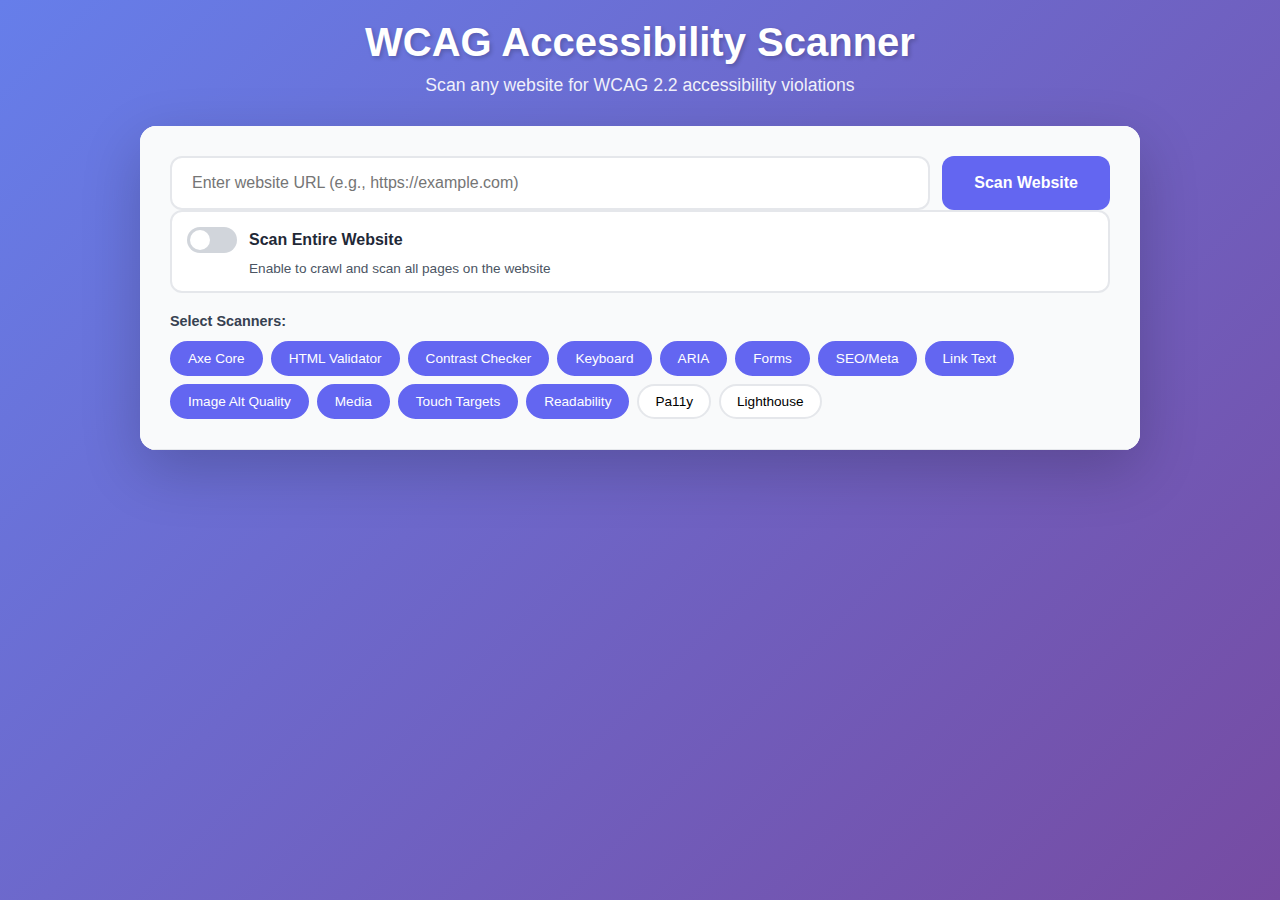
<file: templates/index.html>
<!DOCTYPE html>
<html lang="en">
<head>
    <meta charset="UTF-8">
    <meta name="viewport" content="width=device-width, initial-scale=1.0">
    <title>WCAG Accessibility Scanner</title>
    <style>
        :root {
            --primary: #6366f1;
            --primary-dark: #4f46e5;
            --success: #10b981;
            --warning: #f59e0b;
            --danger: #ef4444;
            --gray-50: #f9fafb;
            --gray-100: #f3f4f6;
            --gray-200: #e5e7eb;
            --gray-300: #d1d5db;
            --gray-600: #4b5563;
            --gray-700: #374151;
            --gray-800: #1f2937;
            --gray-900: #111827;
        }

        * {
            box-sizing: border-box;
            margin: 0;
            padding: 0;
        }

        body {
            font-family: -apple-system, BlinkMacSystemFont, 'Segoe UI', Roboto, 'Helvetica Neue', Arial, sans-serif;
            background: linear-gradient(135deg, #667eea 0%, #764ba2 100%);
            min-height: 100vh;
            padding: 20px;
        }

        .container {
            max-width: 1000px;
            margin: 0 auto;
        }

        .header {
            text-align: center;
            color: white;
            margin-bottom: 30px;
        }

        .header h1 {
            font-size: 2.5rem;
            margin-bottom: 10px;
            text-shadow: 2px 2px 4px rgba(0,0,0,0.2);
        }

        .header p {
            opacity: 0.9;
            font-size: 1.1rem;
        }

        .card {
            background: white;
            border-radius: 16px;
            box-shadow: 0 20px 60px rgba(0,0,0,0.2);
            overflow: hidden;
        }

        .scan-form {
            padding: 30px;
            background: var(--gray-50);
            border-bottom: 1px solid var(--gray-200);
        }

        .input-group {
            display: flex;
            gap: 12px;
        }

        .url-input {
            flex: 1;
            padding: 16px 20px;
            font-size: 1rem;
            border: 2px solid var(--gray-200);
            border-radius: 12px;
            outline: none;
            transition: all 0.3s;
        }

        .url-input:focus {
            border-color: var(--primary);
            box-shadow: 0 0 0 3px rgba(99, 102, 241, 0.1);
        }

        .scan-btn {
            padding: 16px 32px;
            font-size: 1rem;
            font-weight: 600;
            color: white;
            background: var(--primary);
            border: none;
            border-radius: 12px;
            cursor: pointer;
            transition: all 0.3s;
            display: flex;
            align-items: center;
            gap: 8px;
        }

        .scan-btn:hover:not(:disabled) {
            background: var(--primary-dark);
            transform: translateY(-2px);
        }

        .scan-btn:disabled {
            background: var(--gray-300);
            cursor: not-allowed;
        }

        .spinner {
            width: 20px;
            height: 20px;
            border: 2px solid transparent;
            border-top-color: white;
            border-radius: 50%;
            animation: spin 1s linear infinite;
        }

        @keyframes spin {
            to { transform: rotate(360deg); }
        }

        .scanner-options {
            margin-top: 20px;
        }

        .scanner-options h4 {
            color: var(--gray-700);
            margin-bottom: 12px;
            font-size: 0.9rem;
        }

        .scanners-grid {
            display: flex;
            flex-wrap: wrap;
            gap: 8px;
        }

        .scanner-checkbox {
            display: none;
        }

        .scanner-label {
            display: inline-block;
            padding: 8px 16px;
            background: white;
            border: 2px solid var(--gray-200);
            border-radius: 20px;
            font-size: 0.85rem;
            cursor: pointer;
            transition: all 0.2s;
        }

        .scanner-checkbox:checked + .scanner-label {
            background: var(--primary);
            border-color: var(--primary);
            color: white;
        }

        .scan-mode-toggle {
            margin-bottom: 20px;
            padding: 15px;
            background: white;
            border-radius: 12px;
            border: 2px solid var(--gray-200);
        }

        .toggle-container {
            display: flex;
            align-items: center;
            gap: 12px;
            cursor: pointer;
        }

        .toggle-container input {
            display: none;
        }

        .toggle-slider {
            width: 50px;
            height: 26px;
            background: var(--gray-300);
            border-radius: 13px;
            position: relative;
            transition: all 0.3s;
        }

        .toggle-slider::after {
            content: '';
            position: absolute;
            top: 3px;
            left: 3px;
            width: 20px;
            height: 20px;
            background: white;
            border-radius: 50%;
            transition: all 0.3s;
        }

        .toggle-container input:checked + .toggle-slider {
            background: var(--primary);
        }

        .toggle-container input:checked + .toggle-slider::after {
            left: 27px;
        }

        .toggle-label {
            font-weight: 600;
            color: var(--gray-800);
        }

        .toggle-hint {
            font-size: 0.85rem;
            color: var(--gray-600);
            margin-top: 8px;
            margin-left: 62px;
        }

        .site-wide-options {
            margin-bottom: 20px;
            padding: 15px;
            background: #f0f4ff;
            border-radius: 12px;
            border: 2px solid var(--primary);
        }

        .options-row {
            display: flex;
            gap: 20px;
            flex-wrap: wrap;
        }

        .option-group {
            display: flex;
            align-items: center;
            gap: 10px;
        }

        .option-group label {
            font-weight: 500;
            color: var(--gray-700);
        }

        .option-group select {
            padding: 8px 12px;
            border: 2px solid var(--gray-200);
            border-radius: 8px;
            background: white;
            font-size: 0.9rem;
        }

        .pages-summary {
            margin-top: 20px;
            padding: 15px;
            background: var(--gray-50);
            border-radius: 12px;
        }

        .pages-summary h4 {
            margin-bottom: 12px;
            color: var(--gray-700);
        }

        .page-item {
            display: flex;
            justify-content: space-between;
            align-items: center;
            padding: 10px;
            background: white;
            border-radius: 8px;
            margin-bottom: 8px;
        }

        .page-url {
            font-size: 0.85rem;
            color: var(--gray-700);
            overflow: hidden;
            text-overflow: ellipsis;
            white-space: nowrap;
            max-width: 60%;
        }

        .page-score {
            font-weight: 600;
            padding: 4px 10px;
            border-radius: 20px;
            font-size: 0.85rem;
        }

        .page-score.good { background: #ecfdf5; color: #059669; }
        .page-score.warning { background: #fffbeb; color: #b45309; }
        .page-score.bad { background: #fef2f2; color: #dc2626; }

        .progress-section {
            display: none;
            padding: 30px;
            text-align: center;
        }

        .progress-section.active {
            display: block;
        }

        .progress-bar-container {
            background: var(--gray-200);
            border-radius: 10px;
            height: 8px;
            margin: 20px 0;
            overflow: hidden;
        }

        .progress-bar {
            height: 100%;
            background: linear-gradient(90deg, var(--primary), #a855f7);
            border-radius: 10px;
            width: 0%;
            transition: width 0.5s ease;
            animation: progress-pulse 2s ease-in-out infinite;
        }

        @keyframes progress-pulse {
            0%, 100% { opacity: 1; }
            50% { opacity: 0.7; }
        }

        .progress-text {
            color: var(--gray-600);
            font-size: 0.95rem;
        }

        .results-section {
            display: none;
            padding: 30px;
        }

        .results-section.active {
            display: block;
        }

        .score-card {
            display: flex;
            align-items: center;
            justify-content: center;
            gap: 40px;
            margin-bottom: 30px;
            flex-wrap: wrap;
        }

        .score-circle {
            width: 150px;
            height: 150px;
            border-radius: 50%;
            display: flex;
            flex-direction: column;
            align-items: center;
            justify-content: center;
            color: white;
            font-weight: bold;
        }

        .score-circle.excellent { background: linear-gradient(135deg, #10b981, #059669); }
        .score-circle.good { background: linear-gradient(135deg, #f59e0b, #d97706); }
        .score-circle.poor { background: linear-gradient(135deg, #f97316, #ea580c); }
        .score-circle.critical { background: linear-gradient(135deg, #ef4444, #dc2626); }

        .score-value {
            font-size: 3rem;
            line-height: 1;
        }

        .score-label {
            font-size: 0.9rem;
            opacity: 0.9;
            margin-top: 5px;
        }

        .stats-grid {
            display: grid;
            grid-template-columns: repeat(4, 1fr);
            gap: 15px;
        }

        .stat-card {
            text-align: center;
            padding: 15px;
            background: var(--gray-50);
            border-radius: 12px;
        }

        .stat-value {
            font-size: 1.8rem;
            font-weight: bold;
        }

        .stat-label {
            font-size: 0.8rem;
            color: var(--gray-600);
            margin-top: 4px;
        }

        .stat-card.critical .stat-value { color: var(--danger); }
        .stat-card.serious .stat-value { color: #f97316; }
        .stat-card.moderate .stat-value { color: var(--warning); }
        .stat-card.minor .stat-value { color: var(--success); }

        .stats-summary {
            flex: 1;
        }

        .tests-summary {
            text-align: center;
            font-size: 1.2rem;
            color: var(--gray-700);
            margin-bottom: 15px;
            padding: 12px;
            background: var(--gray-100);
            border-radius: 10px;
        }

        .tests-summary .passed-count {
            font-weight: 700;
            color: var(--success);
            font-size: 1.4rem;
        }

        .download-section {
            display: flex;
            gap: 12px;
            justify-content: center;
            margin: 30px 0;
            flex-wrap: wrap;
        }

        .download-btn {
            padding: 12px 24px;
            font-size: 0.95rem;
            font-weight: 600;
            border: none;
            border-radius: 10px;
            cursor: pointer;
            transition: all 0.3s;
            display: flex;
            align-items: center;
            gap: 8px;
        }

        .download-btn.html {
            background: var(--primary);
            color: white;
        }

        .download-btn.json {
            background: var(--gray-700);
            color: white;
        }

        .download-btn:hover {
            transform: translateY(-2px);
            box-shadow: 0 4px 12px rgba(0,0,0,0.2);
        }

        .violations-list {
            margin-top: 30px;
            border-top: 1px solid var(--gray-200);
            padding-top: 30px;
        }

        .violations-header {
            display: flex;
            justify-content: space-between;
            align-items: center;
            margin-bottom: 20px;
        }

        .violations-header h3 {
            color: var(--gray-800);
        }

        .violation-item {
            background: var(--gray-50);
            border-radius: 12px;
            padding: 16px;
            margin-bottom: 12px;
            border-left: 4px solid var(--gray-300);
        }

        .violation-item.critical { border-color: var(--danger); }
        .violation-item.serious { border-color: #f97316; }
        .violation-item.moderate { border-color: var(--warning); }
        .violation-item.minor { border-color: var(--success); }

        .violation-header {
            display: flex;
            justify-content: space-between;
            align-items: flex-start;
            gap: 12px;
        }

        .violation-title {
            font-weight: 600;
            color: var(--gray-800);
            flex: 1;
        }

        .violation-badge {
            font-size: 0.75rem;
            font-weight: 600;
            padding: 4px 10px;
            border-radius: 20px;
            text-transform: uppercase;
        }

        .violation-badge.critical { background: #fef2f2; color: var(--danger); }
        .violation-badge.serious { background: #fff7ed; color: #ea580c; }
        .violation-badge.moderate { background: #fffbeb; color: #b45309; }
        .violation-badge.minor { background: #ecfdf5; color: #059669; }

        .violation-meta {
            display: flex;
            gap: 16px;
            margin-top: 8px;
            font-size: 0.85rem;
            color: var(--gray-600);
        }

        .new-scan-btn {
            display: block;
            width: 100%;
            padding: 16px;
            font-size: 1rem;
            font-weight: 600;
            color: var(--primary);
            background: white;
            border: 2px solid var(--primary);
            border-radius: 12px;
            cursor: pointer;
            margin-top: 20px;
            transition: all 0.3s;
        }

        .new-scan-btn:hover {
            background: var(--primary);
            color: white;
        }

        .error-message {
            background: #fef2f2;
            color: var(--danger);
            padding: 16px;
            border-radius: 12px;
            margin: 20px 0;
            display: none;
        }

        .error-message.active {
            display: block;
        }

        .tools-used {
            margin-top: 20px;
            padding: 20px;
            background: var(--gray-50);
            border-radius: 12px;
        }

        .tools-used h4 {
            margin-bottom: 12px;
            color: var(--gray-700);
        }

        .tools-grid {
            display: flex;
            flex-wrap: wrap;
            gap: 8px;
        }

        .tool-badge {
            padding: 6px 12px;
            background: white;
            border-radius: 20px;
            font-size: 0.8rem;
            display: flex;
            align-items: center;
            gap: 6px;
        }

        .tool-badge .dot {
            width: 8px;
            height: 8px;
            border-radius: 50%;
        }

        .tool-badge .dot.success { background: var(--success); }
        .tool-badge .dot.error { background: var(--danger); }

        @media (max-width: 600px) {
            .input-group {
                flex-direction: column;
            }

            .stats-grid {
                grid-template-columns: repeat(2, 1fr);
            }

            .score-card {
                gap: 20px;
            }
        }
    </style>
</head>
<body>
    <div class="container">
        <header class="header">
            <h1>WCAG Accessibility Scanner</h1>
            <p>Scan any website for WCAG 2.2 accessibility violations</p>
        </header>

        <div class="card">
            <!-- Scan Form -->
            <div class="scan-form" id="scanForm">
                <div class="input-group">
                    <input type="url"
                           class="url-input"
                           id="urlInput"
                           placeholder="Enter website URL (e.g., https://example.com)"
                           required>
                    <button class="scan-btn" id="scanBtn" onclick="startScan()">
                        <span id="btnText">Scan Website</span>
                        <div class="spinner" id="spinner" style="display: none;"></div>
                    </button>
                </div>

                <div class="scan-mode-toggle">
                    <label class="toggle-container">
                        <input type="checkbox" id="siteWideToggle" onchange="toggleSiteWideOptions()">
                        <span class="toggle-slider"></span>
                        <span class="toggle-label">Scan Entire Website</span>
                    </label>
                    <p class="toggle-hint">Enable to crawl and scan all pages on the website</p>
                </div>

                <div class="site-wide-options" id="siteWideOptions" style="display: none;">
                    <div class="options-row">
                        <div class="option-group">
                            <label for="maxPages">Max Pages:</label>
                            <select id="maxPages">
                                <option value="5">5 pages</option>
                                <option value="10">10 pages</option>
                                <option value="20" selected>20 pages</option>
                                <option value="50">50 pages</option>
                            </select>
                        </div>
                        <div class="option-group">
                            <label for="maxDepth">Crawl Depth:</label>
                            <select id="maxDepth">
                                <option value="1">1 level</option>
                                <option value="2" selected>2 levels</option>
                                <option value="3">3 levels</option>
                            </select>
                        </div>
                    </div>
                </div>

                <div class="scanner-options">
                    <h4>Select Scanners:</h4>
                    <div class="scanners-grid">
                        <input type="checkbox" id="scanner-axe" class="scanner-checkbox" value="axe" checked>
                        <label for="scanner-axe" class="scanner-label">Axe Core</label>

                        <input type="checkbox" id="scanner-html" class="scanner-checkbox" value="html_validator" checked>
                        <label for="scanner-html" class="scanner-label">HTML Validator</label>

                        <input type="checkbox" id="scanner-contrast" class="scanner-checkbox" value="contrast" checked>
                        <label for="scanner-contrast" class="scanner-label">Contrast Checker</label>

                        <input type="checkbox" id="scanner-keyboard" class="scanner-checkbox" value="keyboard" checked>
                        <label for="scanner-keyboard" class="scanner-label">Keyboard</label>

                        <input type="checkbox" id="scanner-aria" class="scanner-checkbox" value="aria" checked>
                        <label for="scanner-aria" class="scanner-label">ARIA</label>

                        <input type="checkbox" id="scanner-forms" class="scanner-checkbox" value="forms" checked>
                        <label for="scanner-forms" class="scanner-label">Forms</label>

                        <input type="checkbox" id="scanner-seo" class="scanner-checkbox" value="seo" checked>
                        <label for="scanner-seo" class="scanner-label">SEO/Meta</label>

                        <input type="checkbox" id="scanner-link-text" class="scanner-checkbox" value="link_text" checked>
                        <label for="scanner-link-text" class="scanner-label">Link Text</label>

                        <input type="checkbox" id="scanner-image-alt" class="scanner-checkbox" value="image_alt" checked>
                        <label for="scanner-image-alt" class="scanner-label">Image Alt Quality</label>

                        <input type="checkbox" id="scanner-media" class="scanner-checkbox" value="media" checked>
                        <label for="scanner-media" class="scanner-label">Media</label>

                        <input type="checkbox" id="scanner-touch-target" class="scanner-checkbox" value="touch_target" checked>
                        <label for="scanner-touch-target" class="scanner-label">Touch Targets</label>

                        <input type="checkbox" id="scanner-readability" class="scanner-checkbox" value="readability" checked>
                        <label for="scanner-readability" class="scanner-label">Readability</label>

                        <input type="checkbox" id="scanner-pa11y" class="scanner-checkbox" value="pa11y">
                        <label for="scanner-pa11y" class="scanner-label">Pa11y</label>

                        <input type="checkbox" id="scanner-lighthouse" class="scanner-checkbox" value="lighthouse">
                        <label for="scanner-lighthouse" class="scanner-label">Lighthouse</label>
                    </div>
                </div>

                <div class="error-message" id="errorMessage"></div>
            </div>

            <!-- Progress Section -->
            <div class="progress-section" id="progressSection">
                <h3>Scanning in Progress...</h3>
                <div class="progress-bar-container">
                    <div class="progress-bar" id="progressBar"></div>
                </div>
                <p class="progress-text" id="progressText">Initializing scanners...</p>
            </div>

            <!-- Results Section -->
            <div class="results-section" id="resultsSection">
                <div class="score-card">
                    <div class="score-circle" id="scoreCircle">
                        <span class="score-value" id="scoreValue">--</span>
                        <span class="score-label">Score %</span>
                    </div>

                    <div class="stats-summary">
                        <div class="tests-summary" id="testsSummary">
                            <span class="passed-count" id="passedCount">0</span> / <span id="totalCount">0</span> tests passed
                        </div>
                        <div class="stats-grid">
                            <div class="stat-card critical">
                                <div class="stat-value" id="criticalCount">0</div>
                                <div class="stat-label">Critical</div>
                            </div>
                            <div class="stat-card serious">
                                <div class="stat-value" id="seriousCount">0</div>
                                <div class="stat-label">Serious</div>
                            </div>
                            <div class="stat-card moderate">
                                <div class="stat-value" id="moderateCount">0</div>
                                <div class="stat-label">Moderate</div>
                            </div>
                            <div class="stat-card minor">
                                <div class="stat-value" id="minorCount">0</div>
                                <div class="stat-label">Minor</div>
                            </div>
                        </div>
                    </div>
                </div>

                <div class="download-section">
                    <button class="download-btn html" onclick="downloadReport('html')">
                        <svg width="20" height="20" fill="currentColor" viewBox="0 0 20 20">
                            <path d="M10 18a8 8 0 100-16 8 8 0 000 16zm1-11a1 1 0 10-2 0v3.586L7.707 9.293a1 1 0 00-1.414 1.414l3 3a1 1 0 001.414 0l3-3a1 1 0 00-1.414-1.414L11 10.586V7z"/>
                        </svg>
                        Download HTML Report
                    </button>
                    <button class="download-btn json" onclick="downloadReport('json')">
                        <svg width="20" height="20" fill="currentColor" viewBox="0 0 20 20">
                            <path d="M10 18a8 8 0 100-16 8 8 0 000 16zm1-11a1 1 0 10-2 0v3.586L7.707 9.293a1 1 0 00-1.414 1.414l3 3a1 1 0 001.414 0l3-3a1 1 0 00-1.414-1.414L11 10.586V7z"/>
                        </svg>
                        Download JSON Report
                    </button>
                </div>

                <div class="pages-summary" id="pagesSummary" style="display: none;">
                    <h4>Pages Scanned (<span id="pagesCount">0</span>)</h4>
                    <div id="pagesContainer"></div>
                </div>

                <div class="tools-used" id="toolsUsed">
                    <h4>Scanners Used:</h4>
                    <div class="tools-grid" id="toolsGrid"></div>
                </div>

                <div class="violations-list" id="violationsList">
                    <div class="violations-header">
                        <h3>Violations (<span id="totalViolations">0</span>)</h3>
                    </div>
                    <div id="violationsContainer"></div>
                </div>

                <button class="new-scan-btn" onclick="newScan()">Start New Scan</button>
            </div>
        </div>
    </div>

    <script>
        let currentScanId = null;
        let scanResult = null;
        let isSiteWide = false;

        function getSelectedScanners() {
            const checkboxes = document.querySelectorAll('.scanner-checkbox:checked');
            return Array.from(checkboxes).map(cb => cb.value);
        }

        function toggleSiteWideOptions() {
            const toggle = document.getElementById('siteWideToggle');
            const options = document.getElementById('siteWideOptions');
            options.style.display = toggle.checked ? 'block' : 'none';
        }

        async function startScan() {
            const urlInput = document.getElementById('urlInput');
            const url = urlInput.value.trim();

            if (!url) {
                showError('Please enter a valid URL');
                return;
            }

            // Validate URL
            try {
                new URL(url);
            } catch {
                showError('Please enter a valid URL (including https://)');
                return;
            }

            const scanners = getSelectedScanners();
            if (scanners.length === 0) {
                showError('Please select at least one scanner');
                return;
            }

            hideError();
            showProgress();

            // Check if site-wide scan
            isSiteWide = document.getElementById('siteWideToggle').checked;
            const maxPages = parseInt(document.getElementById('maxPages').value);
            const maxDepth = parseInt(document.getElementById('maxDepth').value);

            try {
                // Start scan
                const requestBody = {
                    url: url,
                    tools: scanners,
                    site_wide: isSiteWide,
                    max_pages: maxPages,
                    max_depth: maxDepth
                };

                const response = await fetch('/api/v1/scan', {
                    method: 'POST',
                    headers: { 'Content-Type': 'application/json' },
                    body: JSON.stringify(requestBody)
                });

                if (!response.ok) {
                    throw new Error('Failed to start scan');
                }

                const data = await response.json();
                currentScanId = data.scan_id;

                // Poll for results
                const msg = isSiteWide ? 'Crawling website...' : 'Scan started, running scanners...';
                updateProgress(10, msg);
                await pollForResults();

            } catch (error) {
                showError('Error: ' + error.message);
                hideProgress();
            }
        }

        async function pollForResults() {
            const checkResult = async () => {
                try {
                    const response = await fetch(`/api/v1/scan/${currentScanId}`);
                    const data = await response.json();

                    if (data.status === 'completed' || data.status === 'failed') {
                        if (data.status === 'completed') {
                            scanResult = data;
                            updateProgress(100, 'Scan complete!');
                            setTimeout(() => {
                                if (data.site_wide) {
                                    showSiteWideResults(data);
                                } else {
                                    showResults(data);
                                }
                            }, 500);
                        } else {
                            showError('Scan failed: ' + (data.error || 'Unknown error'));
                            hideProgress();
                        }
                        return;
                    }

                    // Update progress based on scan type
                    if (data.site_wide && data.progress) {
                        const prog = data.progress;
                        const phase = prog.phase === 'crawling' ? 'Crawling' : 'Scanning';
                        const pct = prog.total > 0 ? Math.round((prog.current / prog.total) * 100) : 10;
                        updateProgress(Math.min(90, pct), `${phase}: ${prog.message || ''}`);
                    } else {
                        updateProgress(50, 'Running accessibility checks...');
                    }

                    // Poll again
                    setTimeout(checkResult, 2000);

                } catch (error) {
                    showError('Error checking scan status');
                    hideProgress();
                }
            };

            await checkResult();
        }

        function updateProgress(percent, text) {
            document.getElementById('progressBar').style.width = percent + '%';
            document.getElementById('progressText').textContent = text;
        }

        function showProgress() {
            document.getElementById('scanBtn').disabled = true;
            document.getElementById('btnText').textContent = 'Scanning...';
            document.getElementById('spinner').style.display = 'block';
            document.getElementById('progressSection').classList.add('active');
            document.getElementById('resultsSection').classList.remove('active');
        }

        function hideProgress() {
            document.getElementById('scanBtn').disabled = false;
            document.getElementById('btnText').textContent = 'Scan Website';
            document.getElementById('spinner').style.display = 'none';
            document.getElementById('progressSection').classList.remove('active');
        }

        function showResults(data) {
            hideProgress();
            document.getElementById('resultsSection').classList.add('active');
            document.getElementById('pagesSummary').style.display = 'none';

            // Update score
            const score = Math.round(data.scores.overall);
            document.getElementById('scoreValue').textContent = score;

            const scoreCircle = document.getElementById('scoreCircle');
            scoreCircle.className = 'score-circle';
            if (score >= 90) scoreCircle.classList.add('excellent');
            else if (score >= 70) scoreCircle.classList.add('good');
            else if (score >= 50) scoreCircle.classList.add('poor');
            else scoreCircle.classList.add('critical');

            // Update tests passed/total
            const scores = data.scores;
            document.getElementById('passedCount').textContent = scores.total_rules_passed || 0;
            document.getElementById('totalCount').textContent = scores.total_rules_checked || 0;

            // Update stats
            const impact = data.summary.by_impact;
            document.getElementById('criticalCount').textContent = impact.critical || 0;
            document.getElementById('seriousCount').textContent = impact.serious || 0;
            document.getElementById('moderateCount').textContent = impact.moderate || 0;
            document.getElementById('minorCount').textContent = impact.minor || 0;
            document.getElementById('totalViolations').textContent = data.summary.total_violations;

            // Update tools used with scores
            const toolsGrid = document.getElementById('toolsGrid');
            toolsGrid.innerHTML = '';
            for (const [name, status] of Object.entries(data.tools_used)) {
                const badge = document.createElement('div');
                badge.className = 'tool-badge';
                const toolScore = status.score !== undefined ? status.score.toFixed(1) + '%' : 'N/A';
                const passedFailed = `${status.rules_passed}/${status.rules_checked}`;
                badge.innerHTML = `
                    <span class="dot ${status.status}"></span>
                    ${name}: ${toolScore} (${passedFailed})
                `;
                toolsGrid.appendChild(badge);
            }

            // Update violations list
            const container = document.getElementById('violationsContainer');
            container.innerHTML = '';

            data.violations.slice(0, 50).forEach(violation => {
                const item = document.createElement('div');
                item.className = `violation-item ${violation.impact}`;
                item.innerHTML = `
                    <div class="violation-header">
                        <span class="violation-title">${escapeHtml(violation.description)}</span>
                        <span class="violation-badge ${violation.impact}">${violation.impact}</span>
                    </div>
                    <div class="violation-meta">
                        <span>WCAG: ${violation.wcag_criteria.join(', ') || 'N/A'}</span>
                        <span>Detected by: ${violation.detected_by.join(', ')}</span>
                        <span>Instances: ${violation.instances.length}</span>
                    </div>
                `;
                container.appendChild(item);
            });

            if (data.violations.length > 50) {
                const more = document.createElement('p');
                more.style.textAlign = 'center';
                more.style.color = '#666';
                more.style.marginTop = '20px';
                more.textContent = `... and ${data.violations.length - 50} more violations. Download the full report to see all.`;
                container.appendChild(more);
            }
        }

        function showSiteWideResults(data) {
            hideProgress();
            document.getElementById('resultsSection').classList.add('active');

            // Update score
            const score = Math.round(data.overall_score);
            document.getElementById('scoreValue').textContent = score;

            const scoreCircle = document.getElementById('scoreCircle');
            scoreCircle.className = 'score-circle';
            if (score >= 90) scoreCircle.classList.add('excellent');
            else if (score >= 70) scoreCircle.classList.add('good');
            else if (score >= 50) scoreCircle.classList.add('poor');
            else scoreCircle.classList.add('critical');

            // Update tests passed/total
            document.getElementById('passedCount').textContent = data.total_rules_passed || 0;
            document.getElementById('totalCount').textContent = data.total_rules_checked || 0;

            // Update stats from summary
            const summary = data.summary || {};
            const impact = summary.by_impact || {};
            document.getElementById('criticalCount').textContent = impact.critical || 0;
            document.getElementById('seriousCount').textContent = impact.serious || 0;
            document.getElementById('moderateCount').textContent = impact.moderate || 0;
            document.getElementById('minorCount').textContent = impact.minor || 0;
            document.getElementById('totalViolations').textContent = data.unique_violations_count || 0;

            // Show pages summary
            const pagesSummary = document.getElementById('pagesSummary');
            const pagesContainer = document.getElementById('pagesContainer');
            pagesSummary.style.display = 'block';
            document.getElementById('pagesCount').textContent = data.pages_scanned || 0;

            pagesContainer.innerHTML = '';
            const pageResults = data.page_results || [];
            pageResults.forEach(page => {
                const item = document.createElement('div');
                item.className = 'page-item';

                let scoreClass = 'bad';
                if (page.score >= 90) scoreClass = 'good';
                else if (page.score >= 70) scoreClass = 'warning';

                item.innerHTML = `
                    <span class="page-url" title="${escapeHtml(page.url)}">${escapeHtml(page.url)}</span>
                    <span class="page-score ${scoreClass}">${page.score}% (${page.violations_count} issues)</span>
                `;
                pagesContainer.appendChild(item);
            });

            // Update tools used
            const toolsGrid = document.getElementById('toolsGrid');
            toolsGrid.innerHTML = '';
            const tools = data.tools_used || [];
            tools.forEach(tool => {
                const badge = document.createElement('div');
                badge.className = 'tool-badge';
                badge.innerHTML = `<span class="dot success"></span> ${tool}`;
                toolsGrid.appendChild(badge);
            });

            // Build violations from summary (site-wide doesn't return full violations list in API)
            const container = document.getElementById('violationsContainer');
            container.innerHTML = '';

            // Show worst pages info
            if (summary.worst_pages && summary.worst_pages.length > 0) {
                const worstSection = document.createElement('div');
                worstSection.style.marginBottom = '20px';
                worstSection.innerHTML = `
                    <h4 style="color: var(--gray-700); margin-bottom: 10px;">Pages with Most Issues:</h4>
                    ${summary.worst_pages.map(p => `
                        <div class="violation-item serious">
                            <div class="violation-header">
                                <span class="violation-title">${escapeHtml(p.url)}</span>
                                <span class="violation-badge serious">${p.violations} issues</span>
                            </div>
                            <div class="violation-meta">
                                <span>Score: ${p.score}%</span>
                            </div>
                        </div>
                    `).join('')}
                `;
                container.appendChild(worstSection);
            }

            // Summary message
            const summaryMsg = document.createElement('p');
            summaryMsg.style.textAlign = 'center';
            summaryMsg.style.color = '#666';
            summaryMsg.style.marginTop = '20px';
            summaryMsg.innerHTML = `
                <strong>${data.pages_scanned} pages scanned</strong> |
                <strong>${data.unique_violations_count} unique violations</strong> |
                <strong>${data.total_violations_count} total occurrences</strong><br>
                Average score: ${summary.average_score || 0}%
            `;
            container.appendChild(summaryMsg);
        }

        function downloadReport(format) {
            if (!currentScanId) return;
            window.open(`/api/v1/scan/${currentScanId}/download?format=${format}`, '_blank');
        }

        function newScan() {
            document.getElementById('resultsSection').classList.remove('active');
            document.getElementById('pagesSummary').style.display = 'none';
            document.getElementById('urlInput').value = '';
            document.getElementById('urlInput').focus();
            currentScanId = null;
            scanResult = null;
            isSiteWide = false;
        }

        function showError(message) {
            const errorEl = document.getElementById('errorMessage');
            errorEl.textContent = message;
            errorEl.classList.add('active');
        }

        function hideError() {
            document.getElementById('errorMessage').classList.remove('active');
        }

        function escapeHtml(text) {
            const div = document.createElement('div');
            div.textContent = text;
            return div.innerHTML;
        }

        // Enter key to submit
        document.getElementById('urlInput').addEventListener('keypress', function(e) {
            if (e.key === 'Enter') {
                startScan();
            }
        });
    </script>
</body>
</html>
</file>
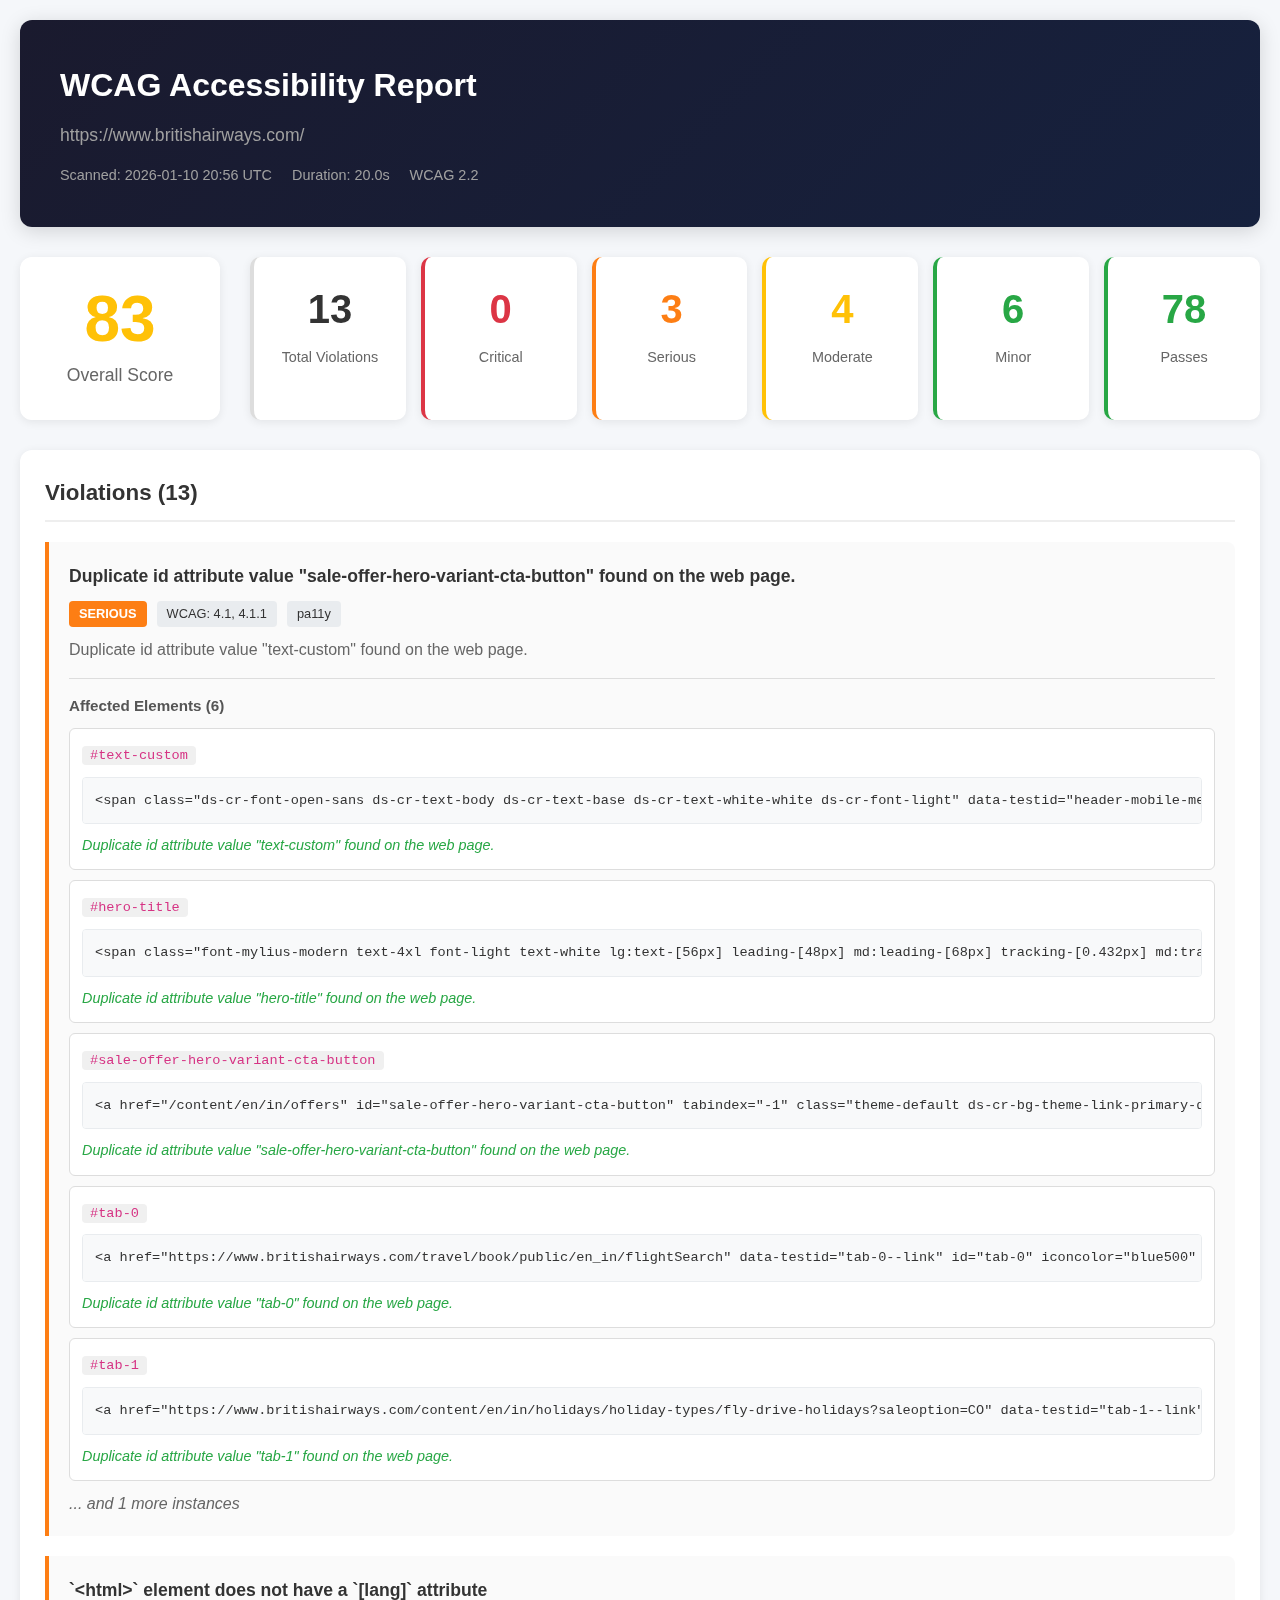
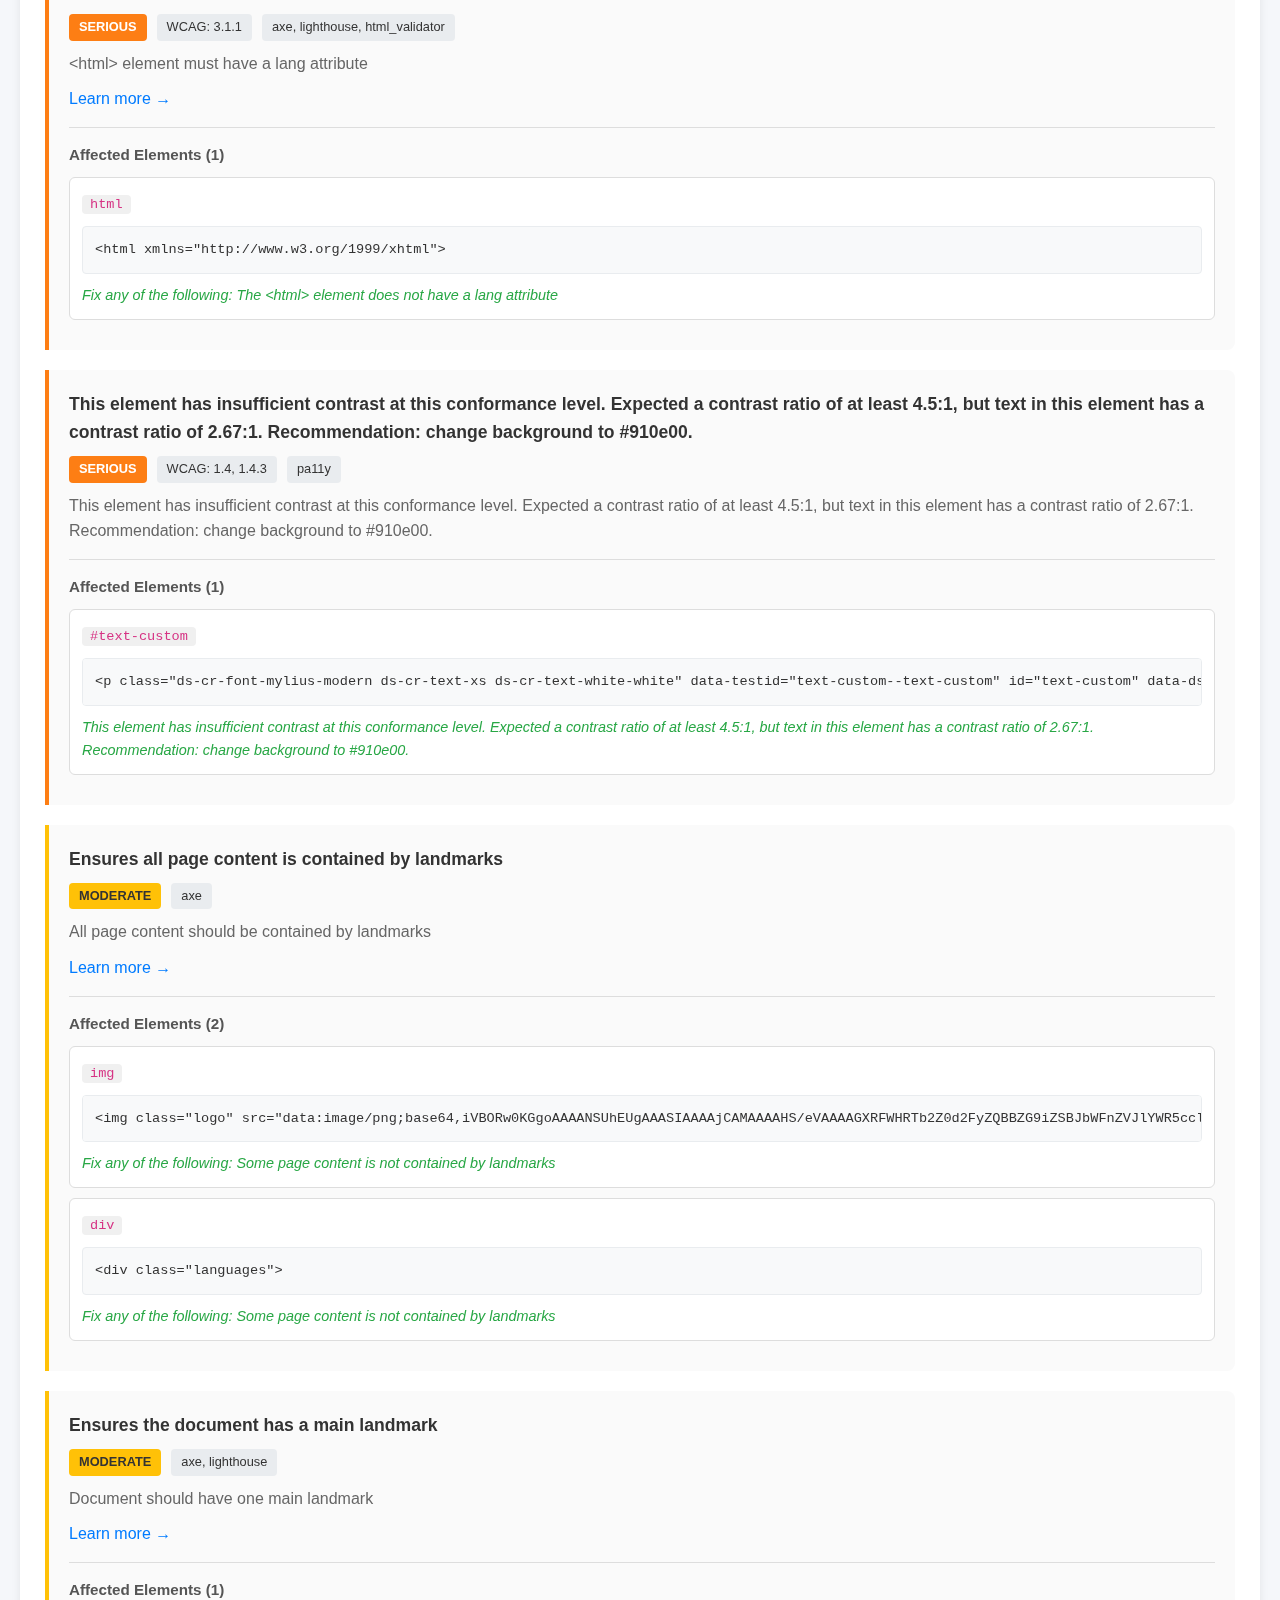
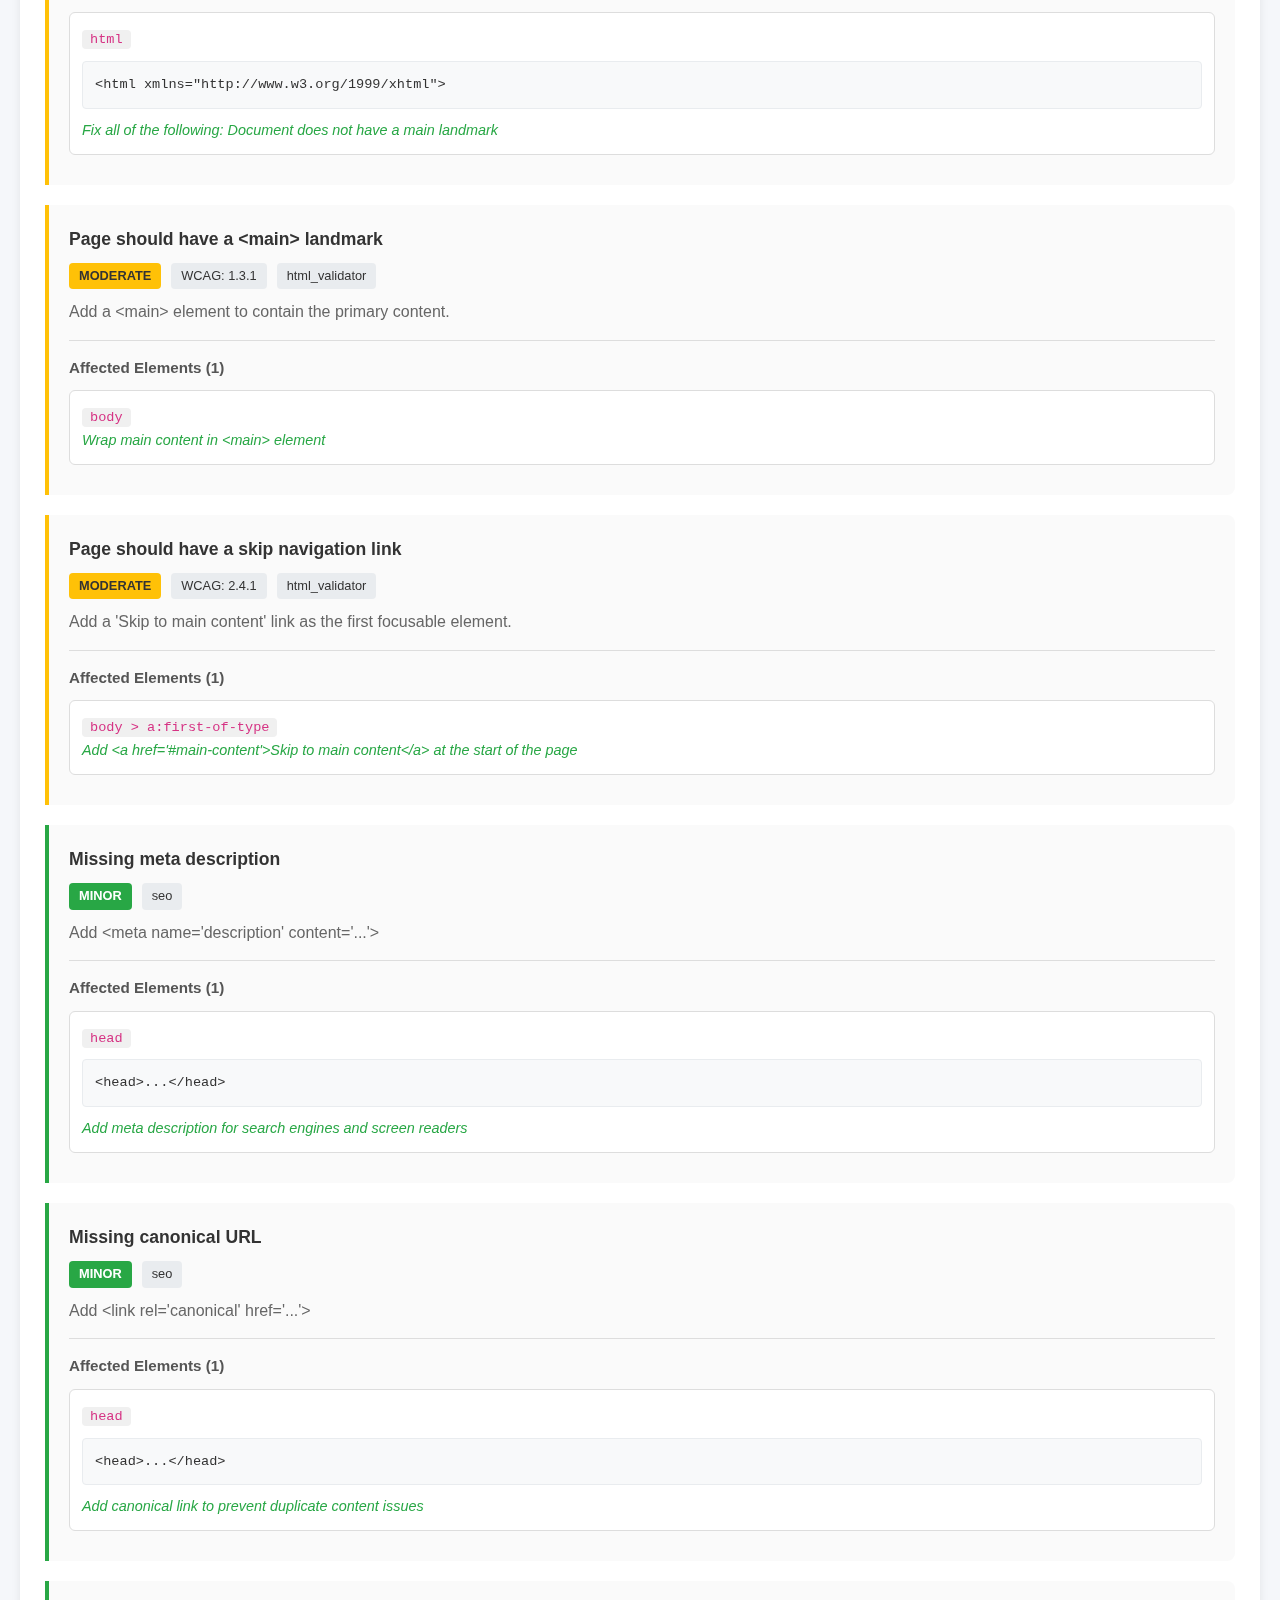
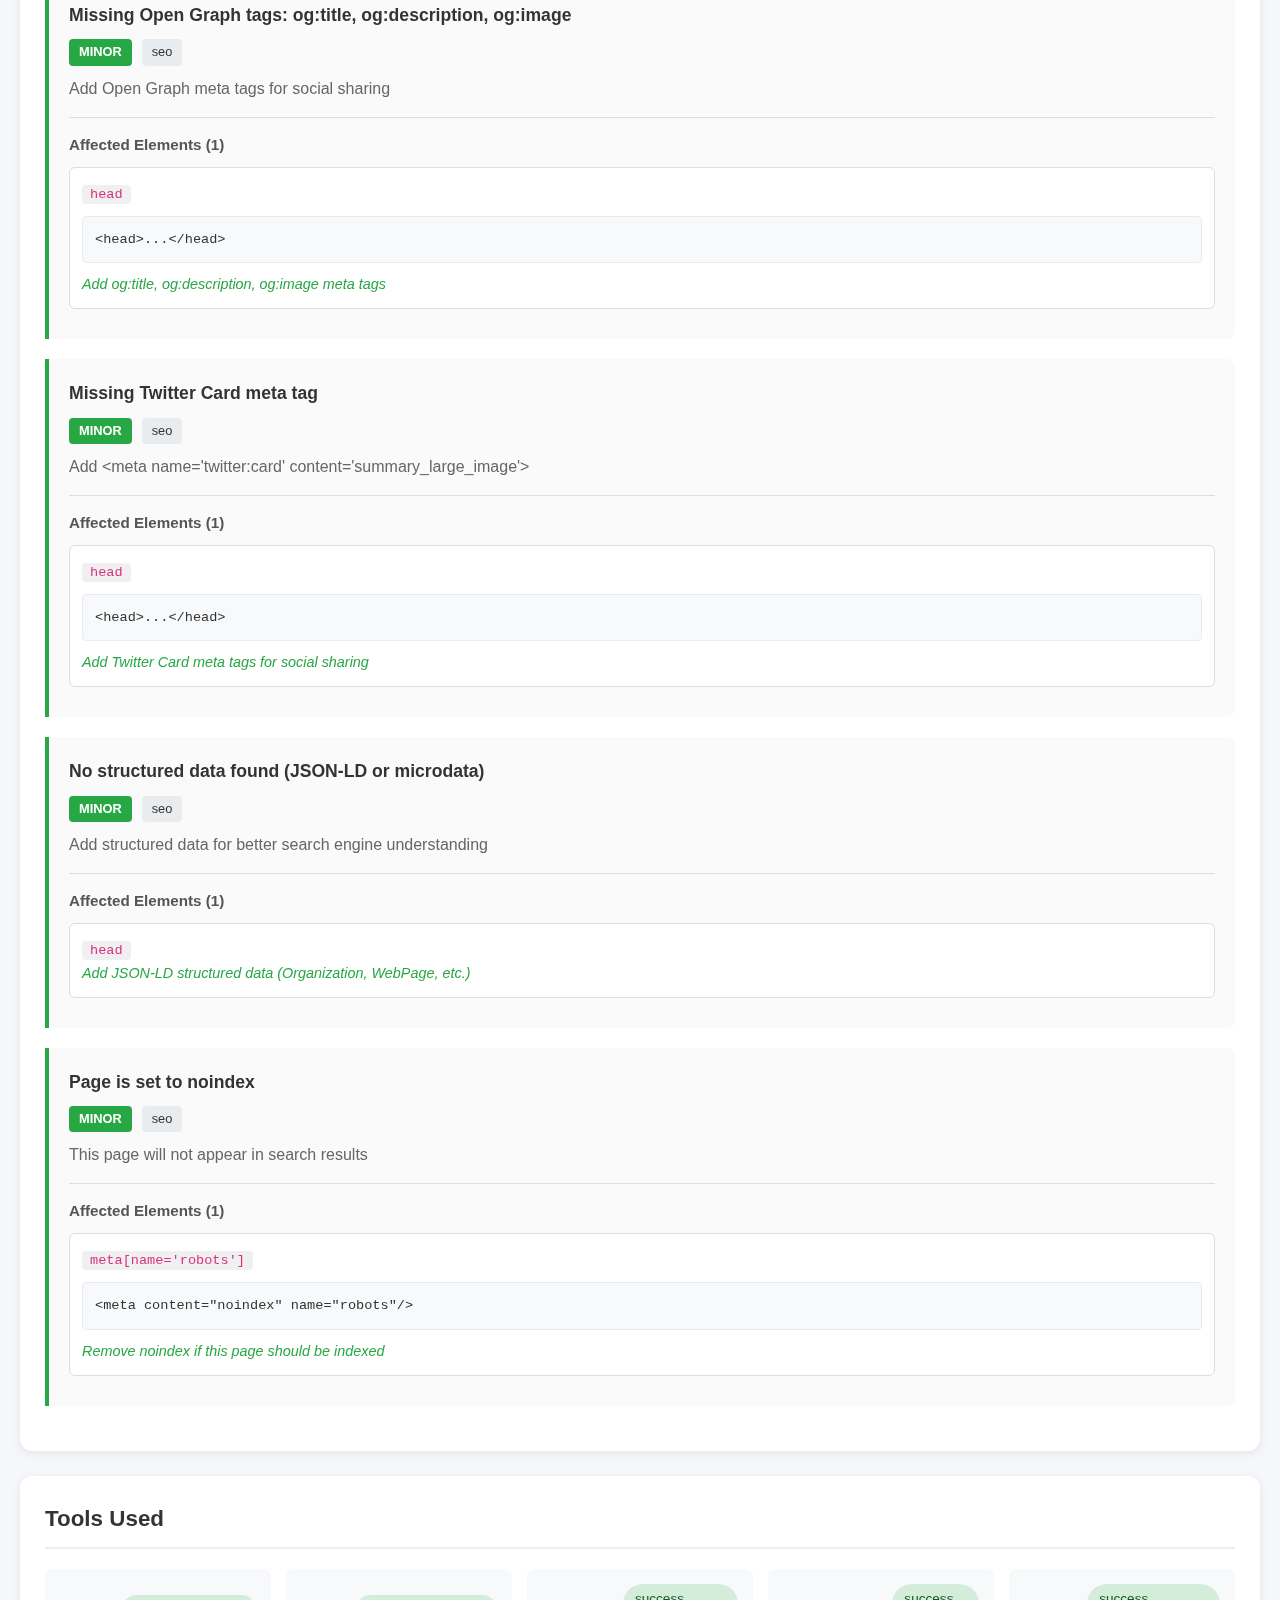
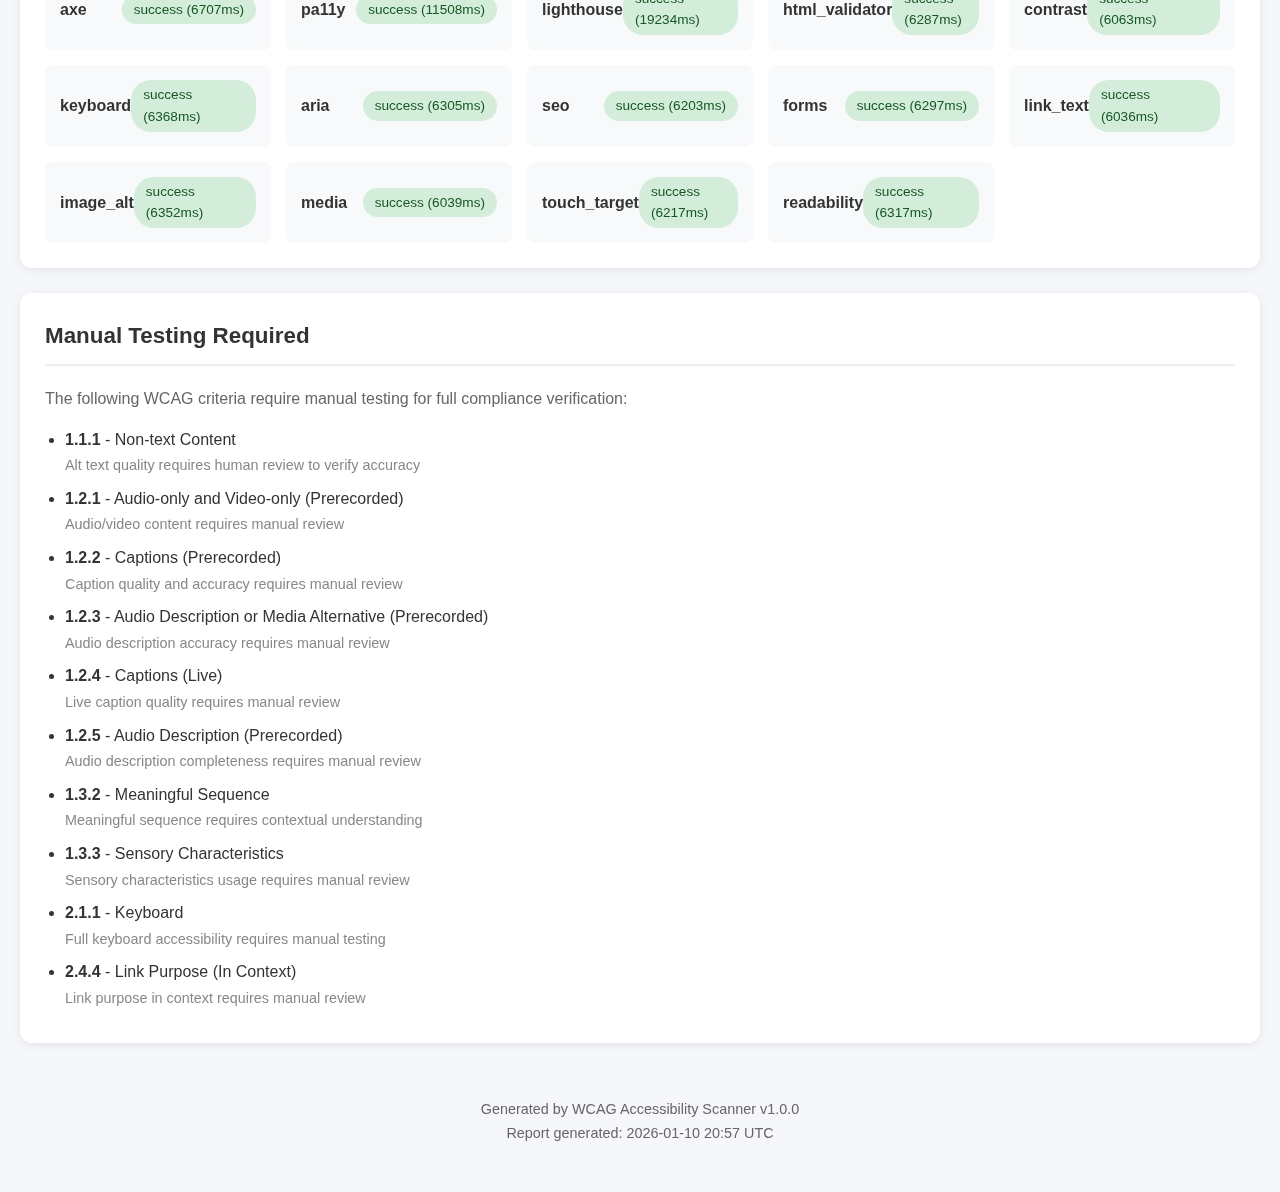
<file: britishairways_report.html>
<!DOCTYPE html>
<html lang="en">
<head>
    <meta charset="UTF-8">
    <meta name="viewport" content="width=device-width, initial-scale=1.0">
    <title>WCAG Accessibility Report - https://www.britishairways.com/</title>
    <style>
        :root {
            --color-critical: #dc3545;
            --color-serious: #fd7e14;
            --color-moderate: #ffc107;
            --color-minor: #28a745;
            --color-pass: #28a745;
            --bg-primary: #1a1a2e;
            --bg-secondary: #16213e;
            --text-primary: #ffffff;
            --text-secondary: #a0a0a0;
        }

        * {
            box-sizing: border-box;
            margin: 0;
            padding: 0;
        }

        body {
            font-family: -apple-system, BlinkMacSystemFont, 'Segoe UI', Roboto, Oxygen, Ubuntu, sans-serif;
            background: #f5f7fa;
            color: #333;
            line-height: 1.6;
        }

        .container {
            max-width: 1400px;
            margin: 0 auto;
            padding: 20px;
        }

        /* Header */
        .header {
            background: linear-gradient(135deg, var(--bg-primary), var(--bg-secondary));
            color: var(--text-primary);
            padding: 40px;
            border-radius: 12px;
            margin-bottom: 30px;
            box-shadow: 0 4px 20px rgba(0,0,0,0.15);
        }

        .header h1 {
            font-size: 2rem;
            margin-bottom: 10px;
        }

        .header .url {
            color: var(--text-secondary);
            word-break: break-all;
            font-size: 1.1rem;
        }

        .header .meta {
            margin-top: 15px;
            display: flex;
            gap: 20px;
            flex-wrap: wrap;
            font-size: 0.9rem;
            color: var(--text-secondary);
        }

        /* Score Card */
        .score-section {
            display: grid;
            grid-template-columns: 200px 1fr;
            gap: 30px;
            margin-bottom: 30px;
        }

        .score-card {
            background: white;
            border-radius: 12px;
            padding: 30px;
            text-align: center;
            box-shadow: 0 2px 10px rgba(0,0,0,0.08);
        }

        .score-card .score {
            font-size: 4rem;
            font-weight: 700;
            line-height: 1;
        }

        .score-card .score.excellent { color: var(--color-pass); }
        .score-card .score.good { color: var(--color-moderate); }
        .score-card .score.poor { color: var(--color-serious); }
        .score-card .score.critical { color: var(--color-critical); }

        .score-card .label {
            color: #666;
            margin-top: 10px;
            font-size: 1.1rem;
        }

        /* Summary Cards */
        .summary-grid {
            display: grid;
            grid-template-columns: repeat(auto-fit, minmax(150px, 1fr));
            gap: 15px;
        }

        .summary-card {
            background: white;
            border-radius: 10px;
            padding: 20px;
            text-align: center;
            box-shadow: 0 2px 10px rgba(0,0,0,0.08);
            border-left: 4px solid #ddd;
        }

        .summary-card.critical { border-color: var(--color-critical); }
        .summary-card.serious { border-color: var(--color-serious); }
        .summary-card.moderate { border-color: var(--color-moderate); }
        .summary-card.minor { border-color: var(--color-minor); }
        .summary-card.passes { border-color: var(--color-pass); }

        .summary-card .value {
            font-size: 2.5rem;
            font-weight: 700;
        }

        .summary-card.critical .value { color: var(--color-critical); }
        .summary-card.serious .value { color: var(--color-serious); }
        .summary-card.moderate .value { color: var(--color-moderate); }
        .summary-card.minor .value { color: var(--color-minor); }
        .summary-card.passes .value { color: var(--color-pass); }

        .summary-card .label {
            color: #666;
            font-size: 0.9rem;
            margin-top: 5px;
        }

        /* Sections */
        .section {
            background: white;
            border-radius: 12px;
            padding: 25px;
            margin-bottom: 25px;
            box-shadow: 0 2px 10px rgba(0,0,0,0.08);
        }

        .section h2 {
            font-size: 1.4rem;
            margin-bottom: 20px;
            padding-bottom: 10px;
            border-bottom: 2px solid #eee;
        }

        /* Violations */
        .violation {
            border-left: 4px solid #ddd;
            padding: 20px;
            margin-bottom: 20px;
            background: #fafafa;
            border-radius: 0 8px 8px 0;
        }

        .violation.critical { border-color: var(--color-critical); }
        .violation.serious { border-color: var(--color-serious); }
        .violation.moderate { border-color: var(--color-moderate); }
        .violation.minor { border-color: var(--color-minor); }

        .violation h3 {
            font-size: 1.1rem;
            margin-bottom: 10px;
        }

        .violation .meta {
            display: flex;
            gap: 10px;
            flex-wrap: wrap;
            margin-bottom: 10px;
        }

        .violation .tag {
            font-size: 0.8rem;
            padding: 3px 10px;
            border-radius: 4px;
            background: #e9ecef;
        }

        .violation .tag.impact {
            color: white;
            font-weight: 600;
            text-transform: uppercase;
        }

        .violation.critical .tag.impact { background: var(--color-critical); }
        .violation.serious .tag.impact { background: var(--color-serious); }
        .violation.moderate .tag.impact { background: var(--color-moderate); color: #333; }
        .violation.minor .tag.impact { background: var(--color-minor); }

        .violation .help {
            color: #666;
            margin-bottom: 10px;
        }

        .violation .learn-more {
            color: #007bff;
            text-decoration: none;
        }

        .violation .learn-more:hover {
            text-decoration: underline;
        }

        .violation .instances {
            margin-top: 15px;
            padding-top: 15px;
            border-top: 1px solid #ddd;
        }

        .violation .instances h4 {
            font-size: 0.95rem;
            margin-bottom: 10px;
            color: #555;
        }

        .instance {
            background: white;
            border: 1px solid #ddd;
            border-radius: 6px;
            padding: 12px;
            margin-bottom: 10px;
        }

        .instance code {
            background: #f0f0f0;
            padding: 2px 8px;
            border-radius: 4px;
            font-size: 0.85rem;
            color: #d63384;
        }

        .instance pre {
            background: #f8f9fa;
            padding: 12px;
            border-radius: 4px;
            overflow-x: auto;
            font-size: 0.85rem;
            margin: 10px 0;
            border: 1px solid #e9ecef;
        }

        .instance .fix {
            color: var(--color-pass);
            font-style: italic;
            font-size: 0.9rem;
        }

        /* Tools Section */
        .tools-grid {
            display: grid;
            grid-template-columns: repeat(auto-fit, minmax(200px, 1fr));
            gap: 15px;
        }

        .tool-card {
            background: #f8f9fa;
            border-radius: 8px;
            padding: 15px;
            display: flex;
            justify-content: space-between;
            align-items: center;
        }

        .tool-card .name {
            font-weight: 600;
        }

        .tool-card .status {
            padding: 4px 12px;
            border-radius: 20px;
            font-size: 0.85rem;
        }

        .tool-card .status.success {
            background: #d4edda;
            color: #155724;
        }

        .tool-card .status.error {
            background: #f8d7da;
            color: #721c24;
        }

        /* Footer */
        .footer {
            text-align: center;
            padding: 30px;
            color: #666;
            font-size: 0.9rem;
        }

        /* Responsive */
        @media (max-width: 768px) {
            .score-section {
                grid-template-columns: 1fr;
            }

            .summary-grid {
                grid-template-columns: repeat(2, 1fr);
            }

            .header {
                padding: 25px;
            }

            .header h1 {
                font-size: 1.5rem;
            }
        }

        /* Print styles */
        @media print {
            body {
                background: white;
            }

            .container {
                max-width: none;
            }

            .header {
                background: #333;
                -webkit-print-color-adjust: exact;
                print-color-adjust: exact;
            }

            .section {
                break-inside: avoid;
            }
        }
    </style>
</head>
<body>
    <div class="container">
        <header class="header">
            <h1>WCAG Accessibility Report</h1>
            <p class="url">https://www.britishairways.com/</p>
            <div class="meta">
                <span>Scanned: 2026-01-10 20:56 UTC</span>
                <span>Duration: 20.0s</span>
                <span>WCAG 2.2</span>
            </div>
        </header>

        <div class="score-section">
            <div class="score-card">
                
                <div class="score good">
                    83
                </div>
                <div class="label">Overall Score</div>
            </div>

            <div class="summary-grid">
                <div class="summary-card">
                    <div class="value">13</div>
                    <div class="label">Total Violations</div>
                </div>
                <div class="summary-card critical">
                    <div class="value">0</div>
                    <div class="label">Critical</div>
                </div>
                <div class="summary-card serious">
                    <div class="value">3</div>
                    <div class="label">Serious</div>
                </div>
                <div class="summary-card moderate">
                    <div class="value">4</div>
                    <div class="label">Moderate</div>
                </div>
                <div class="summary-card minor">
                    <div class="value">6</div>
                    <div class="label">Minor</div>
                </div>
                <div class="summary-card passes">
                    <div class="value">78</div>
                    <div class="label">Passes</div>
                </div>
            </div>
        </div>

        <section class="section">
            <h2>Violations (13)</h2>

            
                
                <div class="violation serious">
                    <h3>Duplicate id attribute value &#34;sale-offer-hero-variant-cta-button&#34; found on the web page.</h3>
                    <div class="meta">
                        <span class="tag impact">serious</span>
                        
                        <span class="tag">WCAG: 4.1, 4.1.1</span>
                        
                        <span class="tag">pa11y</span>
                    </div>

                    
                    <p class="help">Duplicate id attribute value &#34;text-custom&#34; found on the web page.</p>
                    

                    

                    
                    <div class="instances">
                        <h4>Affected Elements (6)</h4>
                        
                        <div class="instance">
                            
                            <code>#text-custom</code>
                            
                            
                            <pre>&lt;span class=&#34;ds-cr-font-open-sans ds-cr-text-body ds-cr-text-base ds-cr-text-white-white ds-cr-font-light&#34; data-testid=&#34;header-mobile-menu-title&#34; id=&#34;text-custom&#34; data-ds-cr-name=&#34;TextCustom&#34;&gt;Menu&lt;/span&gt;</pre>
                            
                            
                            <p class="fix">Duplicate id attribute value &#34;text-custom&#34; found on the web page.</p>
                            
                        </div>
                        
                        <div class="instance">
                            
                            <code>#hero-title</code>
                            
                            
                            <pre>&lt;span class=&#34;font-mylius-modern text-4xl font-light text-white lg:text-[56px] leading-[48px] md:leading-[68px] tracking-[0.432px] md:tracking-[0.672px]&#34; id=&#34;hero-title&#34;&gt;Sale now on&lt;/span&gt;</pre>
                            
                            
                            <p class="fix">Duplicate id attribute value &#34;hero-title&#34; found on the web page.</p>
                            
                        </div>
                        
                        <div class="instance">
                            
                            <code>#sale-offer-hero-variant-cta-button</code>
                            
                            
                            <pre>&lt;a href=&#34;/content/en/in/offers&#34; id=&#34;sale-offer-hero-variant-cta-button&#34; tabindex=&#34;-1&#34; class=&#34;theme-default ds-cr-bg-theme-link-primary-default ds-cr-group ds-cr-inline-flex ds-cr-items-center ds-cr-text-theme-link-primary-default ds-cr-underline ds-c...</pre>
                            
                            
                            <p class="fix">Duplicate id attribute value &#34;sale-offer-hero-variant-cta-button&#34; found on the web page.</p>
                            
                        </div>
                        
                        <div class="instance">
                            
                            <code>#tab-0</code>
                            
                            
                            <pre>&lt;a href=&#34;https://www.britishairways.com/travel/book/public/en_in/flightSearch&#34; data-testid=&#34;tab-0--link&#34; id=&#34;tab-0&#34; iconcolor=&#34;blue500&#34; class=&#34;theme-default ds-cr-bg-theme-link-primary-default ds-cr-group ds-cr-inline-flex ds-cr-items-center ds-cr-te...</pre>
                            
                            
                            <p class="fix">Duplicate id attribute value &#34;tab-0&#34; found on the web page.</p>
                            
                        </div>
                        
                        <div class="instance">
                            
                            <code>#tab-1</code>
                            
                            
                            <pre>&lt;a href=&#34;https://www.britishairways.com/content/en/in/holidays/holiday-types/fly-drive-holidays?saleoption=CO&#34; data-testid=&#34;tab-1--link&#34; id=&#34;tab-1&#34; iconcolor=&#34;blue500&#34; class=&#34;theme-default ds-cr-bg-theme-link-primary-default ds-cr-group ds-cr-inline-...</pre>
                            
                            
                            <p class="fix">Duplicate id attribute value &#34;tab-1&#34; found on the web page.</p>
                            
                        </div>
                        
                        
                        <p style="color: #666; font-style: italic;">
                            ... and 1 more instances
                        </p>
                        
                    </div>
                    
                </div>
                
                <div class="violation serious">
                    <h3>`&lt;html&gt;` element does not have a `[lang]` attribute</h3>
                    <div class="meta">
                        <span class="tag impact">serious</span>
                        
                        <span class="tag">WCAG: 3.1.1</span>
                        
                        <span class="tag">axe, lighthouse, html_validator</span>
                    </div>

                    
                    <p class="help">&lt;html&gt; element must have a lang attribute</p>
                    

                    
                    <a href="https://dequeuniversity.com/rules/axe/4.8/html-has-lang?application=axeAPI" target="_blank" class="learn-more">Learn more →</a>
                    

                    
                    <div class="instances">
                        <h4>Affected Elements (1)</h4>
                        
                        <div class="instance">
                            
                            <code>html</code>
                            
                            
                            <pre>&lt;html xmlns=&#34;http://www.w3.org/1999/xhtml&#34;&gt;</pre>
                            
                            
                            <p class="fix">Fix any of the following:
  The &lt;html&gt; element does not have a lang attribute</p>
                            
                        </div>
                        
                        
                    </div>
                    
                </div>
                
                <div class="violation serious">
                    <h3>This element has insufficient contrast at this conformance level. Expected a contrast ratio of at least 4.5:1, but text in this element has a contrast ratio of 2.67:1. Recommendation:  change background to #910e00.</h3>
                    <div class="meta">
                        <span class="tag impact">serious</span>
                        
                        <span class="tag">WCAG: 1.4, 1.4.3</span>
                        
                        <span class="tag">pa11y</span>
                    </div>

                    
                    <p class="help">This element has insufficient contrast at this conformance level. Expected a contrast ratio of at least 4.5:1, but text in this element has a contrast ratio of 2.67:1. Recommendation:  change background to #910e00.</p>
                    

                    

                    
                    <div class="instances">
                        <h4>Affected Elements (1)</h4>
                        
                        <div class="instance">
                            
                            <code>#text-custom</code>
                            
                            
                            <pre>&lt;p class=&#34;ds-cr-font-mylius-modern ds-cr-text-xs ds-cr-text-white-white&#34; data-testid=&#34;text-custom--text-custom&#34; id=&#34;text-custom&#34; data-ds-cr-name=&#34;TextCustom&#34;&gt;Return, from Mumbai, Mar 2026&lt;/p&gt;</pre>
                            
                            
                            <p class="fix">This element has insufficient contrast at this conformance level. Expected a contrast ratio of at least 4.5:1, but text in this element has a contrast ratio of 2.67:1. Recommendation:  change background to #910e00.</p>
                            
                        </div>
                        
                        
                    </div>
                    
                </div>
                
                <div class="violation moderate">
                    <h3>Ensures all page content is contained by landmarks</h3>
                    <div class="meta">
                        <span class="tag impact">moderate</span>
                        
                        <span class="tag">axe</span>
                    </div>

                    
                    <p class="help">All page content should be contained by landmarks</p>
                    

                    
                    <a href="https://dequeuniversity.com/rules/axe/4.8/region?application=axeAPI" target="_blank" class="learn-more">Learn more →</a>
                    

                    
                    <div class="instances">
                        <h4>Affected Elements (2)</h4>
                        
                        <div class="instance">
                            
                            <code>img</code>
                            
                            
                            <pre>&lt;img class=&#34;logo&#34; src=&#34;[data-uri]</pre>
                            
                            
                            <p class="fix">Fix any of the following:
  Some page content is not contained by landmarks</p>
                            
                        </div>
                        
                        <div class="instance">
                            
                            <code>div</code>
                            
                            
                            <pre>&lt;div class=&#34;languages&#34;&gt;</pre>
                            
                            
                            <p class="fix">Fix any of the following:
  Some page content is not contained by landmarks</p>
                            
                        </div>
                        
                        
                    </div>
                    
                </div>
                
                <div class="violation moderate">
                    <h3>Ensures the document has a main landmark</h3>
                    <div class="meta">
                        <span class="tag impact">moderate</span>
                        
                        <span class="tag">axe, lighthouse</span>
                    </div>

                    
                    <p class="help">Document should have one main landmark</p>
                    

                    
                    <a href="https://dequeuniversity.com/rules/axe/4.8/landmark-one-main?application=axeAPI" target="_blank" class="learn-more">Learn more →</a>
                    

                    
                    <div class="instances">
                        <h4>Affected Elements (1)</h4>
                        
                        <div class="instance">
                            
                            <code>html</code>
                            
                            
                            <pre>&lt;html xmlns=&#34;http://www.w3.org/1999/xhtml&#34;&gt;</pre>
                            
                            
                            <p class="fix">Fix all of the following:
  Document does not have a main landmark</p>
                            
                        </div>
                        
                        
                    </div>
                    
                </div>
                
                <div class="violation moderate">
                    <h3>Page should have a &lt;main&gt; landmark</h3>
                    <div class="meta">
                        <span class="tag impact">moderate</span>
                        
                        <span class="tag">WCAG: 1.3.1</span>
                        
                        <span class="tag">html_validator</span>
                    </div>

                    
                    <p class="help">Add a &lt;main&gt; element to contain the primary content.</p>
                    

                    

                    
                    <div class="instances">
                        <h4>Affected Elements (1)</h4>
                        
                        <div class="instance">
                            
                            <code>body</code>
                            
                            
                            
                            <p class="fix">Wrap main content in &lt;main&gt; element</p>
                            
                        </div>
                        
                        
                    </div>
                    
                </div>
                
                <div class="violation moderate">
                    <h3>Page should have a skip navigation link</h3>
                    <div class="meta">
                        <span class="tag impact">moderate</span>
                        
                        <span class="tag">WCAG: 2.4.1</span>
                        
                        <span class="tag">html_validator</span>
                    </div>

                    
                    <p class="help">Add a &#39;Skip to main content&#39; link as the first focusable element.</p>
                    

                    

                    
                    <div class="instances">
                        <h4>Affected Elements (1)</h4>
                        
                        <div class="instance">
                            
                            <code>body &gt; a:first-of-type</code>
                            
                            
                            
                            <p class="fix">Add &lt;a href=&#39;#main-content&#39;&gt;Skip to main content&lt;/a&gt; at the start of the page</p>
                            
                        </div>
                        
                        
                    </div>
                    
                </div>
                
                <div class="violation minor">
                    <h3>Missing meta description</h3>
                    <div class="meta">
                        <span class="tag impact">minor</span>
                        
                        <span class="tag">seo</span>
                    </div>

                    
                    <p class="help">Add &lt;meta name=&#39;description&#39; content=&#39;...&#39;&gt;</p>
                    

                    

                    
                    <div class="instances">
                        <h4>Affected Elements (1)</h4>
                        
                        <div class="instance">
                            
                            <code>head</code>
                            
                            
                            <pre>&lt;head&gt;...&lt;/head&gt;</pre>
                            
                            
                            <p class="fix">Add meta description for search engines and screen readers</p>
                            
                        </div>
                        
                        
                    </div>
                    
                </div>
                
                <div class="violation minor">
                    <h3>Missing canonical URL</h3>
                    <div class="meta">
                        <span class="tag impact">minor</span>
                        
                        <span class="tag">seo</span>
                    </div>

                    
                    <p class="help">Add &lt;link rel=&#39;canonical&#39; href=&#39;...&#39;&gt;</p>
                    

                    

                    
                    <div class="instances">
                        <h4>Affected Elements (1)</h4>
                        
                        <div class="instance">
                            
                            <code>head</code>
                            
                            
                            <pre>&lt;head&gt;...&lt;/head&gt;</pre>
                            
                            
                            <p class="fix">Add canonical link to prevent duplicate content issues</p>
                            
                        </div>
                        
                        
                    </div>
                    
                </div>
                
                <div class="violation minor">
                    <h3>Missing Open Graph tags: og:title, og:description, og:image</h3>
                    <div class="meta">
                        <span class="tag impact">minor</span>
                        
                        <span class="tag">seo</span>
                    </div>

                    
                    <p class="help">Add Open Graph meta tags for social sharing</p>
                    

                    

                    
                    <div class="instances">
                        <h4>Affected Elements (1)</h4>
                        
                        <div class="instance">
                            
                            <code>head</code>
                            
                            
                            <pre>&lt;head&gt;...&lt;/head&gt;</pre>
                            
                            
                            <p class="fix">Add og:title, og:description, og:image meta tags</p>
                            
                        </div>
                        
                        
                    </div>
                    
                </div>
                
                <div class="violation minor">
                    <h3>Missing Twitter Card meta tag</h3>
                    <div class="meta">
                        <span class="tag impact">minor</span>
                        
                        <span class="tag">seo</span>
                    </div>

                    
                    <p class="help">Add &lt;meta name=&#39;twitter:card&#39; content=&#39;summary_large_image&#39;&gt;</p>
                    

                    

                    
                    <div class="instances">
                        <h4>Affected Elements (1)</h4>
                        
                        <div class="instance">
                            
                            <code>head</code>
                            
                            
                            <pre>&lt;head&gt;...&lt;/head&gt;</pre>
                            
                            
                            <p class="fix">Add Twitter Card meta tags for social sharing</p>
                            
                        </div>
                        
                        
                    </div>
                    
                </div>
                
                <div class="violation minor">
                    <h3>No structured data found (JSON-LD or microdata)</h3>
                    <div class="meta">
                        <span class="tag impact">minor</span>
                        
                        <span class="tag">seo</span>
                    </div>

                    
                    <p class="help">Add structured data for better search engine understanding</p>
                    

                    

                    
                    <div class="instances">
                        <h4>Affected Elements (1)</h4>
                        
                        <div class="instance">
                            
                            <code>head</code>
                            
                            
                            
                            <p class="fix">Add JSON-LD structured data (Organization, WebPage, etc.)</p>
                            
                        </div>
                        
                        
                    </div>
                    
                </div>
                
                <div class="violation minor">
                    <h3>Page is set to noindex</h3>
                    <div class="meta">
                        <span class="tag impact">minor</span>
                        
                        <span class="tag">seo</span>
                    </div>

                    
                    <p class="help">This page will not appear in search results</p>
                    

                    

                    
                    <div class="instances">
                        <h4>Affected Elements (1)</h4>
                        
                        <div class="instance">
                            
                            <code>meta[name=&#39;robots&#39;]</code>
                            
                            
                            <pre>&lt;meta content=&#34;noindex&#34; name=&#34;robots&#34;/&gt;</pre>
                            
                            
                            <p class="fix">Remove noindex if this page should be indexed</p>
                            
                        </div>
                        
                        
                    </div>
                    
                </div>
                
            
        </section>

        <section class="section">
            <h2>Tools Used</h2>
            <div class="tools-grid">
                
                <div class="tool-card">
                    <span class="name">axe</span>
                    <span class="status success">
                        success
                         (6707ms)
                    </span>
                </div>
                
                <div class="tool-card">
                    <span class="name">pa11y</span>
                    <span class="status success">
                        success
                         (11508ms)
                    </span>
                </div>
                
                <div class="tool-card">
                    <span class="name">lighthouse</span>
                    <span class="status success">
                        success
                         (19234ms)
                    </span>
                </div>
                
                <div class="tool-card">
                    <span class="name">html_validator</span>
                    <span class="status success">
                        success
                         (6287ms)
                    </span>
                </div>
                
                <div class="tool-card">
                    <span class="name">contrast</span>
                    <span class="status success">
                        success
                         (6063ms)
                    </span>
                </div>
                
                <div class="tool-card">
                    <span class="name">keyboard</span>
                    <span class="status success">
                        success
                         (6368ms)
                    </span>
                </div>
                
                <div class="tool-card">
                    <span class="name">aria</span>
                    <span class="status success">
                        success
                         (6305ms)
                    </span>
                </div>
                
                <div class="tool-card">
                    <span class="name">seo</span>
                    <span class="status success">
                        success
                         (6203ms)
                    </span>
                </div>
                
                <div class="tool-card">
                    <span class="name">forms</span>
                    <span class="status success">
                        success
                         (6297ms)
                    </span>
                </div>
                
                <div class="tool-card">
                    <span class="name">link_text</span>
                    <span class="status success">
                        success
                         (6036ms)
                    </span>
                </div>
                
                <div class="tool-card">
                    <span class="name">image_alt</span>
                    <span class="status success">
                        success
                         (6352ms)
                    </span>
                </div>
                
                <div class="tool-card">
                    <span class="name">media</span>
                    <span class="status success">
                        success
                         (6039ms)
                    </span>
                </div>
                
                <div class="tool-card">
                    <span class="name">touch_target</span>
                    <span class="status success">
                        success
                         (6217ms)
                    </span>
                </div>
                
                <div class="tool-card">
                    <span class="name">readability</span>
                    <span class="status success">
                        success
                         (6317ms)
                    </span>
                </div>
                
            </div>
        </section>

        <section class="section">
            <h2>Manual Testing Required</h2>
            <p style="color: #666; margin-bottom: 15px;">
                The following WCAG criteria require manual testing for full compliance verification:
            </p>
            <ul style="padding-left: 20px;">
                
                <li style="margin-bottom: 8px;">
                    <strong>1.1.1</strong> - Non-text Content
                    <br><span style="color: #888; font-size: 0.9rem;">Alt text quality requires human review to verify accuracy</span>
                </li>
                
                <li style="margin-bottom: 8px;">
                    <strong>1.2.1</strong> - Audio-only and Video-only (Prerecorded)
                    <br><span style="color: #888; font-size: 0.9rem;">Audio/video content requires manual review</span>
                </li>
                
                <li style="margin-bottom: 8px;">
                    <strong>1.2.2</strong> - Captions (Prerecorded)
                    <br><span style="color: #888; font-size: 0.9rem;">Caption quality and accuracy requires manual review</span>
                </li>
                
                <li style="margin-bottom: 8px;">
                    <strong>1.2.3</strong> - Audio Description or Media Alternative (Prerecorded)
                    <br><span style="color: #888; font-size: 0.9rem;">Audio description accuracy requires manual review</span>
                </li>
                
                <li style="margin-bottom: 8px;">
                    <strong>1.2.4</strong> - Captions (Live)
                    <br><span style="color: #888; font-size: 0.9rem;">Live caption quality requires manual review</span>
                </li>
                
                <li style="margin-bottom: 8px;">
                    <strong>1.2.5</strong> - Audio Description (Prerecorded)
                    <br><span style="color: #888; font-size: 0.9rem;">Audio description completeness requires manual review</span>
                </li>
                
                <li style="margin-bottom: 8px;">
                    <strong>1.3.2</strong> - Meaningful Sequence
                    <br><span style="color: #888; font-size: 0.9rem;">Meaningful sequence requires contextual understanding</span>
                </li>
                
                <li style="margin-bottom: 8px;">
                    <strong>1.3.3</strong> - Sensory Characteristics
                    <br><span style="color: #888; font-size: 0.9rem;">Sensory characteristics usage requires manual review</span>
                </li>
                
                <li style="margin-bottom: 8px;">
                    <strong>2.1.1</strong> - Keyboard
                    <br><span style="color: #888; font-size: 0.9rem;">Full keyboard accessibility requires manual testing</span>
                </li>
                
                <li style="margin-bottom: 8px;">
                    <strong>2.4.4</strong> - Link Purpose (In Context)
                    <br><span style="color: #888; font-size: 0.9rem;">Link purpose in context requires manual review</span>
                </li>
                
            </ul>
        </section>

        <footer class="footer">
            <p>Generated by WCAG Accessibility Scanner v1.0.0</p>
            <p>Report generated: 2026-01-10 20:57 UTC</p>
        </footer>
    </div>
</body>
</html>
</file>
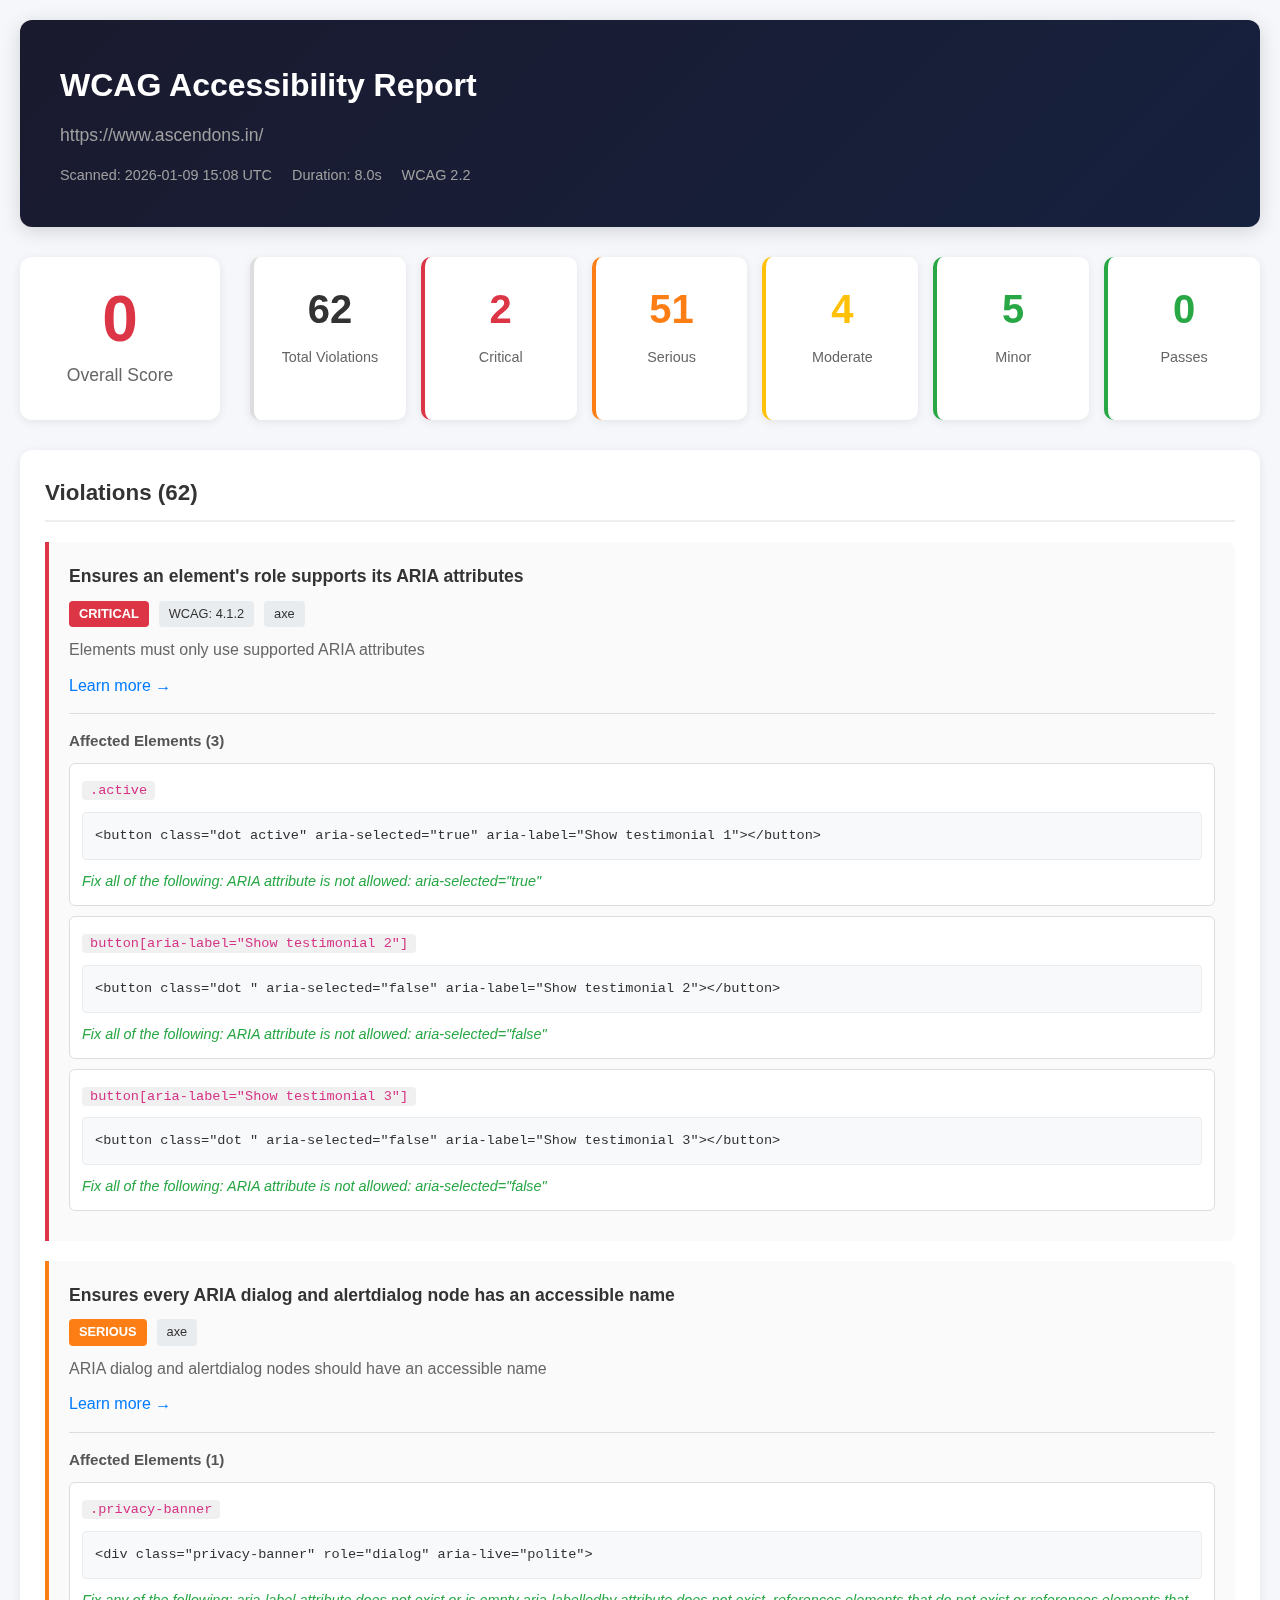
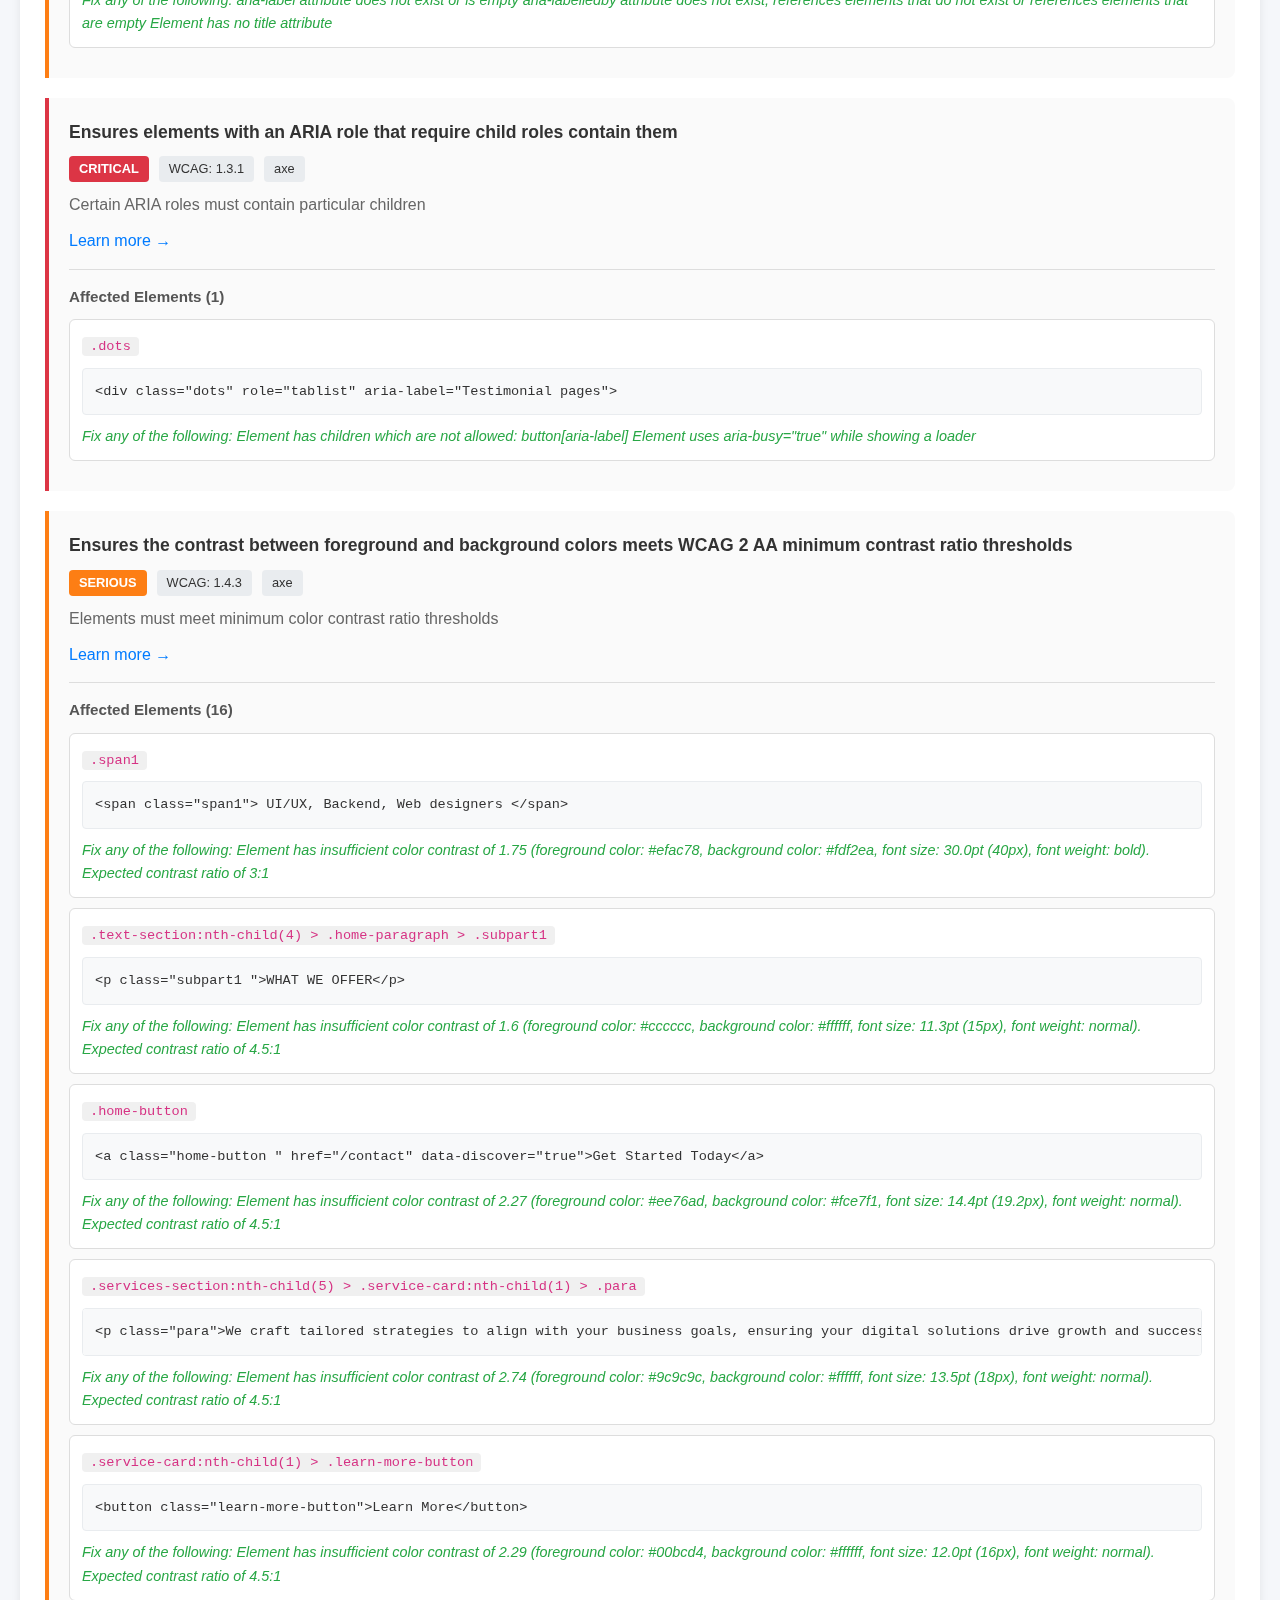
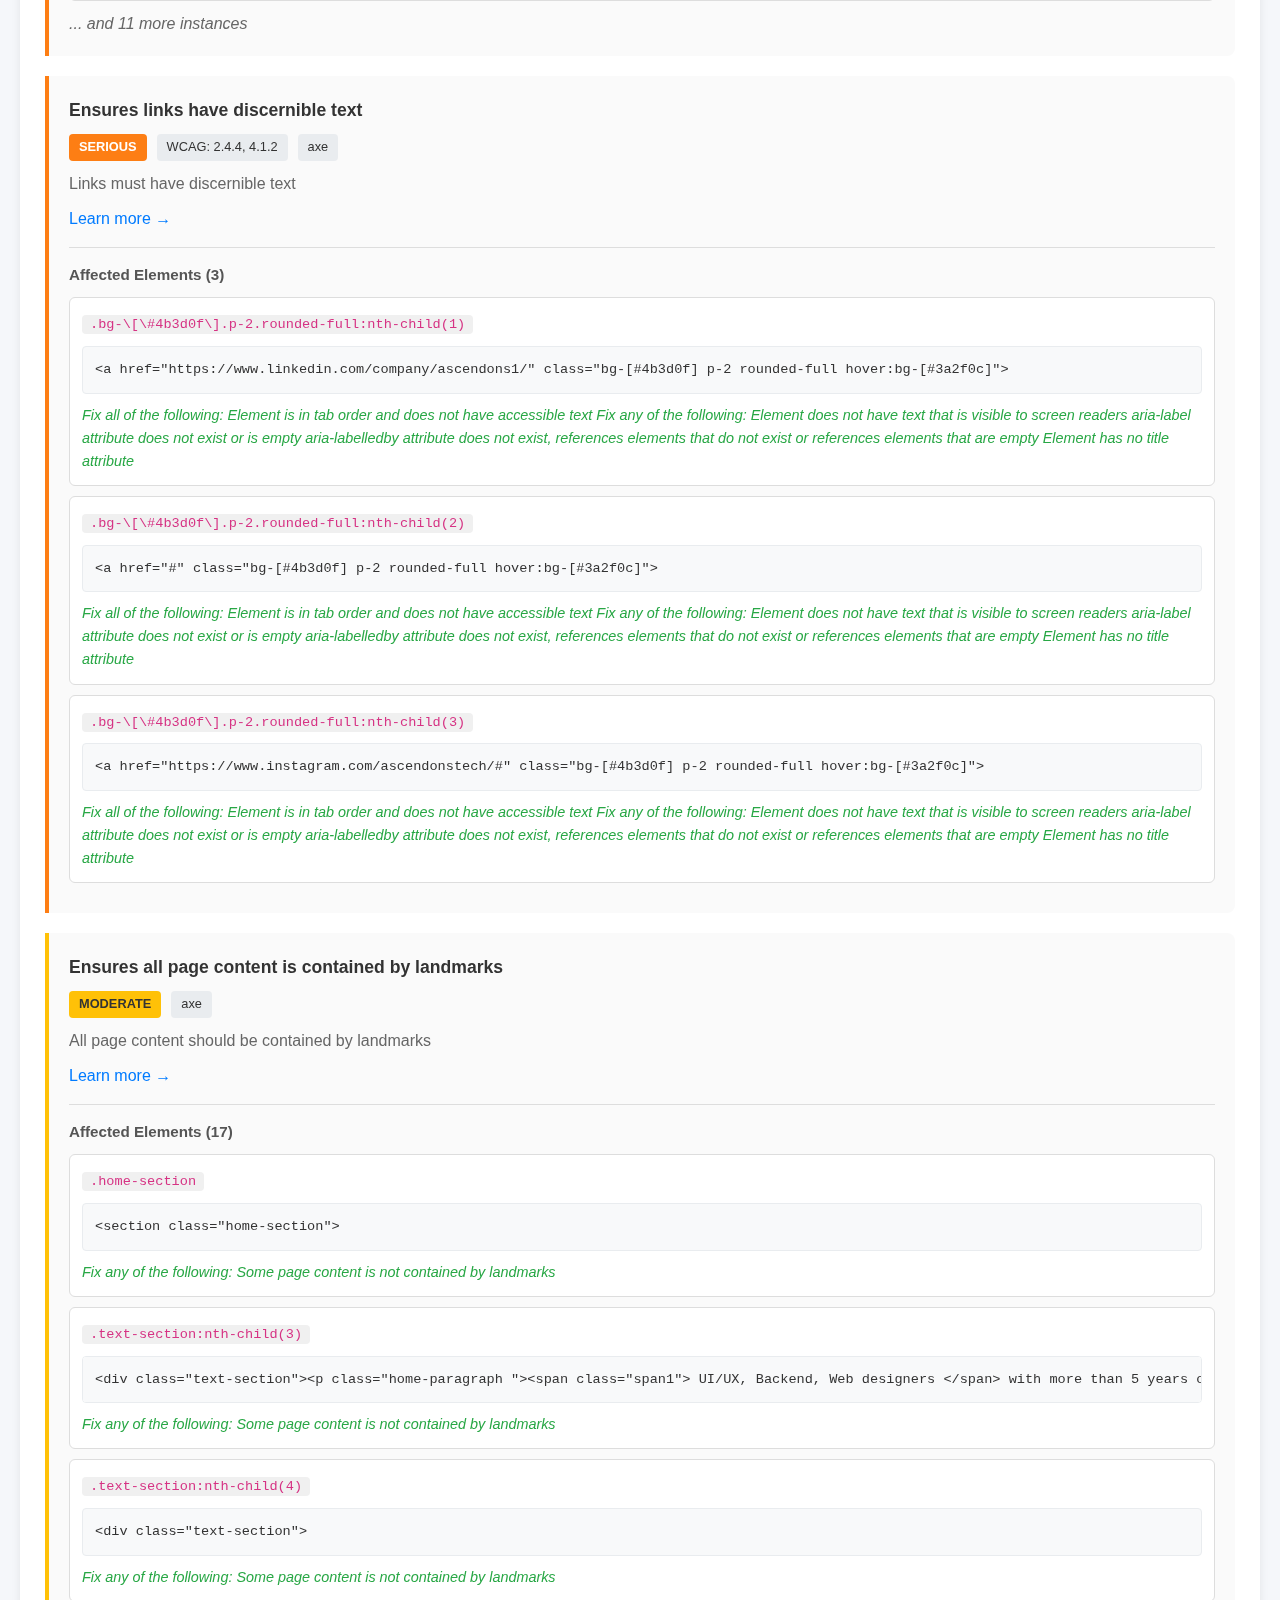
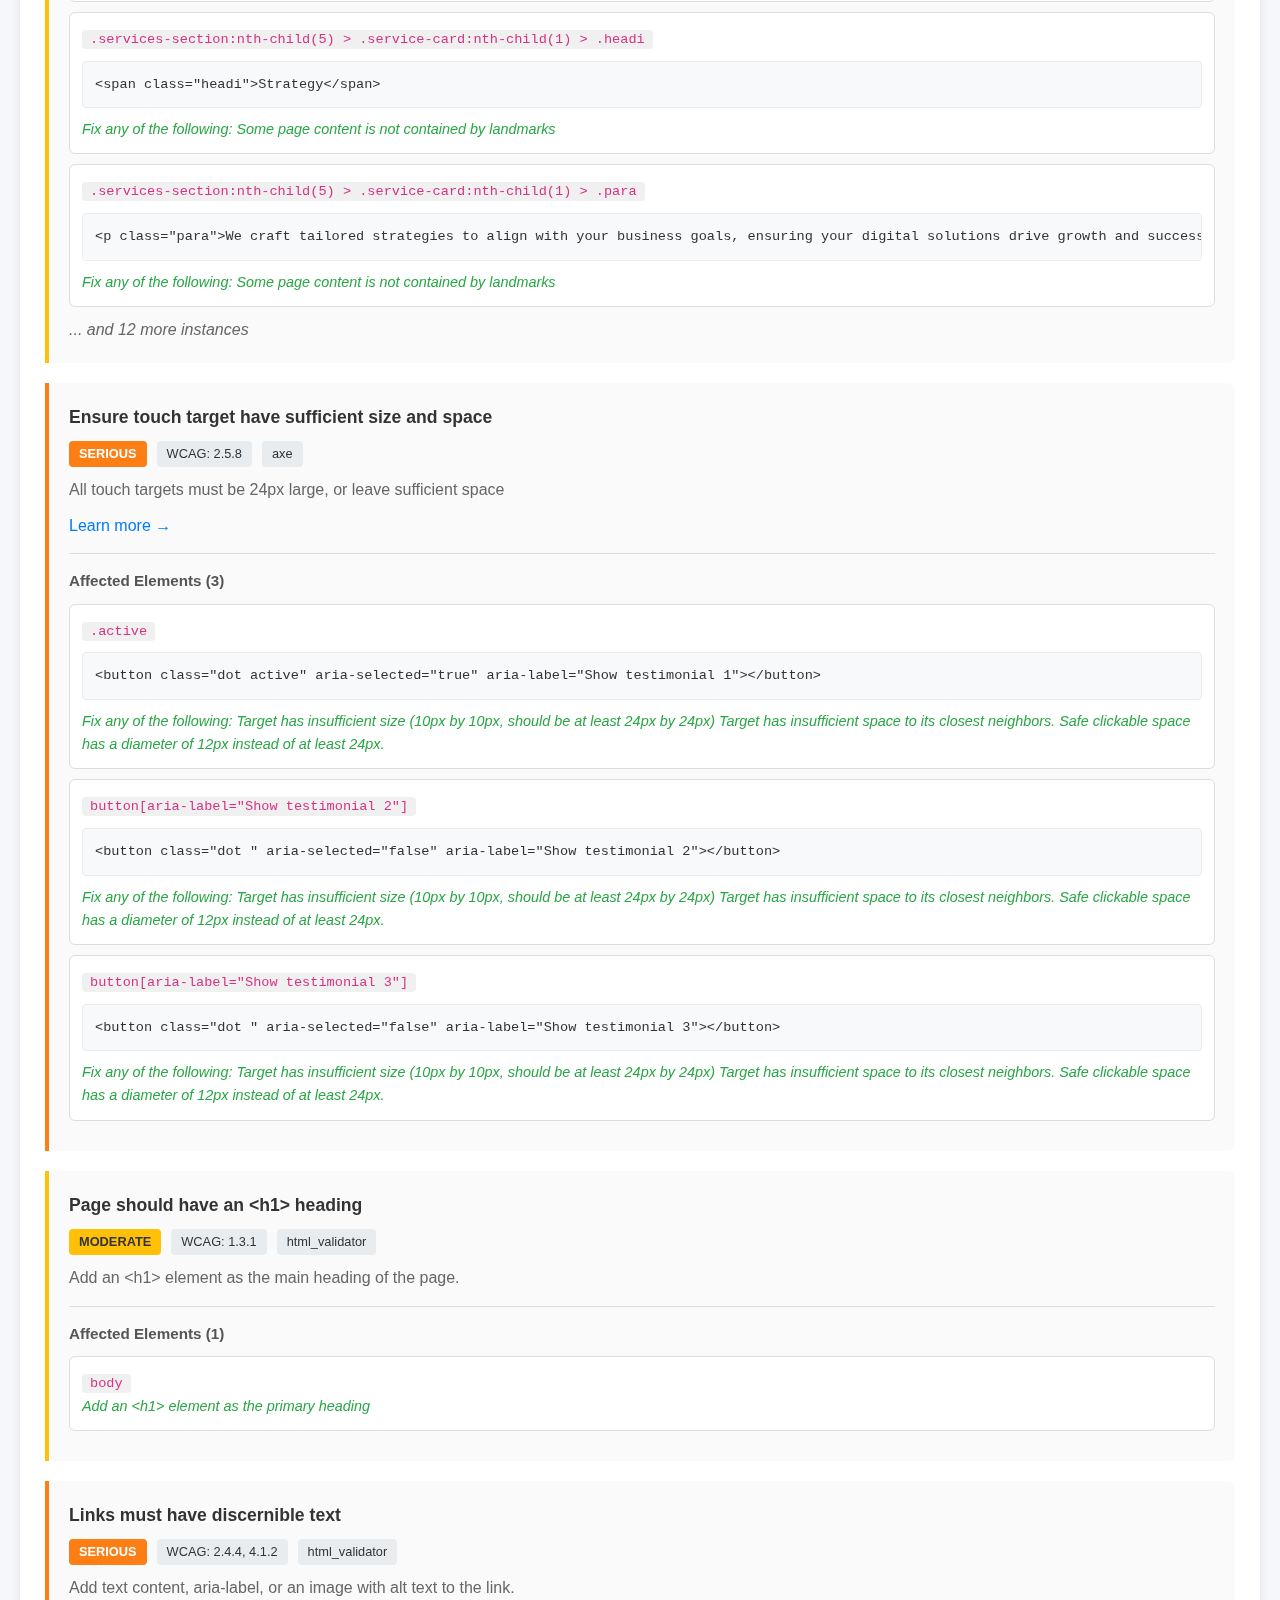
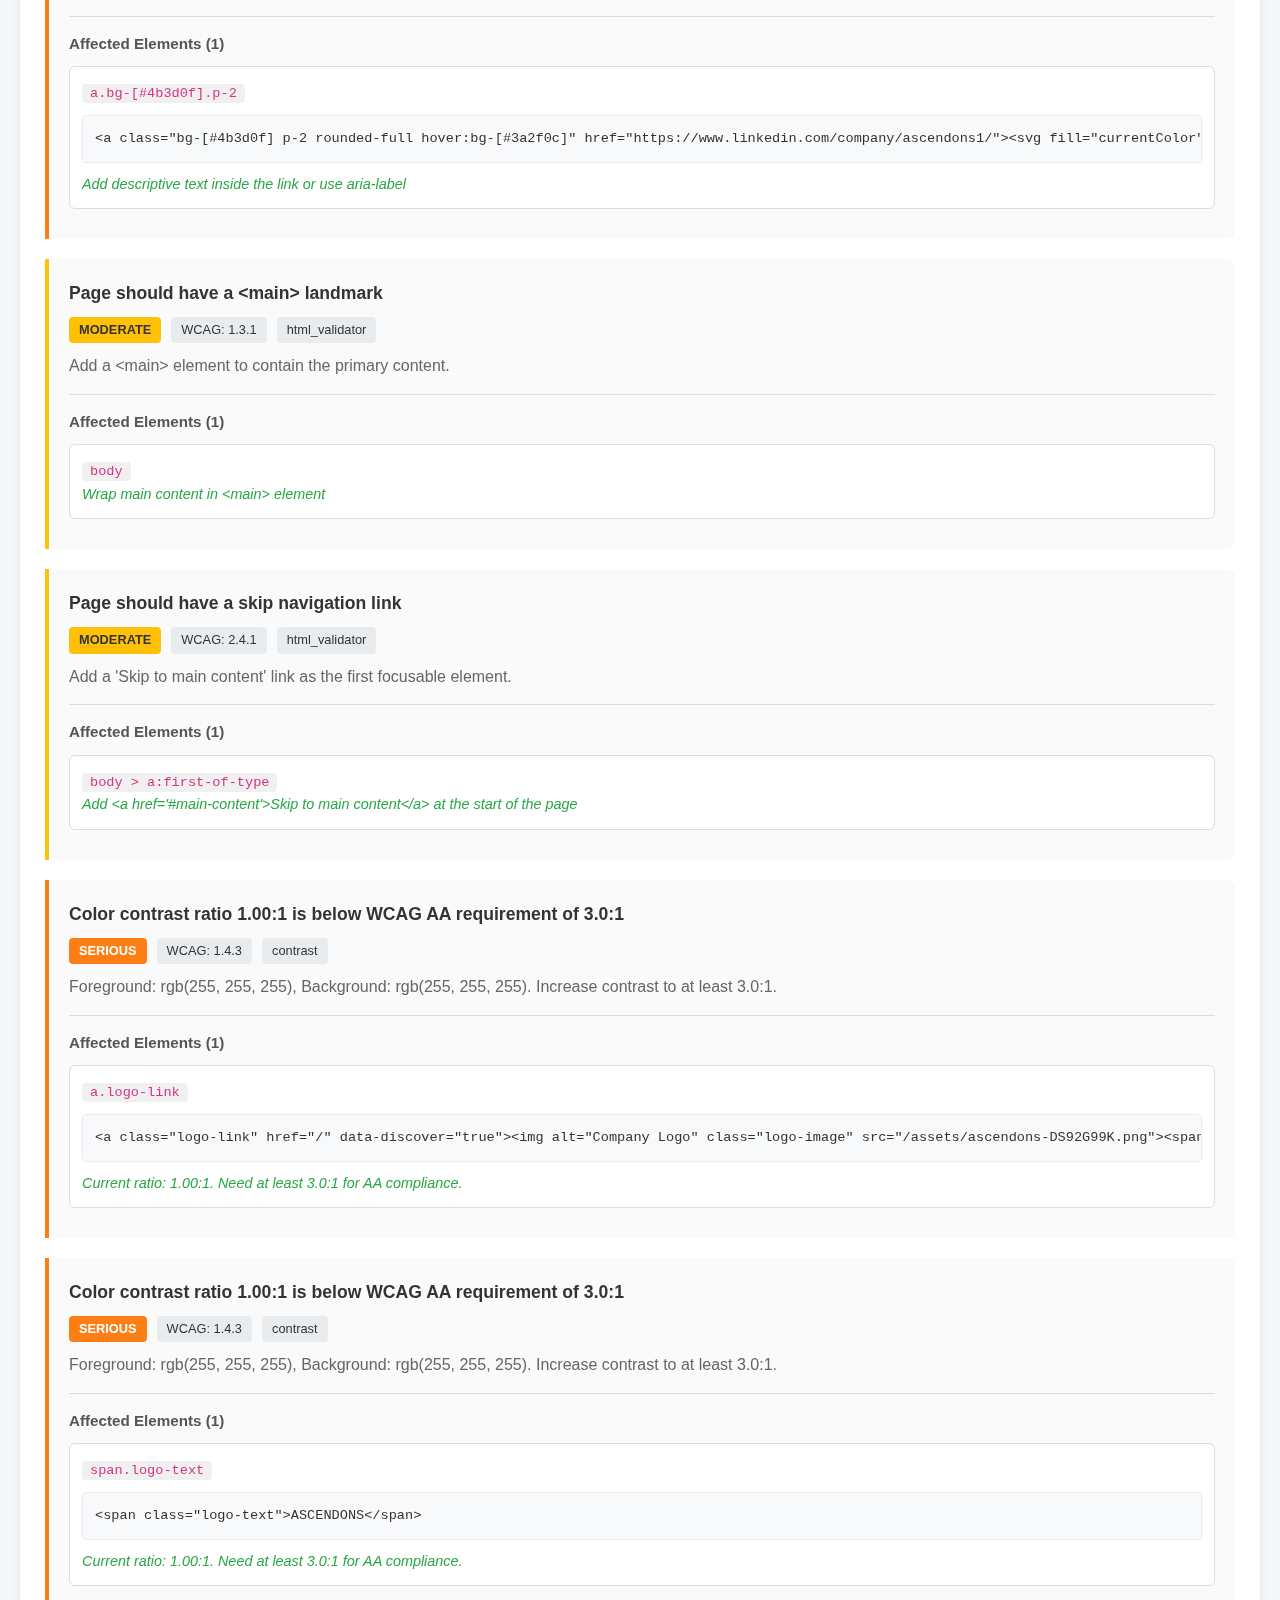
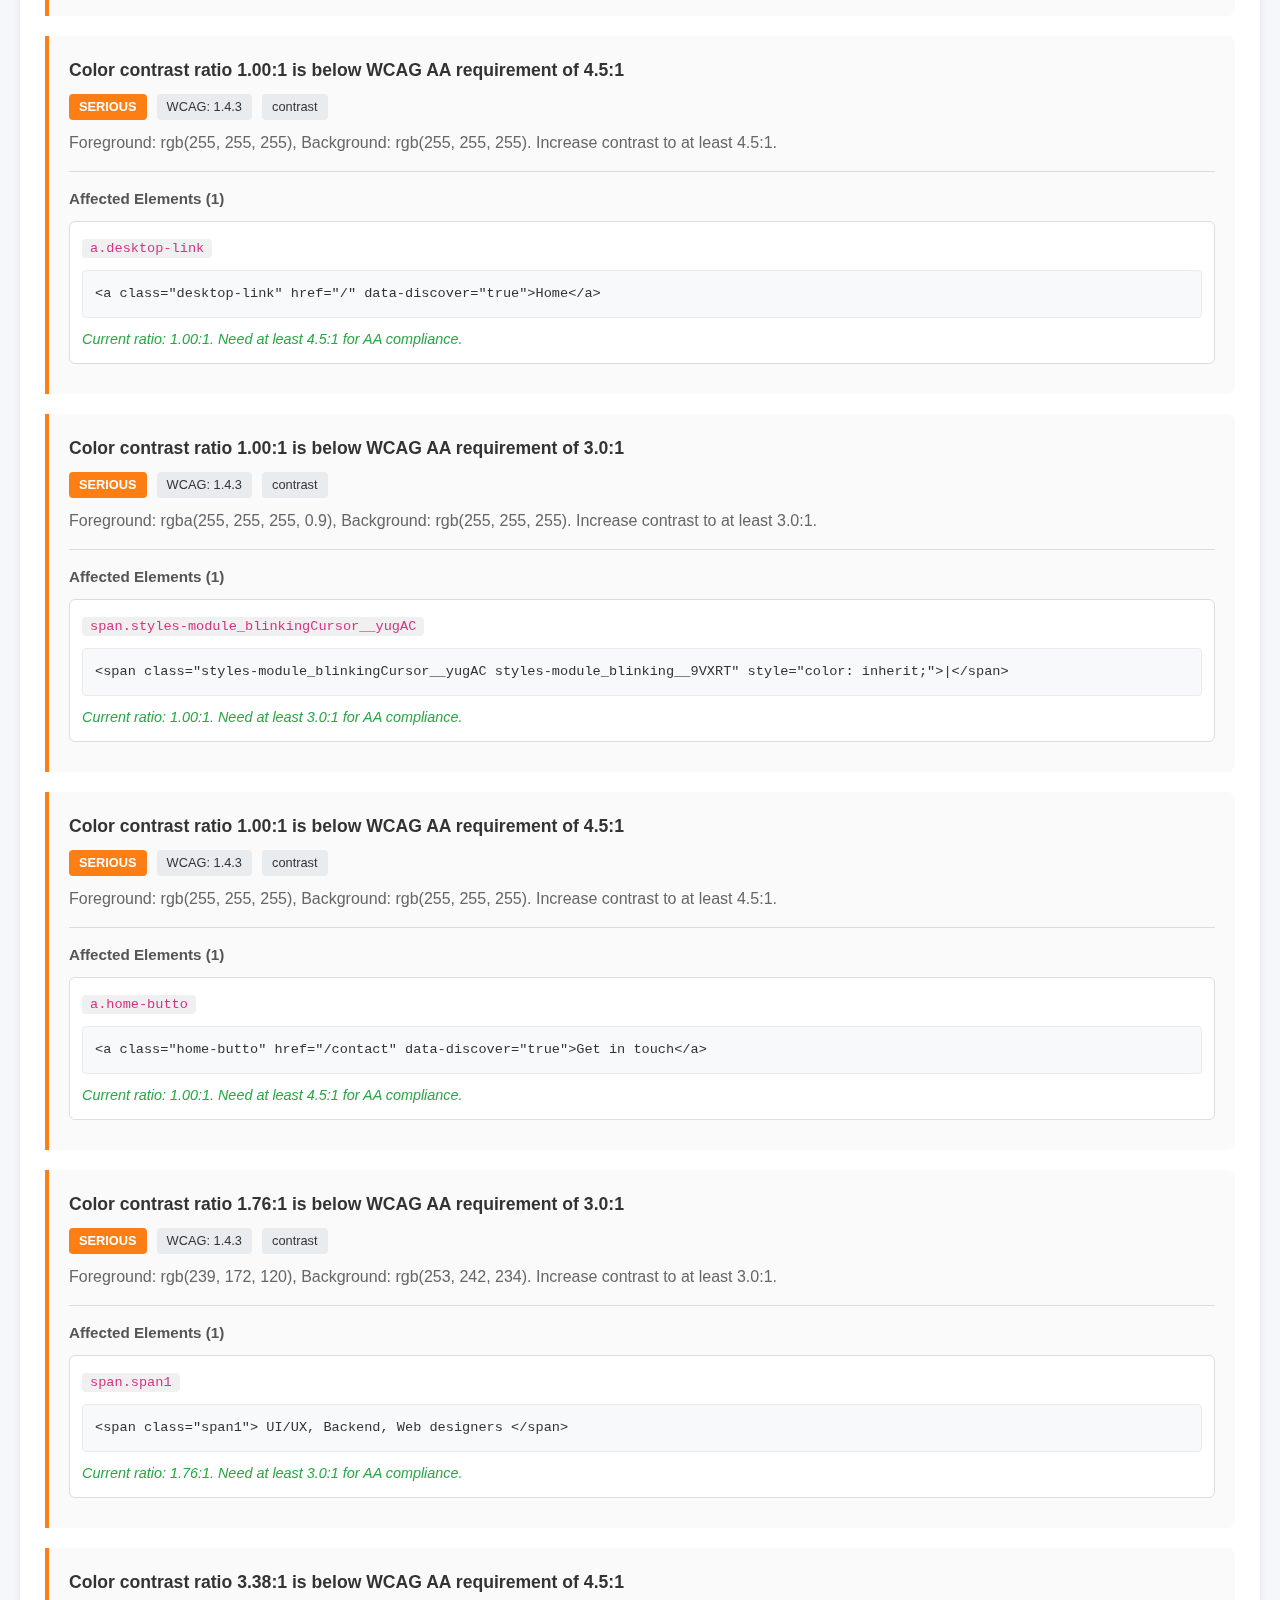
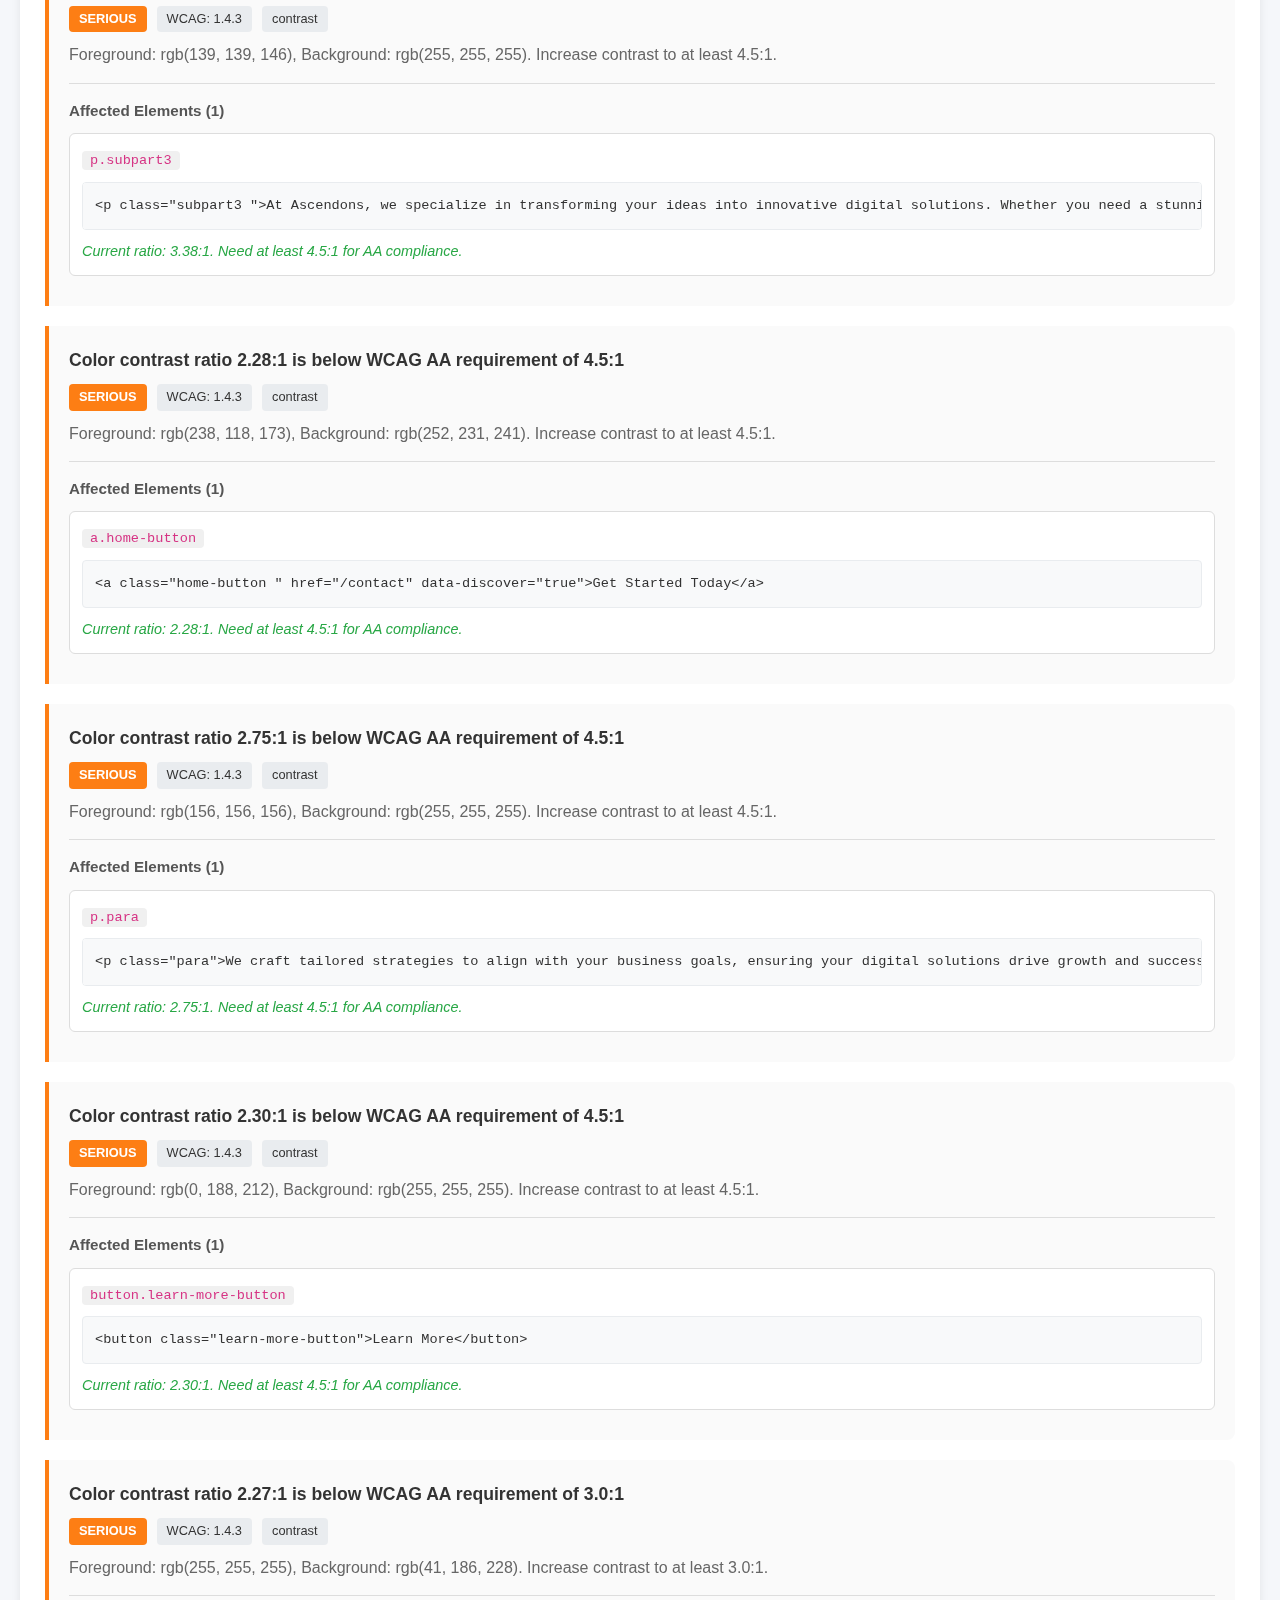
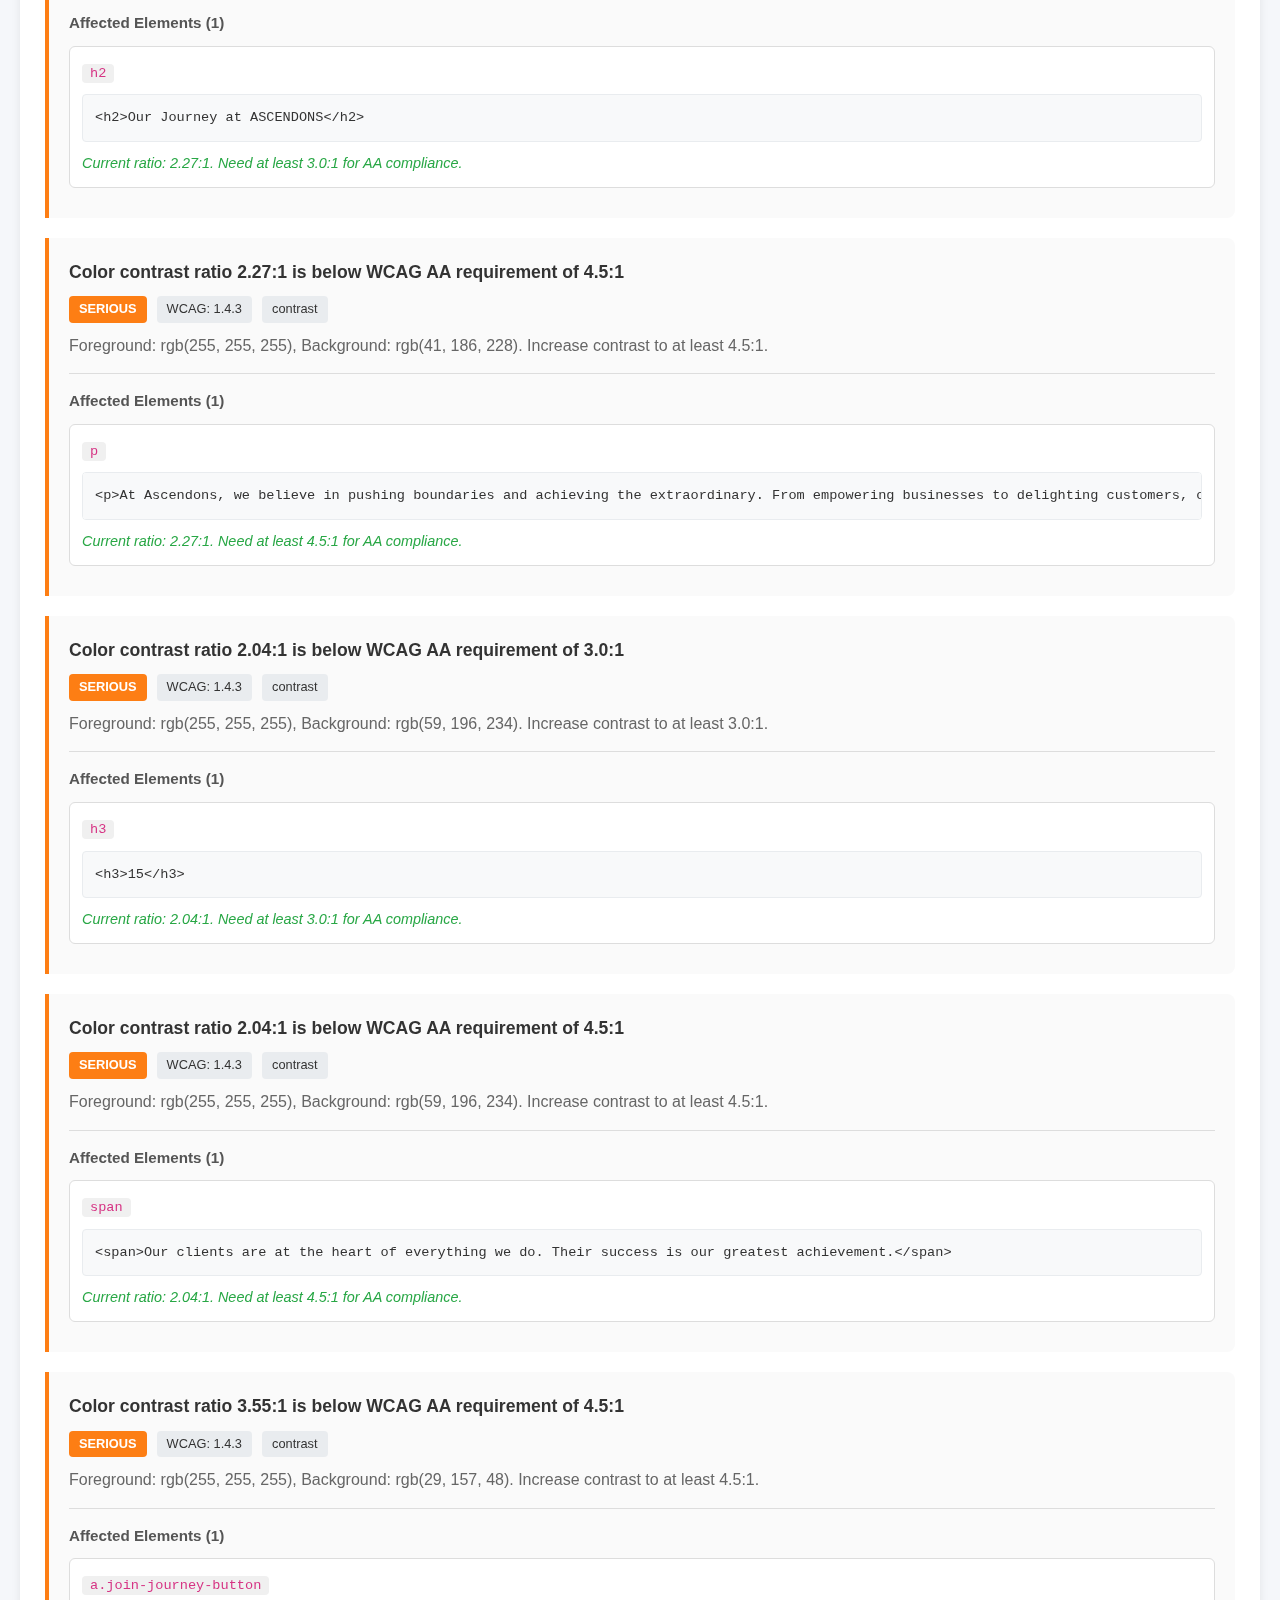
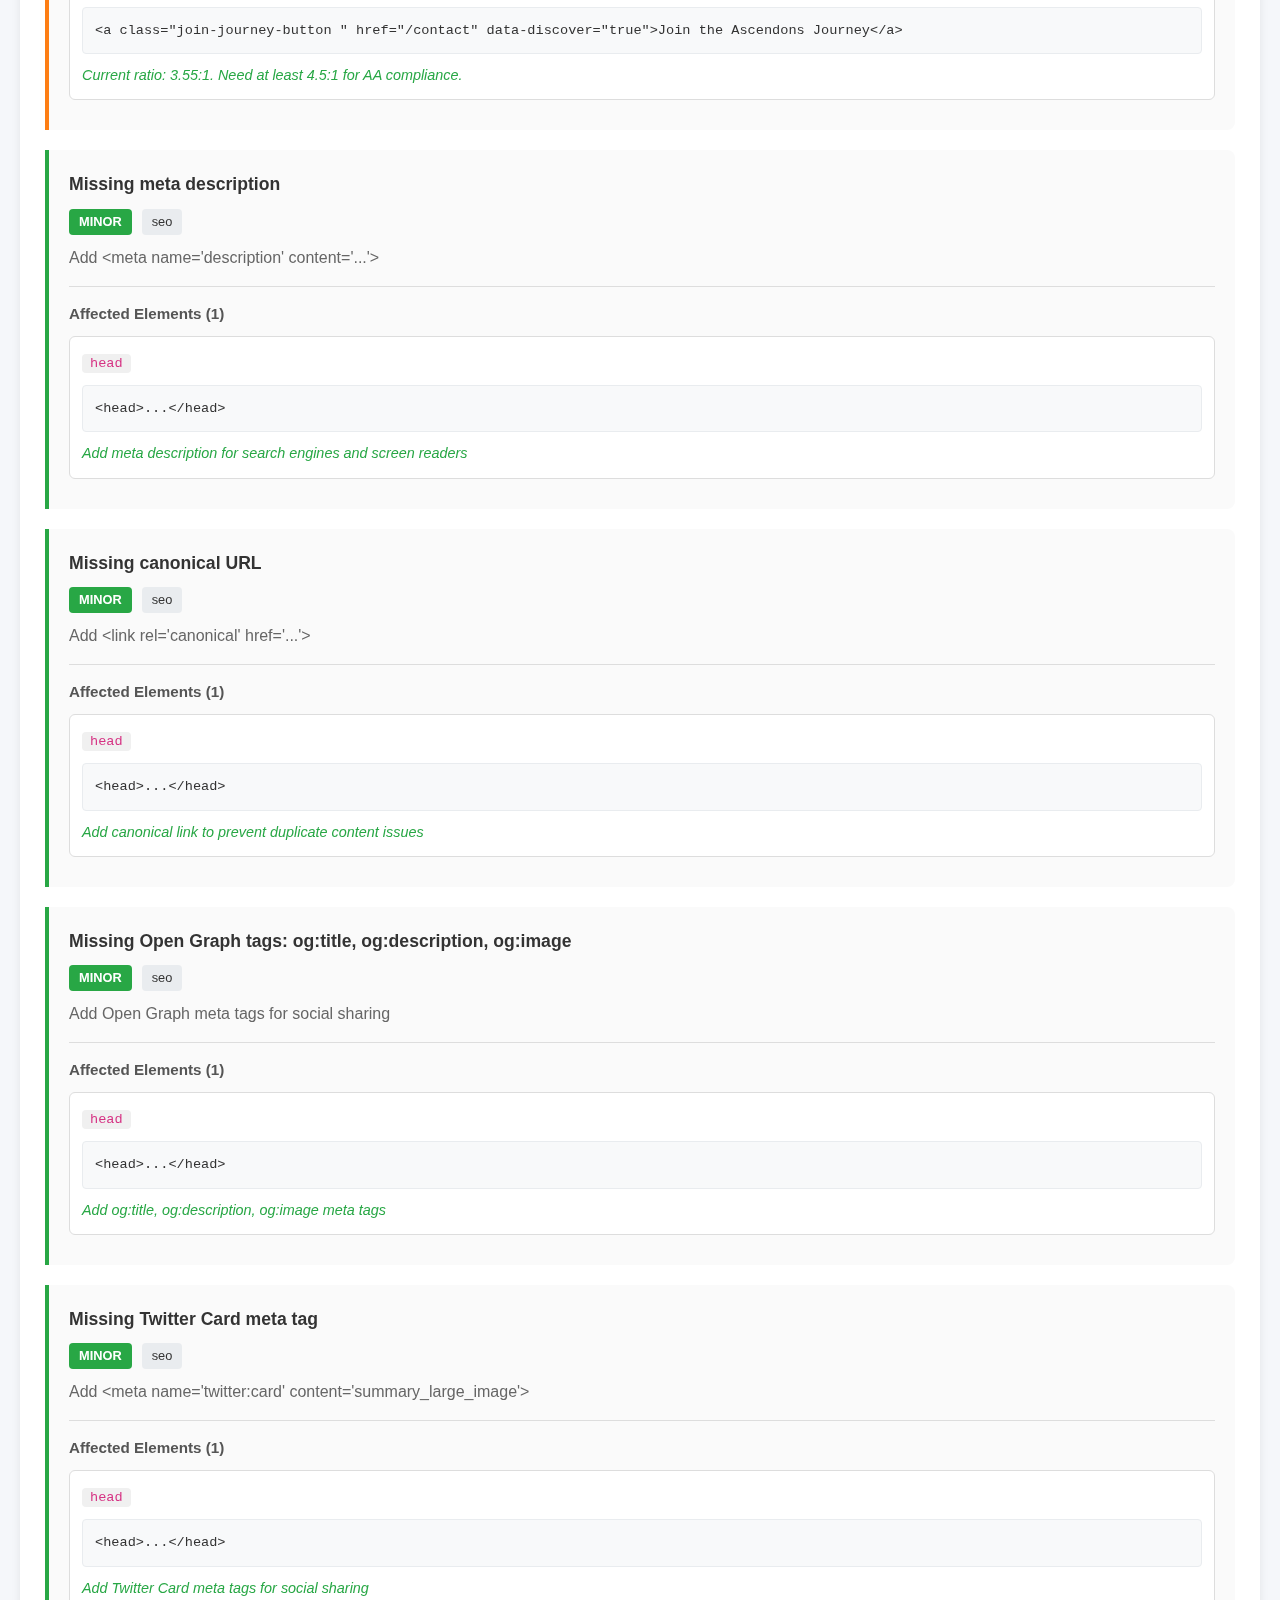
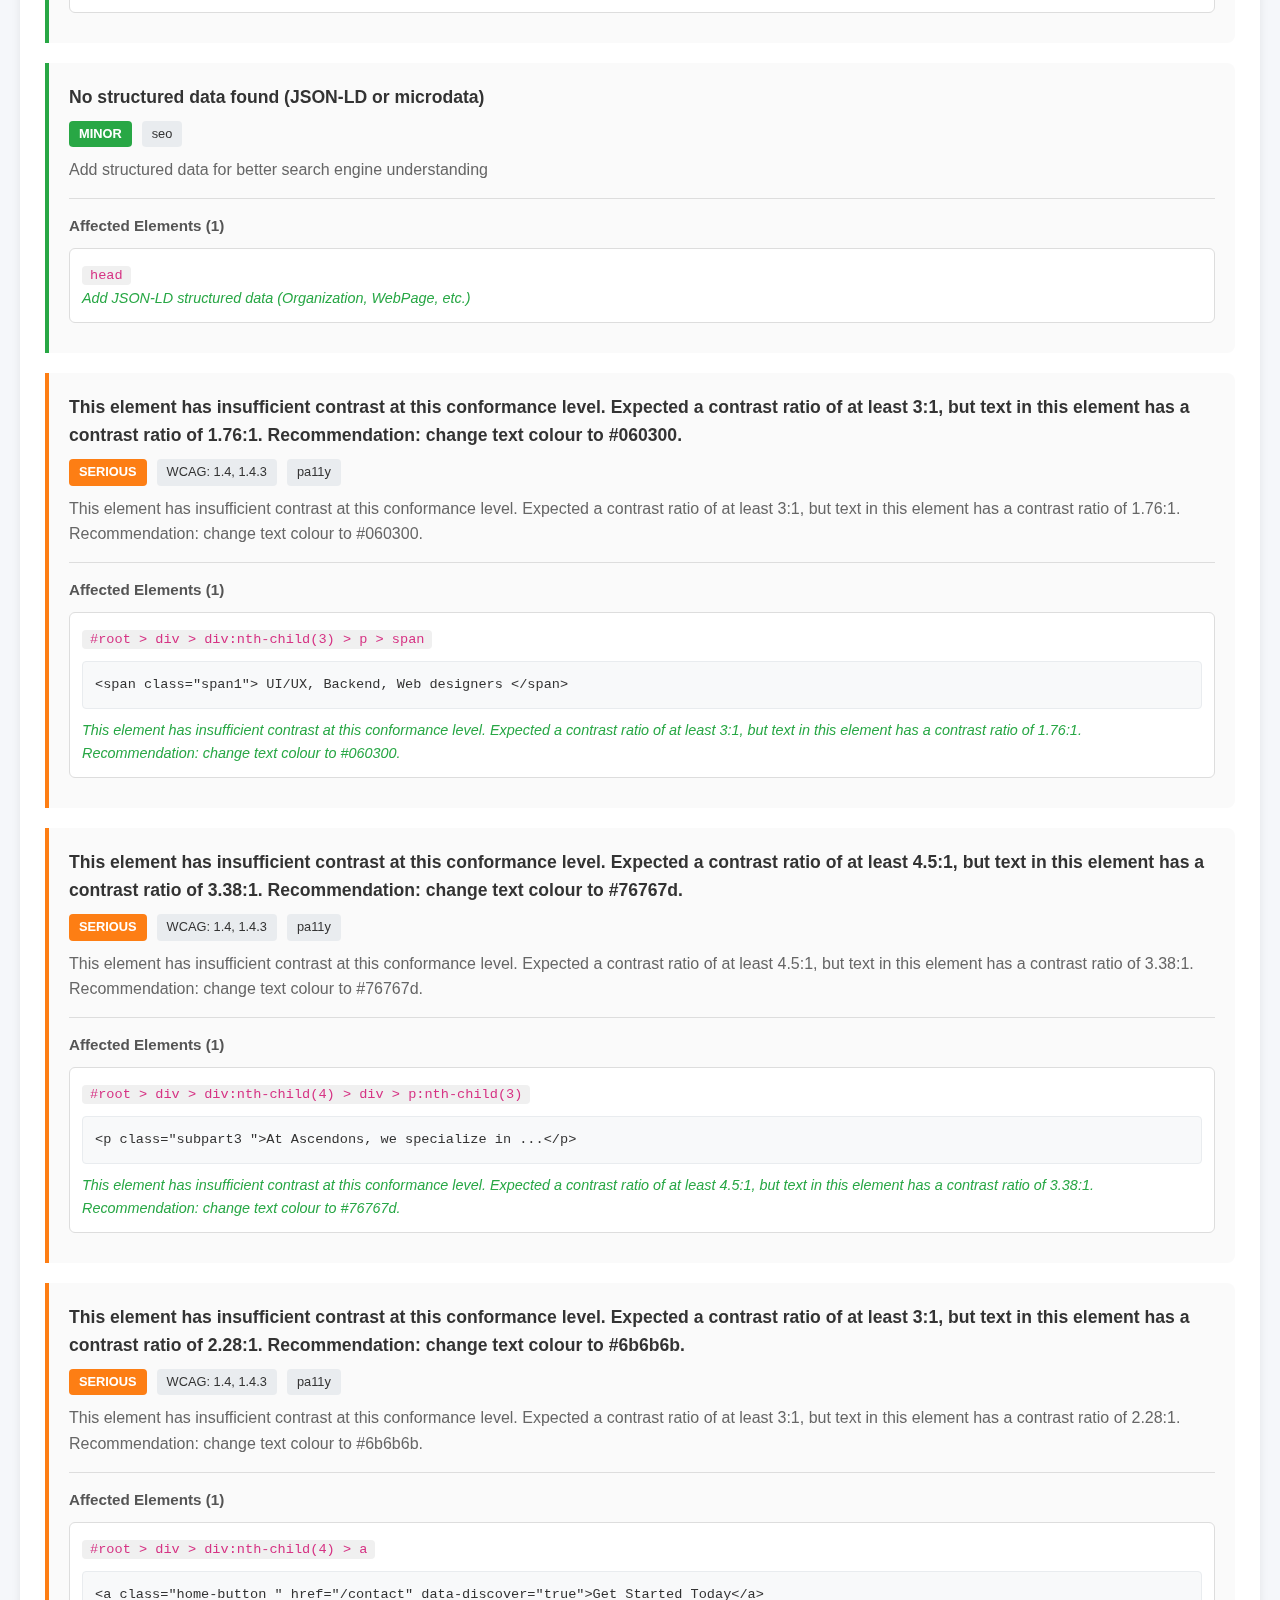
<file: full_report.html>
<!DOCTYPE html>
<html lang="en">
<head>
    <meta charset="UTF-8">
    <meta name="viewport" content="width=device-width, initial-scale=1.0">
    <title>WCAG Accessibility Report - https://www.ascendons.in/</title>
    <style>
        :root {
            --color-critical: #dc3545;
            --color-serious: #fd7e14;
            --color-moderate: #ffc107;
            --color-minor: #28a745;
            --color-pass: #28a745;
            --bg-primary: #1a1a2e;
            --bg-secondary: #16213e;
            --text-primary: #ffffff;
            --text-secondary: #a0a0a0;
        }

        * {
            box-sizing: border-box;
            margin: 0;
            padding: 0;
        }

        body {
            font-family: -apple-system, BlinkMacSystemFont, 'Segoe UI', Roboto, Oxygen, Ubuntu, sans-serif;
            background: #f5f7fa;
            color: #333;
            line-height: 1.6;
        }

        .container {
            max-width: 1400px;
            margin: 0 auto;
            padding: 20px;
        }

        /* Header */
        .header {
            background: linear-gradient(135deg, var(--bg-primary), var(--bg-secondary));
            color: var(--text-primary);
            padding: 40px;
            border-radius: 12px;
            margin-bottom: 30px;
            box-shadow: 0 4px 20px rgba(0,0,0,0.15);
        }

        .header h1 {
            font-size: 2rem;
            margin-bottom: 10px;
        }

        .header .url {
            color: var(--text-secondary);
            word-break: break-all;
            font-size: 1.1rem;
        }

        .header .meta {
            margin-top: 15px;
            display: flex;
            gap: 20px;
            flex-wrap: wrap;
            font-size: 0.9rem;
            color: var(--text-secondary);
        }

        /* Score Card */
        .score-section {
            display: grid;
            grid-template-columns: 200px 1fr;
            gap: 30px;
            margin-bottom: 30px;
        }

        .score-card {
            background: white;
            border-radius: 12px;
            padding: 30px;
            text-align: center;
            box-shadow: 0 2px 10px rgba(0,0,0,0.08);
        }

        .score-card .score {
            font-size: 4rem;
            font-weight: 700;
            line-height: 1;
        }

        .score-card .score.excellent { color: var(--color-pass); }
        .score-card .score.good { color: var(--color-moderate); }
        .score-card .score.poor { color: var(--color-serious); }
        .score-card .score.critical { color: var(--color-critical); }

        .score-card .label {
            color: #666;
            margin-top: 10px;
            font-size: 1.1rem;
        }

        /* Summary Cards */
        .summary-grid {
            display: grid;
            grid-template-columns: repeat(auto-fit, minmax(150px, 1fr));
            gap: 15px;
        }

        .summary-card {
            background: white;
            border-radius: 10px;
            padding: 20px;
            text-align: center;
            box-shadow: 0 2px 10px rgba(0,0,0,0.08);
            border-left: 4px solid #ddd;
        }

        .summary-card.critical { border-color: var(--color-critical); }
        .summary-card.serious { border-color: var(--color-serious); }
        .summary-card.moderate { border-color: var(--color-moderate); }
        .summary-card.minor { border-color: var(--color-minor); }
        .summary-card.passes { border-color: var(--color-pass); }

        .summary-card .value {
            font-size: 2.5rem;
            font-weight: 700;
        }

        .summary-card.critical .value { color: var(--color-critical); }
        .summary-card.serious .value { color: var(--color-serious); }
        .summary-card.moderate .value { color: var(--color-moderate); }
        .summary-card.minor .value { color: var(--color-minor); }
        .summary-card.passes .value { color: var(--color-pass); }

        .summary-card .label {
            color: #666;
            font-size: 0.9rem;
            margin-top: 5px;
        }

        /* Sections */
        .section {
            background: white;
            border-radius: 12px;
            padding: 25px;
            margin-bottom: 25px;
            box-shadow: 0 2px 10px rgba(0,0,0,0.08);
        }

        .section h2 {
            font-size: 1.4rem;
            margin-bottom: 20px;
            padding-bottom: 10px;
            border-bottom: 2px solid #eee;
        }

        /* Violations */
        .violation {
            border-left: 4px solid #ddd;
            padding: 20px;
            margin-bottom: 20px;
            background: #fafafa;
            border-radius: 0 8px 8px 0;
        }

        .violation.critical { border-color: var(--color-critical); }
        .violation.serious { border-color: var(--color-serious); }
        .violation.moderate { border-color: var(--color-moderate); }
        .violation.minor { border-color: var(--color-minor); }

        .violation h3 {
            font-size: 1.1rem;
            margin-bottom: 10px;
        }

        .violation .meta {
            display: flex;
            gap: 10px;
            flex-wrap: wrap;
            margin-bottom: 10px;
        }

        .violation .tag {
            font-size: 0.8rem;
            padding: 3px 10px;
            border-radius: 4px;
            background: #e9ecef;
        }

        .violation .tag.impact {
            color: white;
            font-weight: 600;
            text-transform: uppercase;
        }

        .violation.critical .tag.impact { background: var(--color-critical); }
        .violation.serious .tag.impact { background: var(--color-serious); }
        .violation.moderate .tag.impact { background: var(--color-moderate); color: #333; }
        .violation.minor .tag.impact { background: var(--color-minor); }

        .violation .help {
            color: #666;
            margin-bottom: 10px;
        }

        .violation .learn-more {
            color: #007bff;
            text-decoration: none;
        }

        .violation .learn-more:hover {
            text-decoration: underline;
        }

        .violation .instances {
            margin-top: 15px;
            padding-top: 15px;
            border-top: 1px solid #ddd;
        }

        .violation .instances h4 {
            font-size: 0.95rem;
            margin-bottom: 10px;
            color: #555;
        }

        .instance {
            background: white;
            border: 1px solid #ddd;
            border-radius: 6px;
            padding: 12px;
            margin-bottom: 10px;
        }

        .instance code {
            background: #f0f0f0;
            padding: 2px 8px;
            border-radius: 4px;
            font-size: 0.85rem;
            color: #d63384;
        }

        .instance pre {
            background: #f8f9fa;
            padding: 12px;
            border-radius: 4px;
            overflow-x: auto;
            font-size: 0.85rem;
            margin: 10px 0;
            border: 1px solid #e9ecef;
        }

        .instance .fix {
            color: var(--color-pass);
            font-style: italic;
            font-size: 0.9rem;
        }

        /* Tools Section */
        .tools-grid {
            display: grid;
            grid-template-columns: repeat(auto-fit, minmax(200px, 1fr));
            gap: 15px;
        }

        .tool-card {
            background: #f8f9fa;
            border-radius: 8px;
            padding: 15px;
            display: flex;
            justify-content: space-between;
            align-items: center;
        }

        .tool-card .name {
            font-weight: 600;
        }

        .tool-card .status {
            padding: 4px 12px;
            border-radius: 20px;
            font-size: 0.85rem;
        }

        .tool-card .status.success {
            background: #d4edda;
            color: #155724;
        }

        .tool-card .status.error {
            background: #f8d7da;
            color: #721c24;
        }

        /* Footer */
        .footer {
            text-align: center;
            padding: 30px;
            color: #666;
            font-size: 0.9rem;
        }

        /* Responsive */
        @media (max-width: 768px) {
            .score-section {
                grid-template-columns: 1fr;
            }

            .summary-grid {
                grid-template-columns: repeat(2, 1fr);
            }

            .header {
                padding: 25px;
            }

            .header h1 {
                font-size: 1.5rem;
            }
        }

        /* Print styles */
        @media print {
            body {
                background: white;
            }

            .container {
                max-width: none;
            }

            .header {
                background: #333;
                -webkit-print-color-adjust: exact;
                print-color-adjust: exact;
            }

            .section {
                break-inside: avoid;
            }
        }
    </style>
</head>
<body>
    <div class="container">
        <header class="header">
            <h1>WCAG Accessibility Report</h1>
            <p class="url">https://www.ascendons.in/</p>
            <div class="meta">
                <span>Scanned: 2026-01-09 15:08 UTC</span>
                <span>Duration: 8.0s</span>
                <span>WCAG 2.2</span>
            </div>
        </header>

        <div class="score-section">
            <div class="score-card">
                
                <div class="score critical">
                    0
                </div>
                <div class="label">Overall Score</div>
            </div>

            <div class="summary-grid">
                <div class="summary-card">
                    <div class="value">62</div>
                    <div class="label">Total Violations</div>
                </div>
                <div class="summary-card critical">
                    <div class="value">2</div>
                    <div class="label">Critical</div>
                </div>
                <div class="summary-card serious">
                    <div class="value">51</div>
                    <div class="label">Serious</div>
                </div>
                <div class="summary-card moderate">
                    <div class="value">4</div>
                    <div class="label">Moderate</div>
                </div>
                <div class="summary-card minor">
                    <div class="value">5</div>
                    <div class="label">Minor</div>
                </div>
                <div class="summary-card passes">
                    <div class="value">0</div>
                    <div class="label">Passes</div>
                </div>
            </div>
        </div>

        <section class="section">
            <h2>Violations (62)</h2>

            
                
                <div class="violation critical">
                    <h3>Ensures an element&#39;s role supports its ARIA attributes</h3>
                    <div class="meta">
                        <span class="tag impact">critical</span>
                        
                        <span class="tag">WCAG: 4.1.2</span>
                        
                        <span class="tag">axe</span>
                    </div>

                    
                    <p class="help">Elements must only use supported ARIA attributes</p>
                    

                    
                    <a href="https://dequeuniversity.com/rules/axe/4.8/aria-allowed-attr?application=axeAPI" target="_blank" class="learn-more">Learn more →</a>
                    

                    
                    <div class="instances">
                        <h4>Affected Elements (3)</h4>
                        
                        <div class="instance">
                            
                            <code>.active</code>
                            
                            
                            <pre>&lt;button class=&#34;dot active&#34; aria-selected=&#34;true&#34; aria-label=&#34;Show testimonial 1&#34;&gt;&lt;/button&gt;</pre>
                            
                            
                            <p class="fix">Fix all of the following:
  ARIA attribute is not allowed: aria-selected=&#34;true&#34;</p>
                            
                        </div>
                        
                        <div class="instance">
                            
                            <code>button[aria-label=&#34;Show testimonial 2&#34;]</code>
                            
                            
                            <pre>&lt;button class=&#34;dot &#34; aria-selected=&#34;false&#34; aria-label=&#34;Show testimonial 2&#34;&gt;&lt;/button&gt;</pre>
                            
                            
                            <p class="fix">Fix all of the following:
  ARIA attribute is not allowed: aria-selected=&#34;false&#34;</p>
                            
                        </div>
                        
                        <div class="instance">
                            
                            <code>button[aria-label=&#34;Show testimonial 3&#34;]</code>
                            
                            
                            <pre>&lt;button class=&#34;dot &#34; aria-selected=&#34;false&#34; aria-label=&#34;Show testimonial 3&#34;&gt;&lt;/button&gt;</pre>
                            
                            
                            <p class="fix">Fix all of the following:
  ARIA attribute is not allowed: aria-selected=&#34;false&#34;</p>
                            
                        </div>
                        
                        
                    </div>
                    
                </div>
                
                <div class="violation serious">
                    <h3>Ensures every ARIA dialog and alertdialog node has an accessible name</h3>
                    <div class="meta">
                        <span class="tag impact">serious</span>
                        
                        <span class="tag">axe</span>
                    </div>

                    
                    <p class="help">ARIA dialog and alertdialog nodes should have an accessible name</p>
                    

                    
                    <a href="https://dequeuniversity.com/rules/axe/4.8/aria-dialog-name?application=axeAPI" target="_blank" class="learn-more">Learn more →</a>
                    

                    
                    <div class="instances">
                        <h4>Affected Elements (1)</h4>
                        
                        <div class="instance">
                            
                            <code>.privacy-banner</code>
                            
                            
                            <pre>&lt;div class=&#34;privacy-banner&#34; role=&#34;dialog&#34; aria-live=&#34;polite&#34;&gt;</pre>
                            
                            
                            <p class="fix">Fix any of the following:
  aria-label attribute does not exist or is empty
  aria-labelledby attribute does not exist, references elements that do not exist or references elements that are empty
  Element has no title attribute</p>
                            
                        </div>
                        
                        
                    </div>
                    
                </div>
                
                <div class="violation critical">
                    <h3>Ensures elements with an ARIA role that require child roles contain them</h3>
                    <div class="meta">
                        <span class="tag impact">critical</span>
                        
                        <span class="tag">WCAG: 1.3.1</span>
                        
                        <span class="tag">axe</span>
                    </div>

                    
                    <p class="help">Certain ARIA roles must contain particular children</p>
                    

                    
                    <a href="https://dequeuniversity.com/rules/axe/4.8/aria-required-children?application=axeAPI" target="_blank" class="learn-more">Learn more →</a>
                    

                    
                    <div class="instances">
                        <h4>Affected Elements (1)</h4>
                        
                        <div class="instance">
                            
                            <code>.dots</code>
                            
                            
                            <pre>&lt;div class=&#34;dots&#34; role=&#34;tablist&#34; aria-label=&#34;Testimonial pages&#34;&gt;</pre>
                            
                            
                            <p class="fix">Fix any of the following:
  Element has children which are not allowed: button[aria-label]
  Element uses aria-busy=&#34;true&#34; while showing a loader</p>
                            
                        </div>
                        
                        
                    </div>
                    
                </div>
                
                <div class="violation serious">
                    <h3>Ensures the contrast between foreground and background colors meets WCAG 2 AA minimum contrast ratio thresholds</h3>
                    <div class="meta">
                        <span class="tag impact">serious</span>
                        
                        <span class="tag">WCAG: 1.4.3</span>
                        
                        <span class="tag">axe</span>
                    </div>

                    
                    <p class="help">Elements must meet minimum color contrast ratio thresholds</p>
                    

                    
                    <a href="https://dequeuniversity.com/rules/axe/4.8/color-contrast?application=axeAPI" target="_blank" class="learn-more">Learn more →</a>
                    

                    
                    <div class="instances">
                        <h4>Affected Elements (16)</h4>
                        
                        <div class="instance">
                            
                            <code>.span1</code>
                            
                            
                            <pre>&lt;span class=&#34;span1&#34;&gt; UI/UX, Backend, Web designers &lt;/span&gt;</pre>
                            
                            
                            <p class="fix">Fix any of the following:
  Element has insufficient color contrast of 1.75 (foreground color: #efac78, background color: #fdf2ea, font size: 30.0pt (40px), font weight: bold). Expected contrast ratio of 3:1</p>
                            
                        </div>
                        
                        <div class="instance">
                            
                            <code>.text-section:nth-child(4) &gt; .home-paragraph &gt; .subpart1</code>
                            
                            
                            <pre>&lt;p class=&#34;subpart1 &#34;&gt;WHAT WE OFFER&lt;/p&gt;</pre>
                            
                            
                            <p class="fix">Fix any of the following:
  Element has insufficient color contrast of 1.6 (foreground color: #cccccc, background color: #ffffff, font size: 11.3pt (15px), font weight: normal). Expected contrast ratio of 4.5:1</p>
                            
                        </div>
                        
                        <div class="instance">
                            
                            <code>.home-button</code>
                            
                            
                            <pre>&lt;a class=&#34;home-button &#34; href=&#34;/contact&#34; data-discover=&#34;true&#34;&gt;Get Started Today&lt;/a&gt;</pre>
                            
                            
                            <p class="fix">Fix any of the following:
  Element has insufficient color contrast of 2.27 (foreground color: #ee76ad, background color: #fce7f1, font size: 14.4pt (19.2px), font weight: normal). Expected contrast ratio of 4.5:1</p>
                            
                        </div>
                        
                        <div class="instance">
                            
                            <code>.services-section:nth-child(5) &gt; .service-card:nth-child(1) &gt; .para</code>
                            
                            
                            <pre>&lt;p class=&#34;para&#34;&gt;We craft tailored strategies to align with your business goals, ensuring your digital solutions drive growth and success. From market research to product roadmaps, we’ve got you covered.&lt;/p&gt;</pre>
                            
                            
                            <p class="fix">Fix any of the following:
  Element has insufficient color contrast of 2.74 (foreground color: #9c9c9c, background color: #ffffff, font size: 13.5pt (18px), font weight: normal). Expected contrast ratio of 4.5:1</p>
                            
                        </div>
                        
                        <div class="instance">
                            
                            <code>.service-card:nth-child(1) &gt; .learn-more-button</code>
                            
                            
                            <pre>&lt;button class=&#34;learn-more-button&#34;&gt;Learn More&lt;/button&gt;</pre>
                            
                            
                            <p class="fix">Fix any of the following:
  Element has insufficient color contrast of 2.29 (foreground color: #00bcd4, background color: #ffffff, font size: 12.0pt (16px), font weight: normal). Expected contrast ratio of 4.5:1</p>
                            
                        </div>
                        
                        
                        <p style="color: #666; font-style: italic;">
                            ... and 11 more instances
                        </p>
                        
                    </div>
                    
                </div>
                
                <div class="violation serious">
                    <h3>Ensures links have discernible text</h3>
                    <div class="meta">
                        <span class="tag impact">serious</span>
                        
                        <span class="tag">WCAG: 2.4.4, 4.1.2</span>
                        
                        <span class="tag">axe</span>
                    </div>

                    
                    <p class="help">Links must have discernible text</p>
                    

                    
                    <a href="https://dequeuniversity.com/rules/axe/4.8/link-name?application=axeAPI" target="_blank" class="learn-more">Learn more →</a>
                    

                    
                    <div class="instances">
                        <h4>Affected Elements (3)</h4>
                        
                        <div class="instance">
                            
                            <code>.bg-\[\#4b3d0f\].p-2.rounded-full:nth-child(1)</code>
                            
                            
                            <pre>&lt;a href=&#34;https://www.linkedin.com/company/ascendons1/&#34; class=&#34;bg-[#4b3d0f] p-2 rounded-full hover:bg-[#3a2f0c]&#34;&gt;</pre>
                            
                            
                            <p class="fix">Fix all of the following:
  Element is in tab order and does not have accessible text

Fix any of the following:
  Element does not have text that is visible to screen readers
  aria-label attribute does not exist or is empty
  aria-labelledby attribute does not exist, references elements that do not exist or references elements that are empty
  Element has no title attribute</p>
                            
                        </div>
                        
                        <div class="instance">
                            
                            <code>.bg-\[\#4b3d0f\].p-2.rounded-full:nth-child(2)</code>
                            
                            
                            <pre>&lt;a href=&#34;#&#34; class=&#34;bg-[#4b3d0f] p-2 rounded-full hover:bg-[#3a2f0c]&#34;&gt;</pre>
                            
                            
                            <p class="fix">Fix all of the following:
  Element is in tab order and does not have accessible text

Fix any of the following:
  Element does not have text that is visible to screen readers
  aria-label attribute does not exist or is empty
  aria-labelledby attribute does not exist, references elements that do not exist or references elements that are empty
  Element has no title attribute</p>
                            
                        </div>
                        
                        <div class="instance">
                            
                            <code>.bg-\[\#4b3d0f\].p-2.rounded-full:nth-child(3)</code>
                            
                            
                            <pre>&lt;a href=&#34;https://www.instagram.com/ascendonstech/#&#34; class=&#34;bg-[#4b3d0f] p-2 rounded-full hover:bg-[#3a2f0c]&#34;&gt;</pre>
                            
                            
                            <p class="fix">Fix all of the following:
  Element is in tab order and does not have accessible text

Fix any of the following:
  Element does not have text that is visible to screen readers
  aria-label attribute does not exist or is empty
  aria-labelledby attribute does not exist, references elements that do not exist or references elements that are empty
  Element has no title attribute</p>
                            
                        </div>
                        
                        
                    </div>
                    
                </div>
                
                <div class="violation moderate">
                    <h3>Ensures all page content is contained by landmarks</h3>
                    <div class="meta">
                        <span class="tag impact">moderate</span>
                        
                        <span class="tag">axe</span>
                    </div>

                    
                    <p class="help">All page content should be contained by landmarks</p>
                    

                    
                    <a href="https://dequeuniversity.com/rules/axe/4.8/region?application=axeAPI" target="_blank" class="learn-more">Learn more →</a>
                    

                    
                    <div class="instances">
                        <h4>Affected Elements (17)</h4>
                        
                        <div class="instance">
                            
                            <code>.home-section</code>
                            
                            
                            <pre>&lt;section class=&#34;home-section&#34;&gt;</pre>
                            
                            
                            <p class="fix">Fix any of the following:
  Some page content is not contained by landmarks</p>
                            
                        </div>
                        
                        <div class="instance">
                            
                            <code>.text-section:nth-child(3)</code>
                            
                            
                            <pre>&lt;div class=&#34;text-section&#34;&gt;&lt;p class=&#34;home-paragraph &#34;&gt;&lt;span class=&#34;span1&#34;&gt; UI/UX, Backend, Web designers &lt;/span&gt; with more than 5 years of experience in designing, developing and deploying web applications, websites and mobile apps.&lt;/p&gt;&lt;/div&gt;</pre>
                            
                            
                            <p class="fix">Fix any of the following:
  Some page content is not contained by landmarks</p>
                            
                        </div>
                        
                        <div class="instance">
                            
                            <code>.text-section:nth-child(4)</code>
                            
                            
                            <pre>&lt;div class=&#34;text-section&#34;&gt;</pre>
                            
                            
                            <p class="fix">Fix any of the following:
  Some page content is not contained by landmarks</p>
                            
                        </div>
                        
                        <div class="instance">
                            
                            <code>.services-section:nth-child(5) &gt; .service-card:nth-child(1) &gt; .headi</code>
                            
                            
                            <pre>&lt;span class=&#34;headi&#34;&gt;Strategy&lt;/span&gt;</pre>
                            
                            
                            <p class="fix">Fix any of the following:
  Some page content is not contained by landmarks</p>
                            
                        </div>
                        
                        <div class="instance">
                            
                            <code>.services-section:nth-child(5) &gt; .service-card:nth-child(1) &gt; .para</code>
                            
                            
                            <pre>&lt;p class=&#34;para&#34;&gt;We craft tailored strategies to align with your business goals, ensuring your digital solutions drive growth and success. From market research to product roadmaps, we’ve got you covered.&lt;/p&gt;</pre>
                            
                            
                            <p class="fix">Fix any of the following:
  Some page content is not contained by landmarks</p>
                            
                        </div>
                        
                        
                        <p style="color: #666; font-style: italic;">
                            ... and 12 more instances
                        </p>
                        
                    </div>
                    
                </div>
                
                <div class="violation serious">
                    <h3>Ensure touch target have sufficient size and space</h3>
                    <div class="meta">
                        <span class="tag impact">serious</span>
                        
                        <span class="tag">WCAG: 2.5.8</span>
                        
                        <span class="tag">axe</span>
                    </div>

                    
                    <p class="help">All touch targets must be 24px large, or leave sufficient space</p>
                    

                    
                    <a href="https://dequeuniversity.com/rules/axe/4.8/target-size?application=axeAPI" target="_blank" class="learn-more">Learn more →</a>
                    

                    
                    <div class="instances">
                        <h4>Affected Elements (3)</h4>
                        
                        <div class="instance">
                            
                            <code>.active</code>
                            
                            
                            <pre>&lt;button class=&#34;dot active&#34; aria-selected=&#34;true&#34; aria-label=&#34;Show testimonial 1&#34;&gt;&lt;/button&gt;</pre>
                            
                            
                            <p class="fix">Fix any of the following:
  Target has insufficient size (10px by 10px, should be at least 24px by 24px)
  Target has insufficient space to its closest neighbors. Safe clickable space has a diameter of 12px instead of at least 24px.</p>
                            
                        </div>
                        
                        <div class="instance">
                            
                            <code>button[aria-label=&#34;Show testimonial 2&#34;]</code>
                            
                            
                            <pre>&lt;button class=&#34;dot &#34; aria-selected=&#34;false&#34; aria-label=&#34;Show testimonial 2&#34;&gt;&lt;/button&gt;</pre>
                            
                            
                            <p class="fix">Fix any of the following:
  Target has insufficient size (10px by 10px, should be at least 24px by 24px)
  Target has insufficient space to its closest neighbors. Safe clickable space has a diameter of 12px instead of at least 24px.</p>
                            
                        </div>
                        
                        <div class="instance">
                            
                            <code>button[aria-label=&#34;Show testimonial 3&#34;]</code>
                            
                            
                            <pre>&lt;button class=&#34;dot &#34; aria-selected=&#34;false&#34; aria-label=&#34;Show testimonial 3&#34;&gt;&lt;/button&gt;</pre>
                            
                            
                            <p class="fix">Fix any of the following:
  Target has insufficient size (10px by 10px, should be at least 24px by 24px)
  Target has insufficient space to its closest neighbors. Safe clickable space has a diameter of 12px instead of at least 24px.</p>
                            
                        </div>
                        
                        
                    </div>
                    
                </div>
                
                <div class="violation moderate">
                    <h3>Page should have an &lt;h1&gt; heading</h3>
                    <div class="meta">
                        <span class="tag impact">moderate</span>
                        
                        <span class="tag">WCAG: 1.3.1</span>
                        
                        <span class="tag">html_validator</span>
                    </div>

                    
                    <p class="help">Add an &lt;h1&gt; element as the main heading of the page.</p>
                    

                    

                    
                    <div class="instances">
                        <h4>Affected Elements (1)</h4>
                        
                        <div class="instance">
                            
                            <code>body</code>
                            
                            
                            
                            <p class="fix">Add an &lt;h1&gt; element as the primary heading</p>
                            
                        </div>
                        
                        
                    </div>
                    
                </div>
                
                <div class="violation serious">
                    <h3>Links must have discernible text</h3>
                    <div class="meta">
                        <span class="tag impact">serious</span>
                        
                        <span class="tag">WCAG: 2.4.4, 4.1.2</span>
                        
                        <span class="tag">html_validator</span>
                    </div>

                    
                    <p class="help">Add text content, aria-label, or an image with alt text to the link.</p>
                    

                    

                    
                    <div class="instances">
                        <h4>Affected Elements (1)</h4>
                        
                        <div class="instance">
                            
                            <code>a.bg-[#4b3d0f].p-2</code>
                            
                            
                            <pre>&lt;a class=&#34;bg-[#4b3d0f] p-2 rounded-full hover:bg-[#3a2f0c]&#34; href=&#34;https://www.linkedin.com/company/ascendons1/&#34;&gt;&lt;svg fill=&#34;currentColor&#34; height=&#34;1em&#34; stroke=&#34;currentColor&#34; stroke-width=&#34;0&#34; viewbox=&#34;0 </pre>
                            
                            
                            <p class="fix">Add descriptive text inside the link or use aria-label</p>
                            
                        </div>
                        
                        
                    </div>
                    
                </div>
                
                <div class="violation moderate">
                    <h3>Page should have a &lt;main&gt; landmark</h3>
                    <div class="meta">
                        <span class="tag impact">moderate</span>
                        
                        <span class="tag">WCAG: 1.3.1</span>
                        
                        <span class="tag">html_validator</span>
                    </div>

                    
                    <p class="help">Add a &lt;main&gt; element to contain the primary content.</p>
                    

                    

                    
                    <div class="instances">
                        <h4>Affected Elements (1)</h4>
                        
                        <div class="instance">
                            
                            <code>body</code>
                            
                            
                            
                            <p class="fix">Wrap main content in &lt;main&gt; element</p>
                            
                        </div>
                        
                        
                    </div>
                    
                </div>
                
                <div class="violation moderate">
                    <h3>Page should have a skip navigation link</h3>
                    <div class="meta">
                        <span class="tag impact">moderate</span>
                        
                        <span class="tag">WCAG: 2.4.1</span>
                        
                        <span class="tag">html_validator</span>
                    </div>

                    
                    <p class="help">Add a &#39;Skip to main content&#39; link as the first focusable element.</p>
                    

                    

                    
                    <div class="instances">
                        <h4>Affected Elements (1)</h4>
                        
                        <div class="instance">
                            
                            <code>body &gt; a:first-of-type</code>
                            
                            
                            
                            <p class="fix">Add &lt;a href=&#39;#main-content&#39;&gt;Skip to main content&lt;/a&gt; at the start of the page</p>
                            
                        </div>
                        
                        
                    </div>
                    
                </div>
                
                <div class="violation serious">
                    <h3>Color contrast ratio 1.00:1 is below WCAG AA requirement of 3.0:1</h3>
                    <div class="meta">
                        <span class="tag impact">serious</span>
                        
                        <span class="tag">WCAG: 1.4.3</span>
                        
                        <span class="tag">contrast</span>
                    </div>

                    
                    <p class="help">Foreground: rgb(255, 255, 255), Background: rgb(255, 255, 255). Increase contrast to at least 3.0:1.</p>
                    

                    

                    
                    <div class="instances">
                        <h4>Affected Elements (1)</h4>
                        
                        <div class="instance">
                            
                            <code>a.logo-link</code>
                            
                            
                            <pre>&lt;a class=&#34;logo-link&#34; href=&#34;/&#34; data-discover=&#34;true&#34;&gt;&lt;img alt=&#34;Company Logo&#34; class=&#34;logo-image&#34; src=&#34;/assets/ascendons-DS92G99K.png&#34;&gt;&lt;span class=&#34;logo-text&#34;&gt;ASCENDONS&lt;/span&gt;&lt;/a&gt;</pre>
                            
                            
                            <p class="fix">Current ratio: 1.00:1. Need at least 3.0:1 for AA compliance.</p>
                            
                        </div>
                        
                        
                    </div>
                    
                </div>
                
                <div class="violation serious">
                    <h3>Color contrast ratio 1.00:1 is below WCAG AA requirement of 3.0:1</h3>
                    <div class="meta">
                        <span class="tag impact">serious</span>
                        
                        <span class="tag">WCAG: 1.4.3</span>
                        
                        <span class="tag">contrast</span>
                    </div>

                    
                    <p class="help">Foreground: rgb(255, 255, 255), Background: rgb(255, 255, 255). Increase contrast to at least 3.0:1.</p>
                    

                    

                    
                    <div class="instances">
                        <h4>Affected Elements (1)</h4>
                        
                        <div class="instance">
                            
                            <code>span.logo-text</code>
                            
                            
                            <pre>&lt;span class=&#34;logo-text&#34;&gt;ASCENDONS&lt;/span&gt;</pre>
                            
                            
                            <p class="fix">Current ratio: 1.00:1. Need at least 3.0:1 for AA compliance.</p>
                            
                        </div>
                        
                        
                    </div>
                    
                </div>
                
                <div class="violation serious">
                    <h3>Color contrast ratio 1.00:1 is below WCAG AA requirement of 4.5:1</h3>
                    <div class="meta">
                        <span class="tag impact">serious</span>
                        
                        <span class="tag">WCAG: 1.4.3</span>
                        
                        <span class="tag">contrast</span>
                    </div>

                    
                    <p class="help">Foreground: rgb(255, 255, 255), Background: rgb(255, 255, 255). Increase contrast to at least 4.5:1.</p>
                    

                    

                    
                    <div class="instances">
                        <h4>Affected Elements (1)</h4>
                        
                        <div class="instance">
                            
                            <code>a.desktop-link</code>
                            
                            
                            <pre>&lt;a class=&#34;desktop-link&#34; href=&#34;/&#34; data-discover=&#34;true&#34;&gt;Home&lt;/a&gt;</pre>
                            
                            
                            <p class="fix">Current ratio: 1.00:1. Need at least 4.5:1 for AA compliance.</p>
                            
                        </div>
                        
                        
                    </div>
                    
                </div>
                
                <div class="violation serious">
                    <h3>Color contrast ratio 1.00:1 is below WCAG AA requirement of 3.0:1</h3>
                    <div class="meta">
                        <span class="tag impact">serious</span>
                        
                        <span class="tag">WCAG: 1.4.3</span>
                        
                        <span class="tag">contrast</span>
                    </div>

                    
                    <p class="help">Foreground: rgba(255, 255, 255, 0.9), Background: rgb(255, 255, 255). Increase contrast to at least 3.0:1.</p>
                    

                    

                    
                    <div class="instances">
                        <h4>Affected Elements (1)</h4>
                        
                        <div class="instance">
                            
                            <code>span.styles-module_blinkingCursor__yugAC</code>
                            
                            
                            <pre>&lt;span class=&#34;styles-module_blinkingCursor__yugAC styles-module_blinking__9VXRT&#34; style=&#34;color: inherit;&#34;&gt;|&lt;/span&gt;</pre>
                            
                            
                            <p class="fix">Current ratio: 1.00:1. Need at least 3.0:1 for AA compliance.</p>
                            
                        </div>
                        
                        
                    </div>
                    
                </div>
                
                <div class="violation serious">
                    <h3>Color contrast ratio 1.00:1 is below WCAG AA requirement of 4.5:1</h3>
                    <div class="meta">
                        <span class="tag impact">serious</span>
                        
                        <span class="tag">WCAG: 1.4.3</span>
                        
                        <span class="tag">contrast</span>
                    </div>

                    
                    <p class="help">Foreground: rgb(255, 255, 255), Background: rgb(255, 255, 255). Increase contrast to at least 4.5:1.</p>
                    

                    

                    
                    <div class="instances">
                        <h4>Affected Elements (1)</h4>
                        
                        <div class="instance">
                            
                            <code>a.home-butto</code>
                            
                            
                            <pre>&lt;a class=&#34;home-butto&#34; href=&#34;/contact&#34; data-discover=&#34;true&#34;&gt;Get in touch&lt;/a&gt;</pre>
                            
                            
                            <p class="fix">Current ratio: 1.00:1. Need at least 4.5:1 for AA compliance.</p>
                            
                        </div>
                        
                        
                    </div>
                    
                </div>
                
                <div class="violation serious">
                    <h3>Color contrast ratio 1.76:1 is below WCAG AA requirement of 3.0:1</h3>
                    <div class="meta">
                        <span class="tag impact">serious</span>
                        
                        <span class="tag">WCAG: 1.4.3</span>
                        
                        <span class="tag">contrast</span>
                    </div>

                    
                    <p class="help">Foreground: rgb(239, 172, 120), Background: rgb(253, 242, 234). Increase contrast to at least 3.0:1.</p>
                    

                    

                    
                    <div class="instances">
                        <h4>Affected Elements (1)</h4>
                        
                        <div class="instance">
                            
                            <code>span.span1</code>
                            
                            
                            <pre>&lt;span class=&#34;span1&#34;&gt; UI/UX, Backend, Web designers &lt;/span&gt;</pre>
                            
                            
                            <p class="fix">Current ratio: 1.76:1. Need at least 3.0:1 for AA compliance.</p>
                            
                        </div>
                        
                        
                    </div>
                    
                </div>
                
                <div class="violation serious">
                    <h3>Color contrast ratio 3.38:1 is below WCAG AA requirement of 4.5:1</h3>
                    <div class="meta">
                        <span class="tag impact">serious</span>
                        
                        <span class="tag">WCAG: 1.4.3</span>
                        
                        <span class="tag">contrast</span>
                    </div>

                    
                    <p class="help">Foreground: rgb(139, 139, 146), Background: rgb(255, 255, 255). Increase contrast to at least 4.5:1.</p>
                    

                    

                    
                    <div class="instances">
                        <h4>Affected Elements (1)</h4>
                        
                        <div class="instance">
                            
                            <code>p.subpart3</code>
                            
                            
                            <pre>&lt;p class=&#34;subpart3 &#34;&gt;At Ascendons, we specialize in transforming your ideas into innovative digital solutions. Whether you need a stunning website, a high-performance mobile app, or a custom software </pre>
                            
                            
                            <p class="fix">Current ratio: 3.38:1. Need at least 4.5:1 for AA compliance.</p>
                            
                        </div>
                        
                        
                    </div>
                    
                </div>
                
                <div class="violation serious">
                    <h3>Color contrast ratio 2.28:1 is below WCAG AA requirement of 4.5:1</h3>
                    <div class="meta">
                        <span class="tag impact">serious</span>
                        
                        <span class="tag">WCAG: 1.4.3</span>
                        
                        <span class="tag">contrast</span>
                    </div>

                    
                    <p class="help">Foreground: rgb(238, 118, 173), Background: rgb(252, 231, 241). Increase contrast to at least 4.5:1.</p>
                    

                    

                    
                    <div class="instances">
                        <h4>Affected Elements (1)</h4>
                        
                        <div class="instance">
                            
                            <code>a.home-button</code>
                            
                            
                            <pre>&lt;a class=&#34;home-button &#34; href=&#34;/contact&#34; data-discover=&#34;true&#34;&gt;Get Started Today&lt;/a&gt;</pre>
                            
                            
                            <p class="fix">Current ratio: 2.28:1. Need at least 4.5:1 for AA compliance.</p>
                            
                        </div>
                        
                        
                    </div>
                    
                </div>
                
                <div class="violation serious">
                    <h3>Color contrast ratio 2.75:1 is below WCAG AA requirement of 4.5:1</h3>
                    <div class="meta">
                        <span class="tag impact">serious</span>
                        
                        <span class="tag">WCAG: 1.4.3</span>
                        
                        <span class="tag">contrast</span>
                    </div>

                    
                    <p class="help">Foreground: rgb(156, 156, 156), Background: rgb(255, 255, 255). Increase contrast to at least 4.5:1.</p>
                    

                    

                    
                    <div class="instances">
                        <h4>Affected Elements (1)</h4>
                        
                        <div class="instance">
                            
                            <code>p.para</code>
                            
                            
                            <pre>&lt;p class=&#34;para&#34;&gt;We craft tailored strategies to align with your business goals, ensuring your digital solutions drive growth and success. From market research to product roadmaps, we’ve got you covere</pre>
                            
                            
                            <p class="fix">Current ratio: 2.75:1. Need at least 4.5:1 for AA compliance.</p>
                            
                        </div>
                        
                        
                    </div>
                    
                </div>
                
                <div class="violation serious">
                    <h3>Color contrast ratio 2.30:1 is below WCAG AA requirement of 4.5:1</h3>
                    <div class="meta">
                        <span class="tag impact">serious</span>
                        
                        <span class="tag">WCAG: 1.4.3</span>
                        
                        <span class="tag">contrast</span>
                    </div>

                    
                    <p class="help">Foreground: rgb(0, 188, 212), Background: rgb(255, 255, 255). Increase contrast to at least 4.5:1.</p>
                    

                    

                    
                    <div class="instances">
                        <h4>Affected Elements (1)</h4>
                        
                        <div class="instance">
                            
                            <code>button.learn-more-button</code>
                            
                            
                            <pre>&lt;button class=&#34;learn-more-button&#34;&gt;Learn More&lt;/button&gt;</pre>
                            
                            
                            <p class="fix">Current ratio: 2.30:1. Need at least 4.5:1 for AA compliance.</p>
                            
                        </div>
                        
                        
                    </div>
                    
                </div>
                
                <div class="violation serious">
                    <h3>Color contrast ratio 2.27:1 is below WCAG AA requirement of 3.0:1</h3>
                    <div class="meta">
                        <span class="tag impact">serious</span>
                        
                        <span class="tag">WCAG: 1.4.3</span>
                        
                        <span class="tag">contrast</span>
                    </div>

                    
                    <p class="help">Foreground: rgb(255, 255, 255), Background: rgb(41, 186, 228). Increase contrast to at least 3.0:1.</p>
                    

                    

                    
                    <div class="instances">
                        <h4>Affected Elements (1)</h4>
                        
                        <div class="instance">
                            
                            <code>h2</code>
                            
                            
                            <pre>&lt;h2&gt;Our Journey at ASCENDONS&lt;/h2&gt;</pre>
                            
                            
                            <p class="fix">Current ratio: 2.27:1. Need at least 3.0:1 for AA compliance.</p>
                            
                        </div>
                        
                        
                    </div>
                    
                </div>
                
                <div class="violation serious">
                    <h3>Color contrast ratio 2.27:1 is below WCAG AA requirement of 4.5:1</h3>
                    <div class="meta">
                        <span class="tag impact">serious</span>
                        
                        <span class="tag">WCAG: 1.4.3</span>
                        
                        <span class="tag">contrast</span>
                    </div>

                    
                    <p class="help">Foreground: rgb(255, 255, 255), Background: rgb(41, 186, 228). Increase contrast to at least 4.5:1.</p>
                    

                    

                    
                    <div class="instances">
                        <h4>Affected Elements (1)</h4>
                        
                        <div class="instance">
                            
                            <code>p</code>
                            
                            
                            <pre>&lt;p&gt;At Ascendons, we believe in pushing boundaries and achieving the extraordinary. From empowering businesses to delighting customers, our journey is defined by innovation, dedication, and results. He</pre>
                            
                            
                            <p class="fix">Current ratio: 2.27:1. Need at least 4.5:1 for AA compliance.</p>
                            
                        </div>
                        
                        
                    </div>
                    
                </div>
                
                <div class="violation serious">
                    <h3>Color contrast ratio 2.04:1 is below WCAG AA requirement of 3.0:1</h3>
                    <div class="meta">
                        <span class="tag impact">serious</span>
                        
                        <span class="tag">WCAG: 1.4.3</span>
                        
                        <span class="tag">contrast</span>
                    </div>

                    
                    <p class="help">Foreground: rgb(255, 255, 255), Background: rgb(59, 196, 234). Increase contrast to at least 3.0:1.</p>
                    

                    

                    
                    <div class="instances">
                        <h4>Affected Elements (1)</h4>
                        
                        <div class="instance">
                            
                            <code>h3</code>
                            
                            
                            <pre>&lt;h3&gt;15&lt;/h3&gt;</pre>
                            
                            
                            <p class="fix">Current ratio: 2.04:1. Need at least 3.0:1 for AA compliance.</p>
                            
                        </div>
                        
                        
                    </div>
                    
                </div>
                
                <div class="violation serious">
                    <h3>Color contrast ratio 2.04:1 is below WCAG AA requirement of 4.5:1</h3>
                    <div class="meta">
                        <span class="tag impact">serious</span>
                        
                        <span class="tag">WCAG: 1.4.3</span>
                        
                        <span class="tag">contrast</span>
                    </div>

                    
                    <p class="help">Foreground: rgb(255, 255, 255), Background: rgb(59, 196, 234). Increase contrast to at least 4.5:1.</p>
                    

                    

                    
                    <div class="instances">
                        <h4>Affected Elements (1)</h4>
                        
                        <div class="instance">
                            
                            <code>span</code>
                            
                            
                            <pre>&lt;span&gt;Our clients are at the heart of everything we do. Their success is our greatest achievement.&lt;/span&gt;</pre>
                            
                            
                            <p class="fix">Current ratio: 2.04:1. Need at least 4.5:1 for AA compliance.</p>
                            
                        </div>
                        
                        
                    </div>
                    
                </div>
                
                <div class="violation serious">
                    <h3>Color contrast ratio 3.55:1 is below WCAG AA requirement of 4.5:1</h3>
                    <div class="meta">
                        <span class="tag impact">serious</span>
                        
                        <span class="tag">WCAG: 1.4.3</span>
                        
                        <span class="tag">contrast</span>
                    </div>

                    
                    <p class="help">Foreground: rgb(255, 255, 255), Background: rgb(29, 157, 48). Increase contrast to at least 4.5:1.</p>
                    

                    

                    
                    <div class="instances">
                        <h4>Affected Elements (1)</h4>
                        
                        <div class="instance">
                            
                            <code>a.join-journey-button</code>
                            
                            
                            <pre>&lt;a class=&#34;join-journey-button &#34; href=&#34;/contact&#34; data-discover=&#34;true&#34;&gt;Join the Ascendons Journey&lt;/a&gt;</pre>
                            
                            
                            <p class="fix">Current ratio: 3.55:1. Need at least 4.5:1 for AA compliance.</p>
                            
                        </div>
                        
                        
                    </div>
                    
                </div>
                
                <div class="violation minor">
                    <h3>Missing meta description</h3>
                    <div class="meta">
                        <span class="tag impact">minor</span>
                        
                        <span class="tag">seo</span>
                    </div>

                    
                    <p class="help">Add &lt;meta name=&#39;description&#39; content=&#39;...&#39;&gt;</p>
                    

                    

                    
                    <div class="instances">
                        <h4>Affected Elements (1)</h4>
                        
                        <div class="instance">
                            
                            <code>head</code>
                            
                            
                            <pre>&lt;head&gt;...&lt;/head&gt;</pre>
                            
                            
                            <p class="fix">Add meta description for search engines and screen readers</p>
                            
                        </div>
                        
                        
                    </div>
                    
                </div>
                
                <div class="violation minor">
                    <h3>Missing canonical URL</h3>
                    <div class="meta">
                        <span class="tag impact">minor</span>
                        
                        <span class="tag">seo</span>
                    </div>

                    
                    <p class="help">Add &lt;link rel=&#39;canonical&#39; href=&#39;...&#39;&gt;</p>
                    

                    

                    
                    <div class="instances">
                        <h4>Affected Elements (1)</h4>
                        
                        <div class="instance">
                            
                            <code>head</code>
                            
                            
                            <pre>&lt;head&gt;...&lt;/head&gt;</pre>
                            
                            
                            <p class="fix">Add canonical link to prevent duplicate content issues</p>
                            
                        </div>
                        
                        
                    </div>
                    
                </div>
                
                <div class="violation minor">
                    <h3>Missing Open Graph tags: og:title, og:description, og:image</h3>
                    <div class="meta">
                        <span class="tag impact">minor</span>
                        
                        <span class="tag">seo</span>
                    </div>

                    
                    <p class="help">Add Open Graph meta tags for social sharing</p>
                    

                    

                    
                    <div class="instances">
                        <h4>Affected Elements (1)</h4>
                        
                        <div class="instance">
                            
                            <code>head</code>
                            
                            
                            <pre>&lt;head&gt;...&lt;/head&gt;</pre>
                            
                            
                            <p class="fix">Add og:title, og:description, og:image meta tags</p>
                            
                        </div>
                        
                        
                    </div>
                    
                </div>
                
                <div class="violation minor">
                    <h3>Missing Twitter Card meta tag</h3>
                    <div class="meta">
                        <span class="tag impact">minor</span>
                        
                        <span class="tag">seo</span>
                    </div>

                    
                    <p class="help">Add &lt;meta name=&#39;twitter:card&#39; content=&#39;summary_large_image&#39;&gt;</p>
                    

                    

                    
                    <div class="instances">
                        <h4>Affected Elements (1)</h4>
                        
                        <div class="instance">
                            
                            <code>head</code>
                            
                            
                            <pre>&lt;head&gt;...&lt;/head&gt;</pre>
                            
                            
                            <p class="fix">Add Twitter Card meta tags for social sharing</p>
                            
                        </div>
                        
                        
                    </div>
                    
                </div>
                
                <div class="violation minor">
                    <h3>No structured data found (JSON-LD or microdata)</h3>
                    <div class="meta">
                        <span class="tag impact">minor</span>
                        
                        <span class="tag">seo</span>
                    </div>

                    
                    <p class="help">Add structured data for better search engine understanding</p>
                    

                    

                    
                    <div class="instances">
                        <h4>Affected Elements (1)</h4>
                        
                        <div class="instance">
                            
                            <code>head</code>
                            
                            
                            
                            <p class="fix">Add JSON-LD structured data (Organization, WebPage, etc.)</p>
                            
                        </div>
                        
                        
                    </div>
                    
                </div>
                
                <div class="violation serious">
                    <h3>This element has insufficient contrast at this conformance level. Expected a contrast ratio of at least 3:1, but text in this element has a contrast ratio of 1.76:1. Recommendation:  change text colour to #060300.</h3>
                    <div class="meta">
                        <span class="tag impact">serious</span>
                        
                        <span class="tag">WCAG: 1.4, 1.4.3</span>
                        
                        <span class="tag">pa11y</span>
                    </div>

                    
                    <p class="help">This element has insufficient contrast at this conformance level. Expected a contrast ratio of at least 3:1, but text in this element has a contrast ratio of 1.76:1. Recommendation:  change text colour to #060300.</p>
                    

                    

                    
                    <div class="instances">
                        <h4>Affected Elements (1)</h4>
                        
                        <div class="instance">
                            
                            <code>#root &gt; div &gt; div:nth-child(3) &gt; p &gt; span</code>
                            
                            
                            <pre>&lt;span class=&#34;span1&#34;&gt; UI/UX, Backend, Web designers &lt;/span&gt;</pre>
                            
                            
                            <p class="fix">This element has insufficient contrast at this conformance level. Expected a contrast ratio of at least 3:1, but text in this element has a contrast ratio of 1.76:1. Recommendation:  change text colour to #060300.</p>
                            
                        </div>
                        
                        
                    </div>
                    
                </div>
                
                <div class="violation serious">
                    <h3>This element has insufficient contrast at this conformance level. Expected a contrast ratio of at least 4.5:1, but text in this element has a contrast ratio of 3.38:1. Recommendation:  change text colour to #76767d.</h3>
                    <div class="meta">
                        <span class="tag impact">serious</span>
                        
                        <span class="tag">WCAG: 1.4, 1.4.3</span>
                        
                        <span class="tag">pa11y</span>
                    </div>

                    
                    <p class="help">This element has insufficient contrast at this conformance level. Expected a contrast ratio of at least 4.5:1, but text in this element has a contrast ratio of 3.38:1. Recommendation:  change text colour to #76767d.</p>
                    

                    

                    
                    <div class="instances">
                        <h4>Affected Elements (1)</h4>
                        
                        <div class="instance">
                            
                            <code>#root &gt; div &gt; div:nth-child(4) &gt; div &gt; p:nth-child(3)</code>
                            
                            
                            <pre>&lt;p class=&#34;subpart3 &#34;&gt;At Ascendons, we specialize in ...&lt;/p&gt;</pre>
                            
                            
                            <p class="fix">This element has insufficient contrast at this conformance level. Expected a contrast ratio of at least 4.5:1, but text in this element has a contrast ratio of 3.38:1. Recommendation:  change text colour to #76767d.</p>
                            
                        </div>
                        
                        
                    </div>
                    
                </div>
                
                <div class="violation serious">
                    <h3>This element has insufficient contrast at this conformance level. Expected a contrast ratio of at least 3:1, but text in this element has a contrast ratio of 2.28:1. Recommendation:  change text colour to #6b6b6b.</h3>
                    <div class="meta">
                        <span class="tag impact">serious</span>
                        
                        <span class="tag">WCAG: 1.4, 1.4.3</span>
                        
                        <span class="tag">pa11y</span>
                    </div>

                    
                    <p class="help">This element has insufficient contrast at this conformance level. Expected a contrast ratio of at least 3:1, but text in this element has a contrast ratio of 2.28:1. Recommendation:  change text colour to #6b6b6b.</p>
                    

                    

                    
                    <div class="instances">
                        <h4>Affected Elements (1)</h4>
                        
                        <div class="instance">
                            
                            <code>#root &gt; div &gt; div:nth-child(4) &gt; a</code>
                            
                            
                            <pre>&lt;a class=&#34;home-button &#34; href=&#34;/contact&#34; data-discover=&#34;true&#34;&gt;Get Started Today&lt;/a&gt;</pre>
                            
                            
                            <p class="fix">This element has insufficient contrast at this conformance level. Expected a contrast ratio of at least 3:1, but text in this element has a contrast ratio of 2.28:1. Recommendation:  change text colour to #6b6b6b.</p>
                            
                        </div>
                        
                        
                    </div>
                    
                </div>
                
                <div class="violation serious">
                    <h3>This element has insufficient contrast at this conformance level. Expected a contrast ratio of at least 4.5:1, but text in this element has a contrast ratio of 2.75:1. Recommendation:  change text colour to #767676.</h3>
                    <div class="meta">
                        <span class="tag impact">serious</span>
                        
                        <span class="tag">WCAG: 1.4, 1.4.3</span>
                        
                        <span class="tag">pa11y</span>
                    </div>

                    
                    <p class="help">This element has insufficient contrast at this conformance level. Expected a contrast ratio of at least 4.5:1, but text in this element has a contrast ratio of 2.75:1. Recommendation:  change text colour to #767676.</p>
                    

                    

                    
                    <div class="instances">
                        <h4>Affected Elements (1)</h4>
                        
                        <div class="instance">
                            
                            <code>#root &gt; div &gt; section:nth-child(5) &gt; div:nth-child(1) &gt; p</code>
                            
                            
                            <pre>&lt;p class=&#34;para&#34;&gt;We craft tailored strategies to...&lt;/p&gt;</pre>
                            
                            
                            <p class="fix">This element has insufficient contrast at this conformance level. Expected a contrast ratio of at least 4.5:1, but text in this element has a contrast ratio of 2.75:1. Recommendation:  change text colour to #767676.</p>
                            
                        </div>
                        
                        
                    </div>
                    
                </div>
                
                <div class="violation serious">
                    <h3>This element has insufficient contrast at this conformance level. Expected a contrast ratio of at least 4.5:1, but text in this element has a contrast ratio of 2.3:1. Recommendation:  change text colour to #008293.</h3>
                    <div class="meta">
                        <span class="tag impact">serious</span>
                        
                        <span class="tag">WCAG: 1.4, 1.4.3</span>
                        
                        <span class="tag">pa11y</span>
                    </div>

                    
                    <p class="help">This element has insufficient contrast at this conformance level. Expected a contrast ratio of at least 4.5:1, but text in this element has a contrast ratio of 2.3:1. Recommendation:  change text colour to #008293.</p>
                    

                    

                    
                    <div class="instances">
                        <h4>Affected Elements (1)</h4>
                        
                        <div class="instance">
                            
                            <code>#root &gt; div &gt; section:nth-child(5) &gt; div:nth-child(1) &gt; button</code>
                            
                            
                            <pre>&lt;button class=&#34;learn-more-button&#34;&gt;Learn More&lt;/button&gt;</pre>
                            
                            
                            <p class="fix">This element has insufficient contrast at this conformance level. Expected a contrast ratio of at least 4.5:1, but text in this element has a contrast ratio of 2.3:1. Recommendation:  change text colour to #008293.</p>
                            
                        </div>
                        
                        
                    </div>
                    
                </div>
                
                <div class="violation serious">
                    <h3>This element has insufficient contrast at this conformance level. Expected a contrast ratio of at least 4.5:1, but text in this element has a contrast ratio of 2.75:1. Recommendation:  change text colour to #767676.</h3>
                    <div class="meta">
                        <span class="tag impact">serious</span>
                        
                        <span class="tag">WCAG: 1.4, 1.4.3</span>
                        
                        <span class="tag">pa11y</span>
                    </div>

                    
                    <p class="help">This element has insufficient contrast at this conformance level. Expected a contrast ratio of at least 4.5:1, but text in this element has a contrast ratio of 2.75:1. Recommendation:  change text colour to #767676.</p>
                    

                    

                    
                    <div class="instances">
                        <h4>Affected Elements (1)</h4>
                        
                        <div class="instance">
                            
                            <code>#root &gt; div &gt; section:nth-child(5) &gt; div:nth-child(2) &gt; p</code>
                            
                            
                            <pre>&lt;p class=&#34;para&#34;&gt;Our design team creates visuall...&lt;/p&gt;</pre>
                            
                            
                            <p class="fix">This element has insufficient contrast at this conformance level. Expected a contrast ratio of at least 4.5:1, but text in this element has a contrast ratio of 2.75:1. Recommendation:  change text colour to #767676.</p>
                            
                        </div>
                        
                        
                    </div>
                    
                </div>
                
                <div class="violation serious">
                    <h3>This element has insufficient contrast at this conformance level. Expected a contrast ratio of at least 4.5:1, but text in this element has a contrast ratio of 2.3:1. Recommendation:  change text colour to #008293.</h3>
                    <div class="meta">
                        <span class="tag impact">serious</span>
                        
                        <span class="tag">WCAG: 1.4, 1.4.3</span>
                        
                        <span class="tag">pa11y</span>
                    </div>

                    
                    <p class="help">This element has insufficient contrast at this conformance level. Expected a contrast ratio of at least 4.5:1, but text in this element has a contrast ratio of 2.3:1. Recommendation:  change text colour to #008293.</p>
                    

                    

                    
                    <div class="instances">
                        <h4>Affected Elements (1)</h4>
                        
                        <div class="instance">
                            
                            <code>#root &gt; div &gt; section:nth-child(5) &gt; div:nth-child(2) &gt; button</code>
                            
                            
                            <pre>&lt;button class=&#34;learn-more-button&#34;&gt;Learn More&lt;/button&gt;</pre>
                            
                            
                            <p class="fix">This element has insufficient contrast at this conformance level. Expected a contrast ratio of at least 4.5:1, but text in this element has a contrast ratio of 2.3:1. Recommendation:  change text colour to #008293.</p>
                            
                        </div>
                        
                        
                    </div>
                    
                </div>
                
                <div class="violation serious">
                    <h3>This element has insufficient contrast at this conformance level. Expected a contrast ratio of at least 4.5:1, but text in this element has a contrast ratio of 2.75:1. Recommendation:  change text colour to #767676.</h3>
                    <div class="meta">
                        <span class="tag impact">serious</span>
                        
                        <span class="tag">WCAG: 1.4, 1.4.3</span>
                        
                        <span class="tag">pa11y</span>
                    </div>

                    
                    <p class="help">This element has insufficient contrast at this conformance level. Expected a contrast ratio of at least 4.5:1, but text in this element has a contrast ratio of 2.75:1. Recommendation:  change text colour to #767676.</p>
                    

                    

                    
                    <div class="instances">
                        <h4>Affected Elements (1)</h4>
                        
                        <div class="instance">
                            
                            <code>#root &gt; div &gt; section:nth-child(5) &gt; div:nth-child(3) &gt; p</code>
                            
                            
                            <pre>&lt;p class=&#34;para&#34;&gt;We build scalable, high-perform...&lt;/p&gt;</pre>
                            
                            
                            <p class="fix">This element has insufficient contrast at this conformance level. Expected a contrast ratio of at least 4.5:1, but text in this element has a contrast ratio of 2.75:1. Recommendation:  change text colour to #767676.</p>
                            
                        </div>
                        
                        
                    </div>
                    
                </div>
                
                <div class="violation serious">
                    <h3>This element has insufficient contrast at this conformance level. Expected a contrast ratio of at least 4.5:1, but text in this element has a contrast ratio of 2.3:1. Recommendation:  change text colour to #008293.</h3>
                    <div class="meta">
                        <span class="tag impact">serious</span>
                        
                        <span class="tag">WCAG: 1.4, 1.4.3</span>
                        
                        <span class="tag">pa11y</span>
                    </div>

                    
                    <p class="help">This element has insufficient contrast at this conformance level. Expected a contrast ratio of at least 4.5:1, but text in this element has a contrast ratio of 2.3:1. Recommendation:  change text colour to #008293.</p>
                    

                    

                    
                    <div class="instances">
                        <h4>Affected Elements (1)</h4>
                        
                        <div class="instance">
                            
                            <code>#root &gt; div &gt; section:nth-child(5) &gt; div:nth-child(3) &gt; button</code>
                            
                            
                            <pre>&lt;button class=&#34;learn-more-button&#34;&gt;Learn More&lt;/button&gt;</pre>
                            
                            
                            <p class="fix">This element has insufficient contrast at this conformance level. Expected a contrast ratio of at least 4.5:1, but text in this element has a contrast ratio of 2.3:1. Recommendation:  change text colour to #008293.</p>
                            
                        </div>
                        
                        
                    </div>
                    
                </div>
                
                <div class="violation serious">
                    <h3>This element has insufficient contrast at this conformance level. Expected a contrast ratio of at least 4.5:1, but text in this element has a contrast ratio of 2.75:1. Recommendation:  change text colour to #767676.</h3>
                    <div class="meta">
                        <span class="tag impact">serious</span>
                        
                        <span class="tag">WCAG: 1.4, 1.4.3</span>
                        
                        <span class="tag">pa11y</span>
                    </div>

                    
                    <p class="help">This element has insufficient contrast at this conformance level. Expected a contrast ratio of at least 4.5:1, but text in this element has a contrast ratio of 2.75:1. Recommendation:  change text colour to #767676.</p>
                    

                    

                    
                    <div class="instances">
                        <h4>Affected Elements (1)</h4>
                        
                        <div class="instance">
                            
                            <code>#root &gt; div &gt; section:nth-child(5) &gt; div:nth-child(4) &gt; p</code>
                            
                            
                            <pre>&lt;p class=&#34;para&#34;&gt;From deployment to maintenance,...&lt;/p&gt;</pre>
                            
                            
                            <p class="fix">This element has insufficient contrast at this conformance level. Expected a contrast ratio of at least 4.5:1, but text in this element has a contrast ratio of 2.75:1. Recommendation:  change text colour to #767676.</p>
                            
                        </div>
                        
                        
                    </div>
                    
                </div>
                
                <div class="violation serious">
                    <h3>This element has insufficient contrast at this conformance level. Expected a contrast ratio of at least 4.5:1, but text in this element has a contrast ratio of 2.3:1. Recommendation:  change text colour to #008293.</h3>
                    <div class="meta">
                        <span class="tag impact">serious</span>
                        
                        <span class="tag">WCAG: 1.4, 1.4.3</span>
                        
                        <span class="tag">pa11y</span>
                    </div>

                    
                    <p class="help">This element has insufficient contrast at this conformance level. Expected a contrast ratio of at least 4.5:1, but text in this element has a contrast ratio of 2.3:1. Recommendation:  change text colour to #008293.</p>
                    

                    

                    
                    <div class="instances">
                        <h4>Affected Elements (1)</h4>
                        
                        <div class="instance">
                            
                            <code>#root &gt; div &gt; section:nth-child(5) &gt; div:nth-child(4) &gt; button</code>
                            
                            
                            <pre>&lt;button class=&#34;learn-more-button&#34;&gt;Learn More&lt;/button&gt;</pre>
                            
                            
                            <p class="fix">This element has insufficient contrast at this conformance level. Expected a contrast ratio of at least 4.5:1, but text in this element has a contrast ratio of 2.3:1. Recommendation:  change text colour to #008293.</p>
                            
                        </div>
                        
                        
                    </div>
                    
                </div>
                
                <div class="violation serious">
                    <h3>This element has insufficient contrast at this conformance level. Expected a contrast ratio of at least 4.5:1, but text in this element has a contrast ratio of 3.38:1. Recommendation:  change text colour to #76767d.</h3>
                    <div class="meta">
                        <span class="tag impact">serious</span>
                        
                        <span class="tag">WCAG: 1.4, 1.4.3</span>
                        
                        <span class="tag">pa11y</span>
                    </div>

                    
                    <p class="help">This element has insufficient contrast at this conformance level. Expected a contrast ratio of at least 4.5:1, but text in this element has a contrast ratio of 3.38:1. Recommendation:  change text colour to #76767d.</p>
                    

                    

                    
                    <div class="instances">
                        <h4>Affected Elements (1)</h4>
                        
                        <div class="instance">
                            
                            <code>#root &gt; div &gt; div:nth-child(6) &gt; div &gt; p:nth-child(3)</code>
                            
                            
                            <pre>&lt;p class=&#34;subpart3 &#34;&gt;We deliver cutting-edge automat...&lt;/p&gt;</pre>
                            
                            
                            <p class="fix">This element has insufficient contrast at this conformance level. Expected a contrast ratio of at least 4.5:1, but text in this element has a contrast ratio of 3.38:1. Recommendation:  change text colour to #76767d.</p>
                            
                        </div>
                        
                        
                    </div>
                    
                </div>
                
                <div class="violation serious">
                    <h3>This element has insufficient contrast at this conformance level. Expected a contrast ratio of at least 4.5:1, but text in this element has a contrast ratio of 2.75:1. Recommendation:  change text colour to #767676.</h3>
                    <div class="meta">
                        <span class="tag impact">serious</span>
                        
                        <span class="tag">WCAG: 1.4, 1.4.3</span>
                        
                        <span class="tag">pa11y</span>
                    </div>

                    
                    <p class="help">This element has insufficient contrast at this conformance level. Expected a contrast ratio of at least 4.5:1, but text in this element has a contrast ratio of 2.75:1. Recommendation:  change text colour to #767676.</p>
                    

                    

                    
                    <div class="instances">
                        <h4>Affected Elements (1)</h4>
                        
                        <div class="instance">
                            
                            <code>#root &gt; div &gt; section:nth-child(7) &gt; div:nth-child(1) &gt; p</code>
                            
                            
                            <pre>&lt;p class=&#34;para&#34;&gt;We help you save money by autom...&lt;/p&gt;</pre>
                            
                            
                            <p class="fix">This element has insufficient contrast at this conformance level. Expected a contrast ratio of at least 4.5:1, but text in this element has a contrast ratio of 2.75:1. Recommendation:  change text colour to #767676.</p>
                            
                        </div>
                        
                        
                    </div>
                    
                </div>
                
                <div class="violation serious">
                    <h3>This element has insufficient contrast at this conformance level. Expected a contrast ratio of at least 4.5:1, but text in this element has a contrast ratio of 2.75:1. Recommendation:  change text colour to #767676.</h3>
                    <div class="meta">
                        <span class="tag impact">serious</span>
                        
                        <span class="tag">WCAG: 1.4, 1.4.3</span>
                        
                        <span class="tag">pa11y</span>
                    </div>

                    
                    <p class="help">This element has insufficient contrast at this conformance level. Expected a contrast ratio of at least 4.5:1, but text in this element has a contrast ratio of 2.75:1. Recommendation:  change text colour to #767676.</p>
                    

                    

                    
                    <div class="instances">
                        <h4>Affected Elements (1)</h4>
                        
                        <div class="instance">
                            
                            <code>#root &gt; div &gt; section:nth-child(7) &gt; div:nth-child(2) &gt; p</code>
                            
                            
                            <pre>&lt;p class=&#34;para&#34;&gt;Our automation solutions speed ...&lt;/p&gt;</pre>
                            
                            
                            <p class="fix">This element has insufficient contrast at this conformance level. Expected a contrast ratio of at least 4.5:1, but text in this element has a contrast ratio of 2.75:1. Recommendation:  change text colour to #767676.</p>
                            
                        </div>
                        
                        
                    </div>
                    
                </div>
                
                <div class="violation serious">
                    <h3>This element has insufficient contrast at this conformance level. Expected a contrast ratio of at least 4.5:1, but text in this element has a contrast ratio of 2.75:1. Recommendation:  change text colour to #767676.</h3>
                    <div class="meta">
                        <span class="tag impact">serious</span>
                        
                        <span class="tag">WCAG: 1.4, 1.4.3</span>
                        
                        <span class="tag">pa11y</span>
                    </div>

                    
                    <p class="help">This element has insufficient contrast at this conformance level. Expected a contrast ratio of at least 4.5:1, but text in this element has a contrast ratio of 2.75:1. Recommendation:  change text colour to #767676.</p>
                    

                    

                    
                    <div class="instances">
                        <h4>Affected Elements (1)</h4>
                        
                        <div class="instance">
                            
                            <code>#root &gt; div &gt; section:nth-child(7) &gt; div:nth-child(3) &gt; p</code>
                            
                            
                            <pre>&lt;p class=&#34;para&#34;&gt;We help you minimize errors and...&lt;/p&gt;</pre>
                            
                            
                            <p class="fix">This element has insufficient contrast at this conformance level. Expected a contrast ratio of at least 4.5:1, but text in this element has a contrast ratio of 2.75:1. Recommendation:  change text colour to #767676.</p>
                            
                        </div>
                        
                        
                    </div>
                    
                </div>
                
                <div class="violation serious">
                    <h3>This element has insufficient contrast at this conformance level. Expected a contrast ratio of at least 4.5:1, but text in this element has a contrast ratio of 2.75:1. Recommendation:  change text colour to #767676.</h3>
                    <div class="meta">
                        <span class="tag impact">serious</span>
                        
                        <span class="tag">WCAG: 1.4, 1.4.3</span>
                        
                        <span class="tag">pa11y</span>
                    </div>

                    
                    <p class="help">This element has insufficient contrast at this conformance level. Expected a contrast ratio of at least 4.5:1, but text in this element has a contrast ratio of 2.75:1. Recommendation:  change text colour to #767676.</p>
                    

                    

                    
                    <div class="instances">
                        <h4>Affected Elements (1)</h4>
                        
                        <div class="instance">
                            
                            <code>#root &gt; div &gt; section:nth-child(7) &gt; div:nth-child(4) &gt; p</code>
                            
                            
                            <pre>&lt;p class=&#34;para&#34;&gt;Your competitors are already au...&lt;/p&gt;</pre>
                            
                            
                            <p class="fix">This element has insufficient contrast at this conformance level. Expected a contrast ratio of at least 4.5:1, but text in this element has a contrast ratio of 2.75:1. Recommendation:  change text colour to #767676.</p>
                            
                        </div>
                        
                        
                    </div>
                    
                </div>
                
                <div class="violation serious">
                    <h3>This element has insufficient contrast at this conformance level. Expected a contrast ratio of at least 3:1, but text in this element has a contrast ratio of 2.27:1. Recommendation:  change background to #10a1cb.</h3>
                    <div class="meta">
                        <span class="tag impact">serious</span>
                        
                        <span class="tag">WCAG: 1.4, 1.4.3</span>
                        
                        <span class="tag">pa11y</span>
                    </div>

                    
                    <p class="help">This element has insufficient contrast at this conformance level. Expected a contrast ratio of at least 3:1, but text in this element has a contrast ratio of 2.27:1. Recommendation:  change background to #10a1cb.</p>
                    

                    

                    
                    <div class="instances">
                        <h4>Affected Elements (1)</h4>
                        
                        <div class="instance">
                            
                            <code>#root &gt; div &gt; section:nth-child(8) &gt; h2</code>
                            
                            
                            <pre>&lt;h2&gt;Our Journey at ASCENDONS&lt;/h2&gt;</pre>
                            
                            
                            <p class="fix">This element has insufficient contrast at this conformance level. Expected a contrast ratio of at least 3:1, but text in this element has a contrast ratio of 2.27:1. Recommendation:  change background to #10a1cb.</p>
                            
                        </div>
                        
                        
                    </div>
                    
                </div>
                
                <div class="violation serious">
                    <h3>This element has insufficient contrast at this conformance level. Expected a contrast ratio of at least 4.5:1, but text in this element has a contrast ratio of 2.27:1. Recommendation:  change background to #0080a6.</h3>
                    <div class="meta">
                        <span class="tag impact">serious</span>
                        
                        <span class="tag">WCAG: 1.4, 1.4.3</span>
                        
                        <span class="tag">pa11y</span>
                    </div>

                    
                    <p class="help">This element has insufficient contrast at this conformance level. Expected a contrast ratio of at least 4.5:1, but text in this element has a contrast ratio of 2.27:1. Recommendation:  change background to #0080a6.</p>
                    

                    

                    
                    <div class="instances">
                        <h4>Affected Elements (1)</h4>
                        
                        <div class="instance">
                            
                            <code>#root &gt; div &gt; section:nth-child(8) &gt; p</code>
                            
                            
                            <pre>&lt;p&gt;At Ascendons, we believe in pus...&lt;/p&gt;</pre>
                            
                            
                            <p class="fix">This element has insufficient contrast at this conformance level. Expected a contrast ratio of at least 4.5:1, but text in this element has a contrast ratio of 2.27:1. Recommendation:  change background to #0080a6.</p>
                            
                        </div>
                        
                        
                    </div>
                    
                </div>
                
                <div class="violation serious">
                    <h3>This element has insufficient contrast at this conformance level. Expected a contrast ratio of at least 3:1, but text in this element has a contrast ratio of 2.04:1. Recommendation:  change background to #18a1c7.</h3>
                    <div class="meta">
                        <span class="tag impact">serious</span>
                        
                        <span class="tag">WCAG: 1.4, 1.4.3</span>
                        
                        <span class="tag">pa11y</span>
                    </div>

                    
                    <p class="help">This element has insufficient contrast at this conformance level. Expected a contrast ratio of at least 3:1, but text in this element has a contrast ratio of 2.04:1. Recommendation:  change background to #18a1c7.</p>
                    

                    

                    
                    <div class="instances">
                        <h4>Affected Elements (1)</h4>
                        
                        <div class="instance">
                            
                            <code>#root &gt; div &gt; section:nth-child(8) &gt; div &gt; div:nth-child(1) &gt; h3</code>
                            
                            
                            <pre>&lt;h3&gt;15&lt;/h3&gt;</pre>
                            
                            
                            <p class="fix">This element has insufficient contrast at this conformance level. Expected a contrast ratio of at least 3:1, but text in this element has a contrast ratio of 2.04:1. Recommendation:  change background to #18a1c7.</p>
                            
                        </div>
                        
                        
                    </div>
                    
                </div>
                
                <div class="violation serious">
                    <h3>This element has insufficient contrast at this conformance level. Expected a contrast ratio of at least 3:1, but text in this element has a contrast ratio of 2.04:1. Recommendation:  change background to #18a1c7.</h3>
                    <div class="meta">
                        <span class="tag impact">serious</span>
                        
                        <span class="tag">WCAG: 1.4, 1.4.3</span>
                        
                        <span class="tag">pa11y</span>
                    </div>

                    
                    <p class="help">This element has insufficient contrast at this conformance level. Expected a contrast ratio of at least 3:1, but text in this element has a contrast ratio of 2.04:1. Recommendation:  change background to #18a1c7.</p>
                    

                    

                    
                    <div class="instances">
                        <h4>Affected Elements (1)</h4>
                        
                        <div class="instance">
                            
                            <code>#root &gt; div &gt; section:nth-child(8) &gt; div &gt; div:nth-child(1) &gt; strong</code>
                            
                            
                            <pre>&lt;strong&gt;Happy Clients Trusting Ascendon...&lt;/strong&gt;</pre>
                            
                            
                            <p class="fix">This element has insufficient contrast at this conformance level. Expected a contrast ratio of at least 3:1, but text in this element has a contrast ratio of 2.04:1. Recommendation:  change background to #18a1c7.</p>
                            
                        </div>
                        
                        
                    </div>
                    
                </div>
                
                <div class="violation serious">
                    <h3>This element has insufficient contrast at this conformance level. Expected a contrast ratio of at least 4.5:1, but text in this element has a contrast ratio of 2.04:1. Recommendation:  change background to #0080a4.</h3>
                    <div class="meta">
                        <span class="tag impact">serious</span>
                        
                        <span class="tag">WCAG: 1.4, 1.4.3</span>
                        
                        <span class="tag">pa11y</span>
                    </div>

                    
                    <p class="help">This element has insufficient contrast at this conformance level. Expected a contrast ratio of at least 4.5:1, but text in this element has a contrast ratio of 2.04:1. Recommendation:  change background to #0080a4.</p>
                    

                    

                    
                    <div class="instances">
                        <h4>Affected Elements (1)</h4>
                        
                        <div class="instance">
                            
                            <code>#root &gt; div &gt; section:nth-child(8) &gt; div &gt; div:nth-child(1) &gt; span</code>
                            
                            
                            <pre>&lt;span&gt;Our clients are at the heart of...&lt;/span&gt;</pre>
                            
                            
                            <p class="fix">This element has insufficient contrast at this conformance level. Expected a contrast ratio of at least 4.5:1, but text in this element has a contrast ratio of 2.04:1. Recommendation:  change background to #0080a4.</p>
                            
                        </div>
                        
                        
                    </div>
                    
                </div>
                
                <div class="violation serious">
                    <h3>This element has insufficient contrast at this conformance level. Expected a contrast ratio of at least 3:1, but text in this element has a contrast ratio of 2.04:1. Recommendation:  change background to #18a1c7.</h3>
                    <div class="meta">
                        <span class="tag impact">serious</span>
                        
                        <span class="tag">WCAG: 1.4, 1.4.3</span>
                        
                        <span class="tag">pa11y</span>
                    </div>

                    
                    <p class="help">This element has insufficient contrast at this conformance level. Expected a contrast ratio of at least 3:1, but text in this element has a contrast ratio of 2.04:1. Recommendation:  change background to #18a1c7.</p>
                    

                    

                    
                    <div class="instances">
                        <h4>Affected Elements (1)</h4>
                        
                        <div class="instance">
                            
                            <code>#root &gt; div &gt; section:nth-child(8) &gt; div &gt; div:nth-child(2) &gt; h3</code>
                            
                            
                            <pre>&lt;h3&gt;32&lt;/h3&gt;</pre>
                            
                            
                            <p class="fix">This element has insufficient contrast at this conformance level. Expected a contrast ratio of at least 3:1, but text in this element has a contrast ratio of 2.04:1. Recommendation:  change background to #18a1c7.</p>
                            
                        </div>
                        
                        
                    </div>
                    
                </div>
                
                <div class="violation serious">
                    <h3>This element has insufficient contrast at this conformance level. Expected a contrast ratio of at least 3:1, but text in this element has a contrast ratio of 2.04:1. Recommendation:  change background to #18a1c7.</h3>
                    <div class="meta">
                        <span class="tag impact">serious</span>
                        
                        <span class="tag">WCAG: 1.4, 1.4.3</span>
                        
                        <span class="tag">pa11y</span>
                    </div>

                    
                    <p class="help">This element has insufficient contrast at this conformance level. Expected a contrast ratio of at least 3:1, but text in this element has a contrast ratio of 2.04:1. Recommendation:  change background to #18a1c7.</p>
                    

                    

                    
                    <div class="instances">
                        <h4>Affected Elements (1)</h4>
                        
                        <div class="instance">
                            
                            <code>#root &gt; div &gt; section:nth-child(8) &gt; div &gt; div:nth-child(2) &gt; strong</code>
                            
                            
                            <pre>&lt;strong&gt;Innovative Solutions Delivered&lt;/strong&gt;</pre>
                            
                            
                            <p class="fix">This element has insufficient contrast at this conformance level. Expected a contrast ratio of at least 3:1, but text in this element has a contrast ratio of 2.04:1. Recommendation:  change background to #18a1c7.</p>
                            
                        </div>
                        
                        
                    </div>
                    
                </div>
                
                <div class="violation serious">
                    <h3>This element has insufficient contrast at this conformance level. Expected a contrast ratio of at least 4.5:1, but text in this element has a contrast ratio of 2.04:1. Recommendation:  change background to #0080a4.</h3>
                    <div class="meta">
                        <span class="tag impact">serious</span>
                        
                        <span class="tag">WCAG: 1.4, 1.4.3</span>
                        
                        <span class="tag">pa11y</span>
                    </div>

                    
                    <p class="help">This element has insufficient contrast at this conformance level. Expected a contrast ratio of at least 4.5:1, but text in this element has a contrast ratio of 2.04:1. Recommendation:  change background to #0080a4.</p>
                    

                    

                    
                    <div class="instances">
                        <h4>Affected Elements (1)</h4>
                        
                        <div class="instance">
                            
                            <code>#root &gt; div &gt; section:nth-child(8) &gt; div &gt; div:nth-child(2) &gt; span</code>
                            
                            
                            <pre>&lt;span&gt;From cutting-edge technology to...&lt;/span&gt;</pre>
                            
                            
                            <p class="fix">This element has insufficient contrast at this conformance level. Expected a contrast ratio of at least 4.5:1, but text in this element has a contrast ratio of 2.04:1. Recommendation:  change background to #0080a4.</p>
                            
                        </div>
                        
                        
                    </div>
                    
                </div>
                
                <div class="violation serious">
                    <h3>This element has insufficient contrast at this conformance level. Expected a contrast ratio of at least 3:1, but text in this element has a contrast ratio of 2.04:1. Recommendation:  change background to #18a1c7.</h3>
                    <div class="meta">
                        <span class="tag impact">serious</span>
                        
                        <span class="tag">WCAG: 1.4, 1.4.3</span>
                        
                        <span class="tag">pa11y</span>
                    </div>

                    
                    <p class="help">This element has insufficient contrast at this conformance level. Expected a contrast ratio of at least 3:1, but text in this element has a contrast ratio of 2.04:1. Recommendation:  change background to #18a1c7.</p>
                    

                    

                    
                    <div class="instances">
                        <h4>Affected Elements (1)</h4>
                        
                        <div class="instance">
                            
                            <code>#root &gt; div &gt; section:nth-child(8) &gt; div &gt; div:nth-child(3) &gt; h3</code>
                            
                            
                            <pre>&lt;h3&gt;60&lt;/h3&gt;</pre>
                            
                            
                            <p class="fix">This element has insufficient contrast at this conformance level. Expected a contrast ratio of at least 3:1, but text in this element has a contrast ratio of 2.04:1. Recommendation:  change background to #18a1c7.</p>
                            
                        </div>
                        
                        
                    </div>
                    
                </div>
                
                <div class="violation serious">
                    <h3>This element has insufficient contrast at this conformance level. Expected a contrast ratio of at least 3:1, but text in this element has a contrast ratio of 2.04:1. Recommendation:  change background to #18a1c7.</h3>
                    <div class="meta">
                        <span class="tag impact">serious</span>
                        
                        <span class="tag">WCAG: 1.4, 1.4.3</span>
                        
                        <span class="tag">pa11y</span>
                    </div>

                    
                    <p class="help">This element has insufficient contrast at this conformance level. Expected a contrast ratio of at least 3:1, but text in this element has a contrast ratio of 2.04:1. Recommendation:  change background to #18a1c7.</p>
                    

                    

                    
                    <div class="instances">
                        <h4>Affected Elements (1)</h4>
                        
                        <div class="instance">
                            
                            <code>#root &gt; div &gt; section:nth-child(8) &gt; div &gt; div:nth-child(3) &gt; strong</code>
                            
                            
                            <pre>&lt;strong&gt;Moments of Exceptional Support&lt;/strong&gt;</pre>
                            
                            
                            <p class="fix">This element has insufficient contrast at this conformance level. Expected a contrast ratio of at least 3:1, but text in this element has a contrast ratio of 2.04:1. Recommendation:  change background to #18a1c7.</p>
                            
                        </div>
                        
                        
                    </div>
                    
                </div>
                
                <div class="violation serious">
                    <h3>This element has insufficient contrast at this conformance level. Expected a contrast ratio of at least 4.5:1, but text in this element has a contrast ratio of 2.04:1. Recommendation:  change background to #0080a4.</h3>
                    <div class="meta">
                        <span class="tag impact">serious</span>
                        
                        <span class="tag">WCAG: 1.4, 1.4.3</span>
                        
                        <span class="tag">pa11y</span>
                    </div>

                    
                    <p class="help">This element has insufficient contrast at this conformance level. Expected a contrast ratio of at least 4.5:1, but text in this element has a contrast ratio of 2.04:1. Recommendation:  change background to #0080a4.</p>
                    

                    

                    
                    <div class="instances">
                        <h4>Affected Elements (1)</h4>
                        
                        <div class="instance">
                            
                            <code>#root &gt; div &gt; section:nth-child(8) &gt; div &gt; div:nth-child(3) &gt; span</code>
                            
                            
                            <pre>&lt;span&gt;Our team is always here, ensuri...&lt;/span&gt;</pre>
                            
                            
                            <p class="fix">This element has insufficient contrast at this conformance level. Expected a contrast ratio of at least 4.5:1, but text in this element has a contrast ratio of 2.04:1. Recommendation:  change background to #0080a4.</p>
                            
                        </div>
                        
                        
                    </div>
                    
                </div>
                
                <div class="violation serious">
                    <h3>This element has insufficient contrast at this conformance level. Expected a contrast ratio of at least 4.5:1, but text in this element has a contrast ratio of 3.55:1. Recommendation:  change background to #0a8a1d.</h3>
                    <div class="meta">
                        <span class="tag impact">serious</span>
                        
                        <span class="tag">WCAG: 1.4, 1.4.3</span>
                        
                        <span class="tag">pa11y</span>
                    </div>

                    
                    <p class="help">This element has insufficient contrast at this conformance level. Expected a contrast ratio of at least 4.5:1, but text in this element has a contrast ratio of 3.55:1. Recommendation:  change background to #0a8a1d.</p>
                    

                    

                    
                    <div class="instances">
                        <h4>Affected Elements (1)</h4>
                        
                        <div class="instance">
                            
                            <code>#root &gt; div &gt; section:nth-child(8) &gt; a</code>
                            
                            
                            <pre>&lt;a class=&#34;join-journey-button &#34; href=&#34;/contact&#34; data-discover=&#34;true&#34;&gt;Join the Ascendons Journey&lt;/a&gt;</pre>
                            
                            
                            <p class="fix">This element has insufficient contrast at this conformance level. Expected a contrast ratio of at least 4.5:1, but text in this element has a contrast ratio of 3.55:1. Recommendation:  change background to #0a8a1d.</p>
                            
                        </div>
                        
                        
                    </div>
                    
                </div>
                
                <div class="violation serious">
                    <h3>Anchor element found with a valid href attribute, but no link content has been supplied.</h3>
                    <div class="meta">
                        <span class="tag impact">serious</span>
                        
                        <span class="tag">WCAG: 4.1, 4.1.2</span>
                        
                        <span class="tag">pa11y</span>
                    </div>

                    
                    <p class="help">Anchor element found with a valid href attribute, but no link content has been supplied.</p>
                    

                    

                    
                    <div class="instances">
                        <h4>Affected Elements (1)</h4>
                        
                        <div class="instance">
                            
                            <code>#root &gt; div &gt; footer &gt; div:nth-child(1) &gt; div:nth-child(4) &gt; div &gt; a:nth-child(1)</code>
                            
                            
                            <pre>&lt;a href=&#34;https://www.linkedin.com/company/ascendons1/&#34; class=&#34;bg-[#4b3d0f] p-2 rounded-full hover:bg-[#3a2f0c]&#34;&gt;&lt;svg stroke=&#34;currentColor&#34; fill...&lt;/a&gt;</pre>
                            
                            
                            <p class="fix">Anchor element found with a valid href attribute, but no link content has been supplied.</p>
                            
                        </div>
                        
                        
                    </div>
                    
                </div>
                
                <div class="violation serious">
                    <h3>Anchor element found with a valid href attribute, but no link content has been supplied.</h3>
                    <div class="meta">
                        <span class="tag impact">serious</span>
                        
                        <span class="tag">WCAG: 4.1, 4.1.2</span>
                        
                        <span class="tag">pa11y</span>
                    </div>

                    
                    <p class="help">Anchor element found with a valid href attribute, but no link content has been supplied.</p>
                    

                    

                    
                    <div class="instances">
                        <h4>Affected Elements (1)</h4>
                        
                        <div class="instance">
                            
                            <code>#root &gt; div &gt; footer &gt; div:nth-child(1) &gt; div:nth-child(4) &gt; div &gt; a:nth-child(2)</code>
                            
                            
                            <pre>&lt;a href=&#34;#&#34; class=&#34;bg-[#4b3d0f] p-2 rounded-full hover:bg-[#3a2f0c]&#34;&gt;&lt;svg stroke=&#34;currentColor&#34; fill...&lt;/a&gt;</pre>
                            
                            
                            <p class="fix">Anchor element found with a valid href attribute, but no link content has been supplied.</p>
                            
                        </div>
                        
                        
                    </div>
                    
                </div>
                
                <div class="violation serious">
                    <h3>Anchor element found with a valid href attribute, but no link content has been supplied.</h3>
                    <div class="meta">
                        <span class="tag impact">serious</span>
                        
                        <span class="tag">WCAG: 4.1, 4.1.2</span>
                        
                        <span class="tag">pa11y</span>
                    </div>

                    
                    <p class="help">Anchor element found with a valid href attribute, but no link content has been supplied.</p>
                    

                    

                    
                    <div class="instances">
                        <h4>Affected Elements (1)</h4>
                        
                        <div class="instance">
                            
                            <code>#root &gt; div &gt; footer &gt; div:nth-child(1) &gt; div:nth-child(4) &gt; div &gt; a:nth-child(3)</code>
                            
                            
                            <pre>&lt;a href=&#34;https://www.instagram.com/ascendonstech/#&#34; class=&#34;bg-[#4b3d0f] p-2 rounded-full hover:bg-[#3a2f0c]&#34;&gt;&lt;svg stroke=&#34;currentColor&#34; fill...&lt;/a&gt;</pre>
                            
                            
                            <p class="fix">Anchor element found with a valid href attribute, but no link content has been supplied.</p>
                            
                        </div>
                        
                        
                    </div>
                    
                </div>
                
            
        </section>

        <section class="section">
            <h2>Tools Used</h2>
            <div class="tools-grid">
                
                <div class="tool-card">
                    <span class="name">axe</span>
                    <span class="status success">
                        success
                         (3154ms)
                    </span>
                </div>
                
                <div class="tool-card">
                    <span class="name">html_validator</span>
                    <span class="status success">
                        success
                         (2531ms)
                    </span>
                </div>
                
                <div class="tool-card">
                    <span class="name">contrast</span>
                    <span class="status success">
                        success
                         (2528ms)
                    </span>
                </div>
                
                <div class="tool-card">
                    <span class="name">keyboard</span>
                    <span class="status success">
                        success
                         (2487ms)
                    </span>
                </div>
                
                <div class="tool-card">
                    <span class="name">aria</span>
                    <span class="status success">
                        success
                         (2524ms)
                    </span>
                </div>
                
                <div class="tool-card">
                    <span class="name">forms</span>
                    <span class="status success">
                        success
                         (2482ms)
                    </span>
                </div>
                
                <div class="tool-card">
                    <span class="name">seo</span>
                    <span class="status success">
                        success
                         (2501ms)
                    </span>
                </div>
                
                <div class="tool-card">
                    <span class="name">pa11y</span>
                    <span class="status success">
                        success
                         (6058ms)
                    </span>
                </div>
                
            </div>
        </section>

        <section class="section">
            <h2>Manual Testing Required</h2>
            <p style="color: #666; margin-bottom: 15px;">
                The following WCAG criteria require manual testing for full compliance verification:
            </p>
            <ul style="padding-left: 20px;">
                
                <li style="margin-bottom: 8px;">
                    <strong>1.1.1</strong> - Non-text Content
                    <br><span style="color: #888; font-size: 0.9rem;">Alt text quality requires human review to verify accuracy</span>
                </li>
                
                <li style="margin-bottom: 8px;">
                    <strong>1.2.1</strong> - Audio-only and Video-only (Prerecorded)
                    <br><span style="color: #888; font-size: 0.9rem;">Audio/video content requires manual review</span>
                </li>
                
                <li style="margin-bottom: 8px;">
                    <strong>1.2.2</strong> - Captions (Prerecorded)
                    <br><span style="color: #888; font-size: 0.9rem;">Caption quality and accuracy requires manual review</span>
                </li>
                
                <li style="margin-bottom: 8px;">
                    <strong>1.2.3</strong> - Audio Description or Media Alternative (Prerecorded)
                    <br><span style="color: #888; font-size: 0.9rem;">Audio description accuracy requires manual review</span>
                </li>
                
                <li style="margin-bottom: 8px;">
                    <strong>1.2.4</strong> - Captions (Live)
                    <br><span style="color: #888; font-size: 0.9rem;">Live caption quality requires manual review</span>
                </li>
                
                <li style="margin-bottom: 8px;">
                    <strong>1.2.5</strong> - Audio Description (Prerecorded)
                    <br><span style="color: #888; font-size: 0.9rem;">Audio description completeness requires manual review</span>
                </li>
                
                <li style="margin-bottom: 8px;">
                    <strong>1.3.2</strong> - Meaningful Sequence
                    <br><span style="color: #888; font-size: 0.9rem;">Meaningful sequence requires contextual understanding</span>
                </li>
                
                <li style="margin-bottom: 8px;">
                    <strong>1.3.3</strong> - Sensory Characteristics
                    <br><span style="color: #888; font-size: 0.9rem;">Sensory characteristics usage requires manual review</span>
                </li>
                
                <li style="margin-bottom: 8px;">
                    <strong>2.1.1</strong> - Keyboard
                    <br><span style="color: #888; font-size: 0.9rem;">Full keyboard accessibility requires manual testing</span>
                </li>
                
                <li style="margin-bottom: 8px;">
                    <strong>2.4.4</strong> - Link Purpose (In Context)
                    <br><span style="color: #888; font-size: 0.9rem;">Link purpose in context requires manual review</span>
                </li>
                
            </ul>
        </section>

        <footer class="footer">
            <p>Generated by WCAG Accessibility Scanner v1.0.0</p>
            <p>Report generated: 2026-01-09 15:08 UTC</p>
        </footer>
    </div>
</body>
</html>
</file>
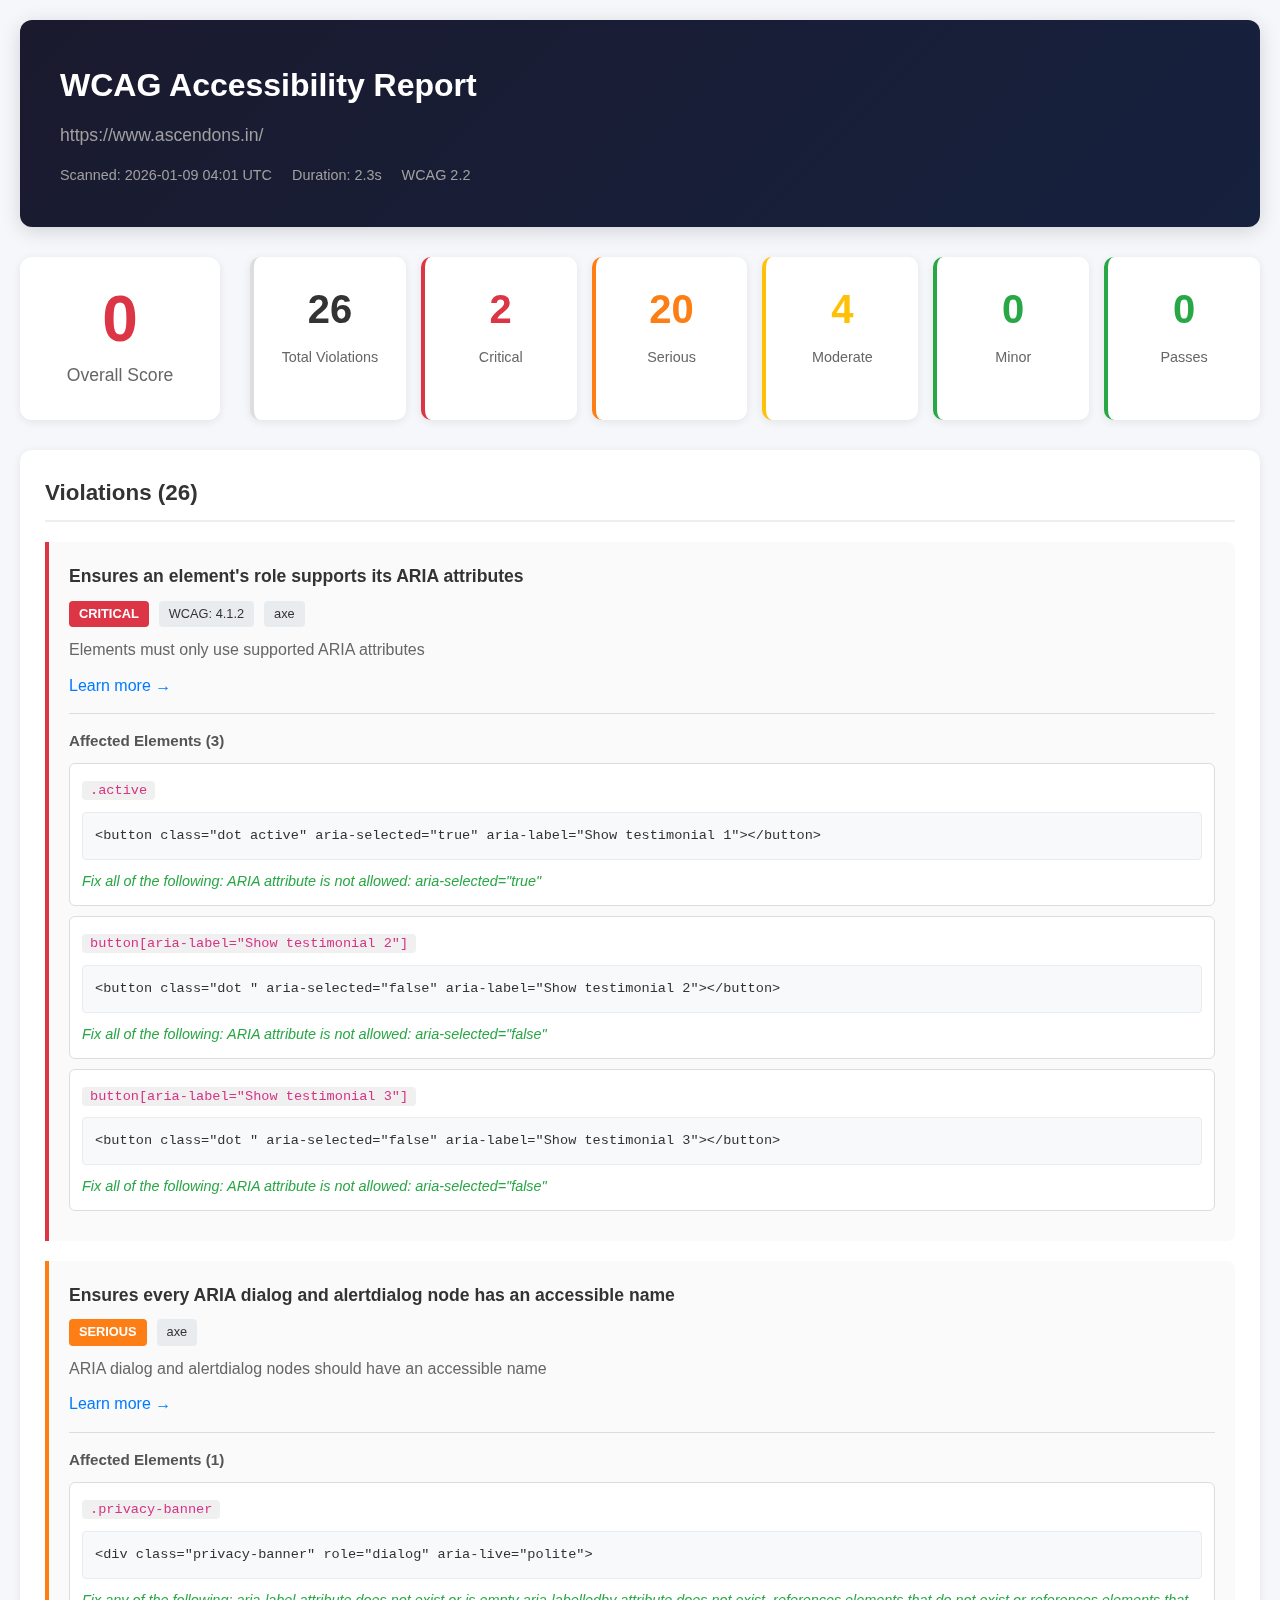
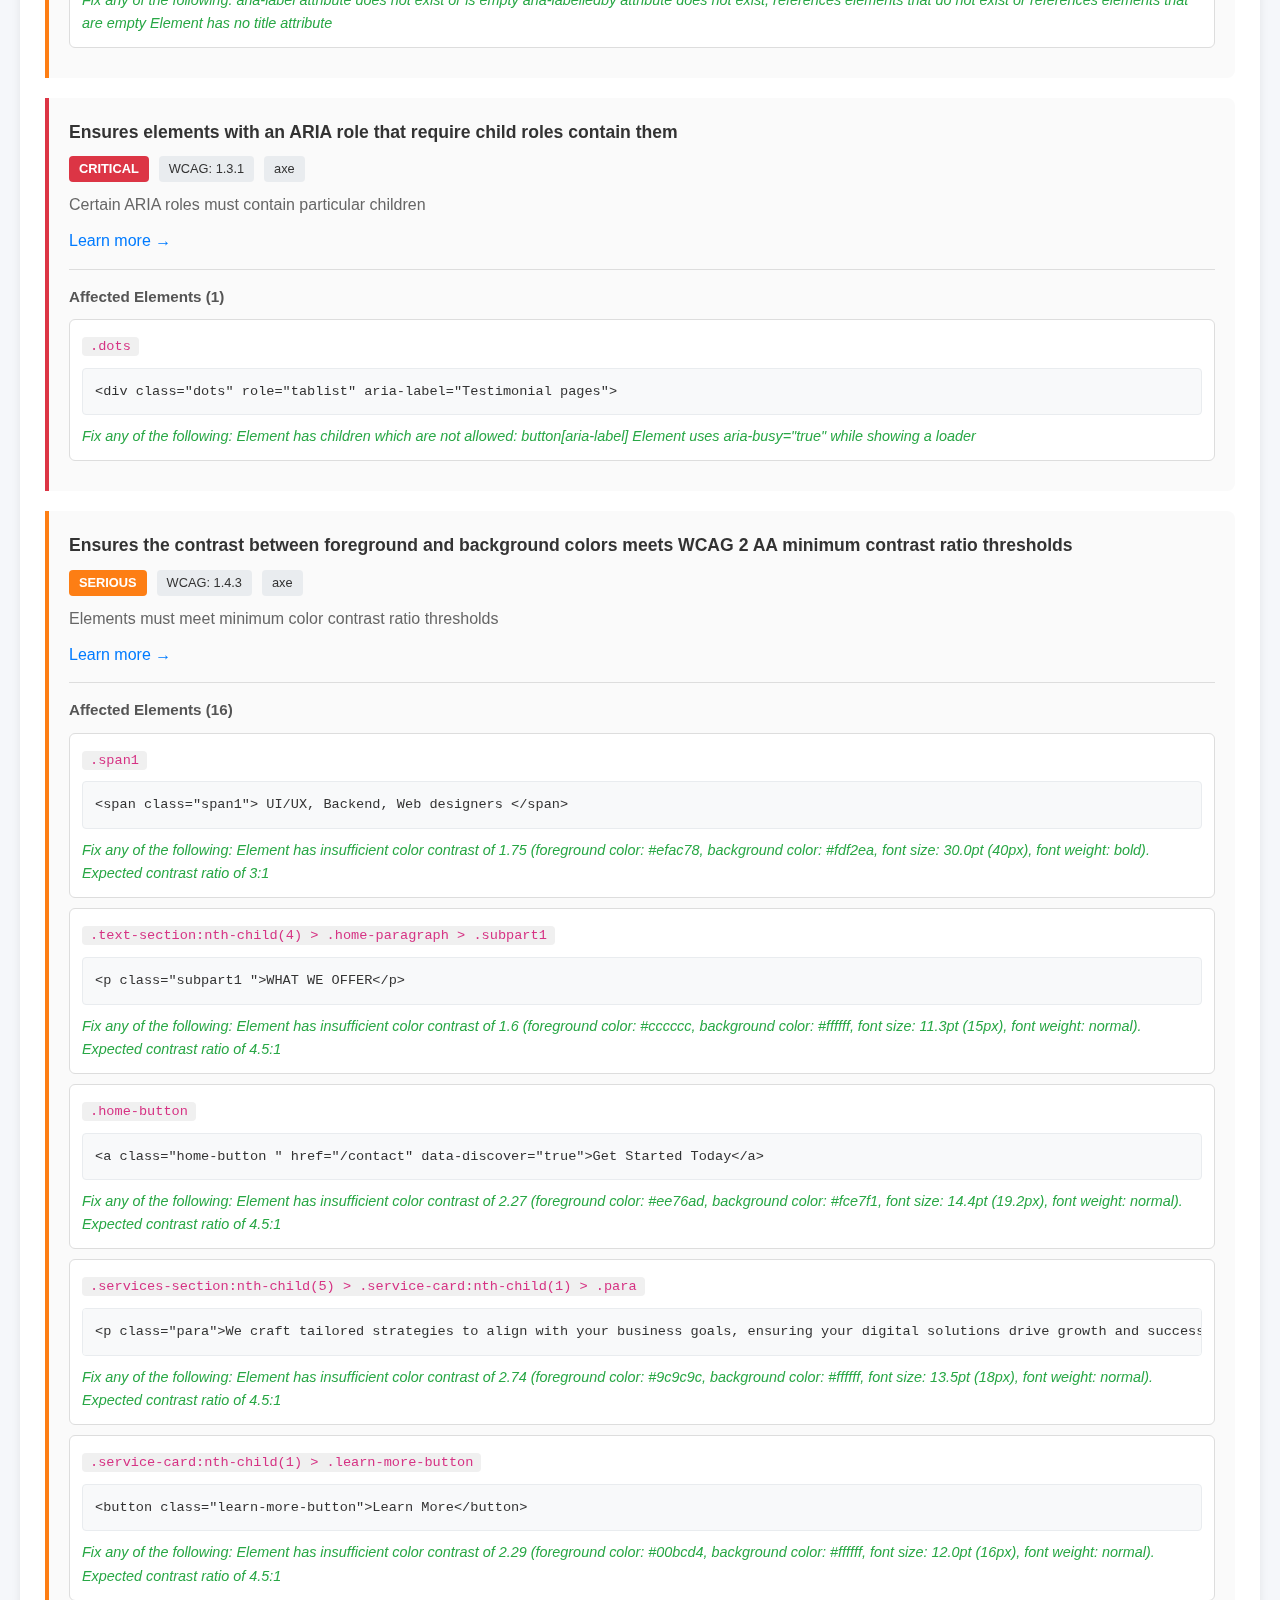
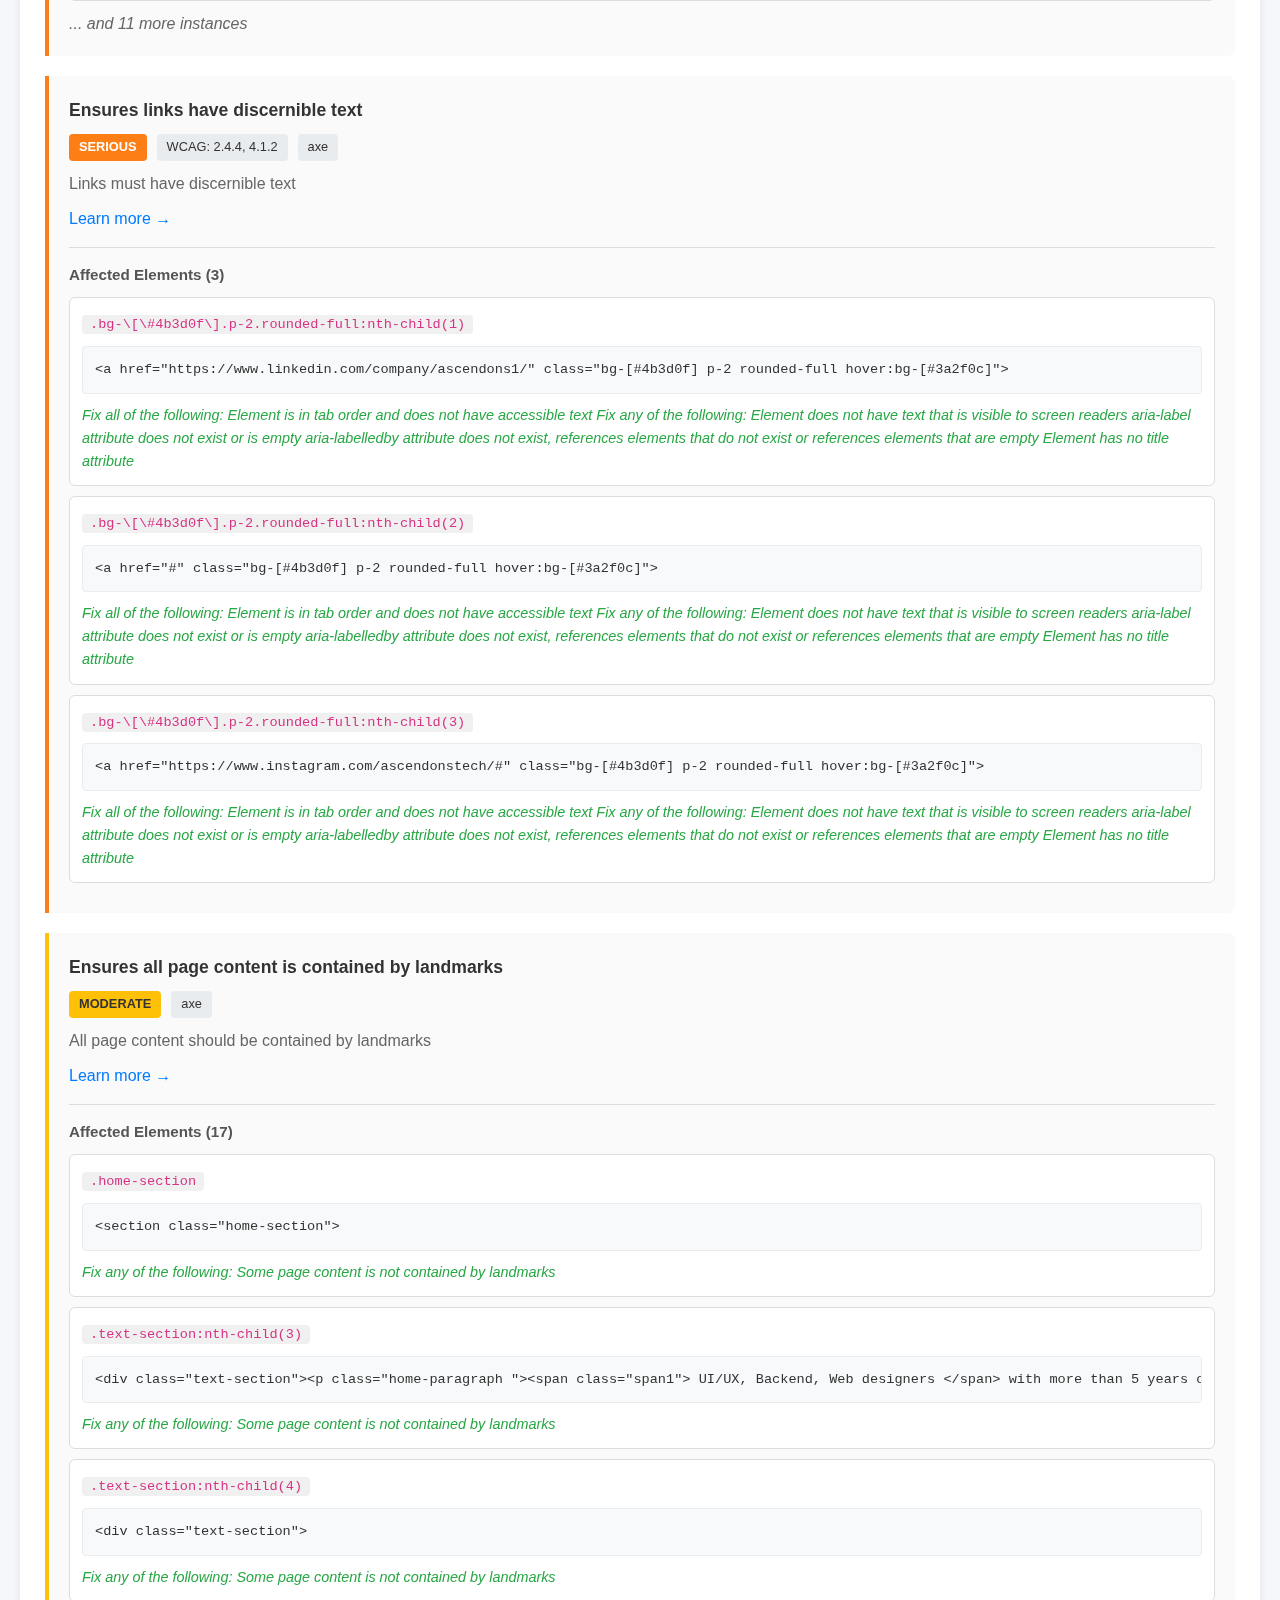
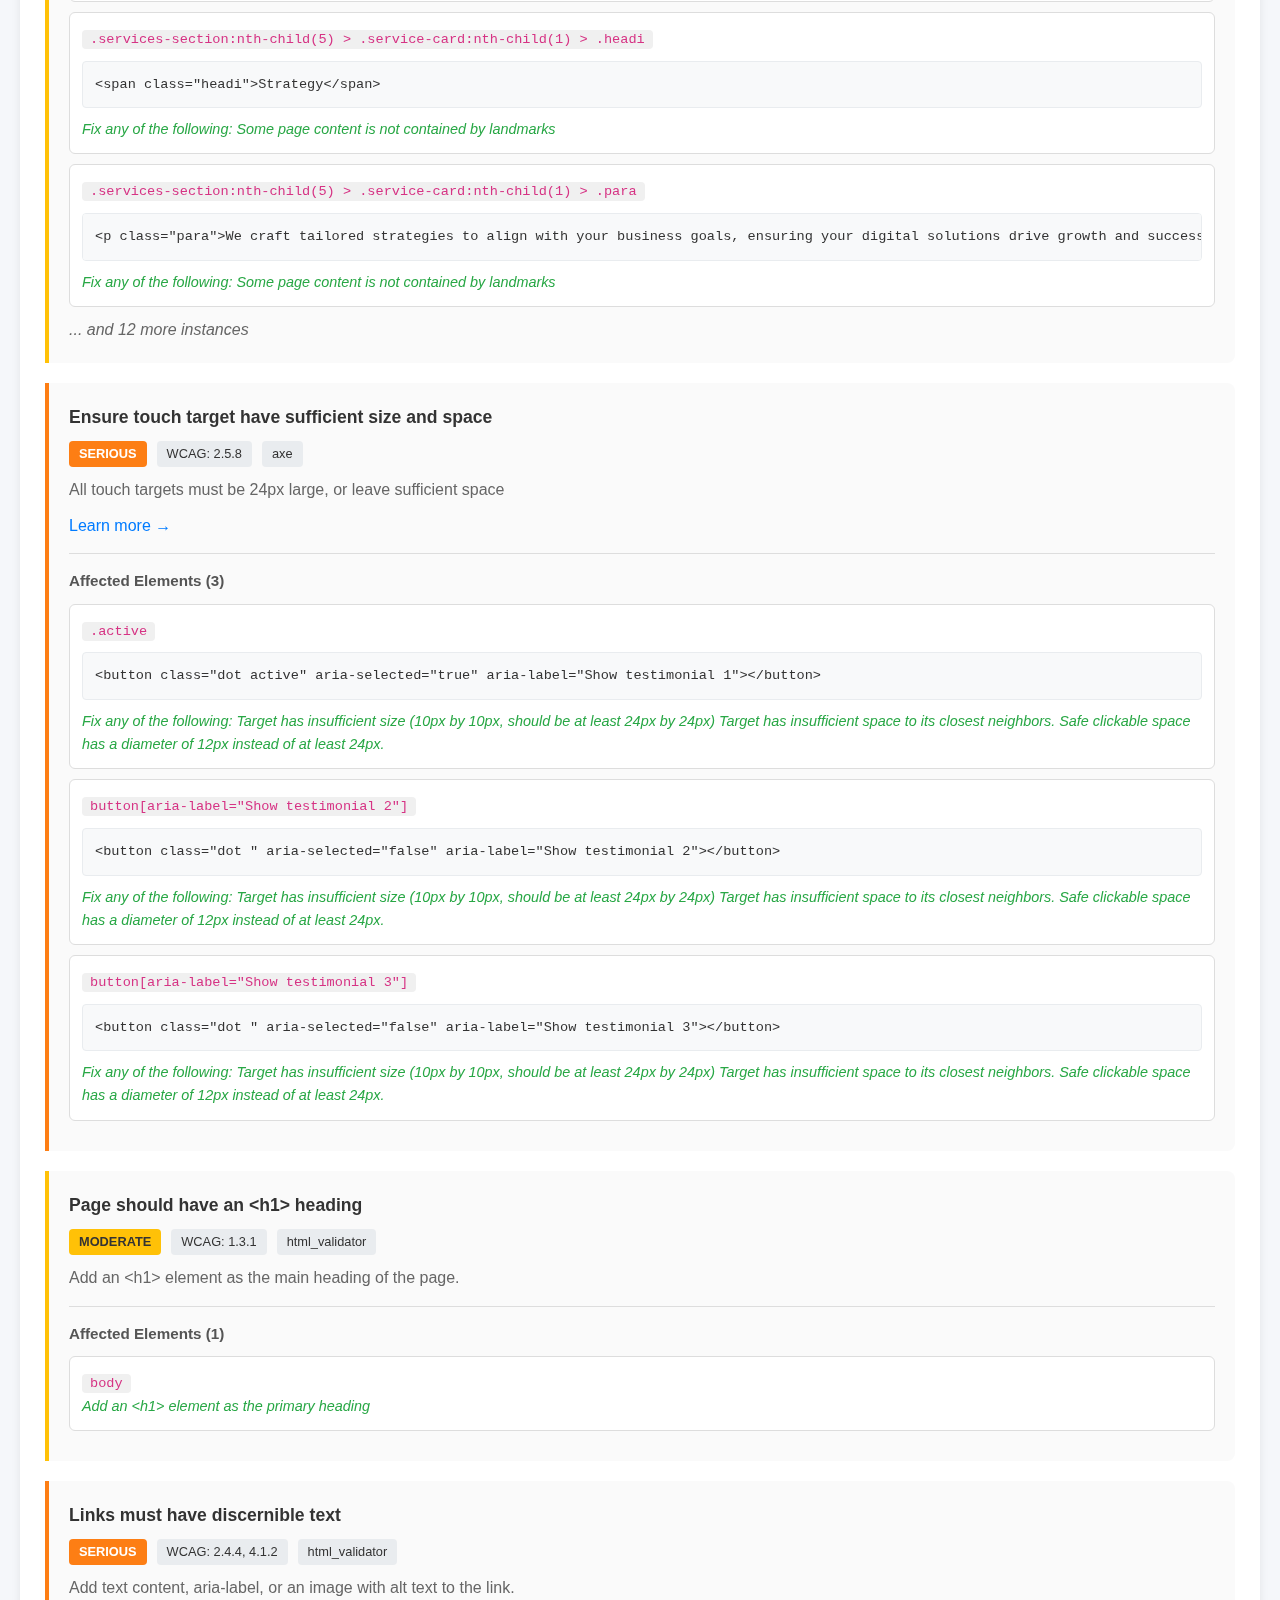
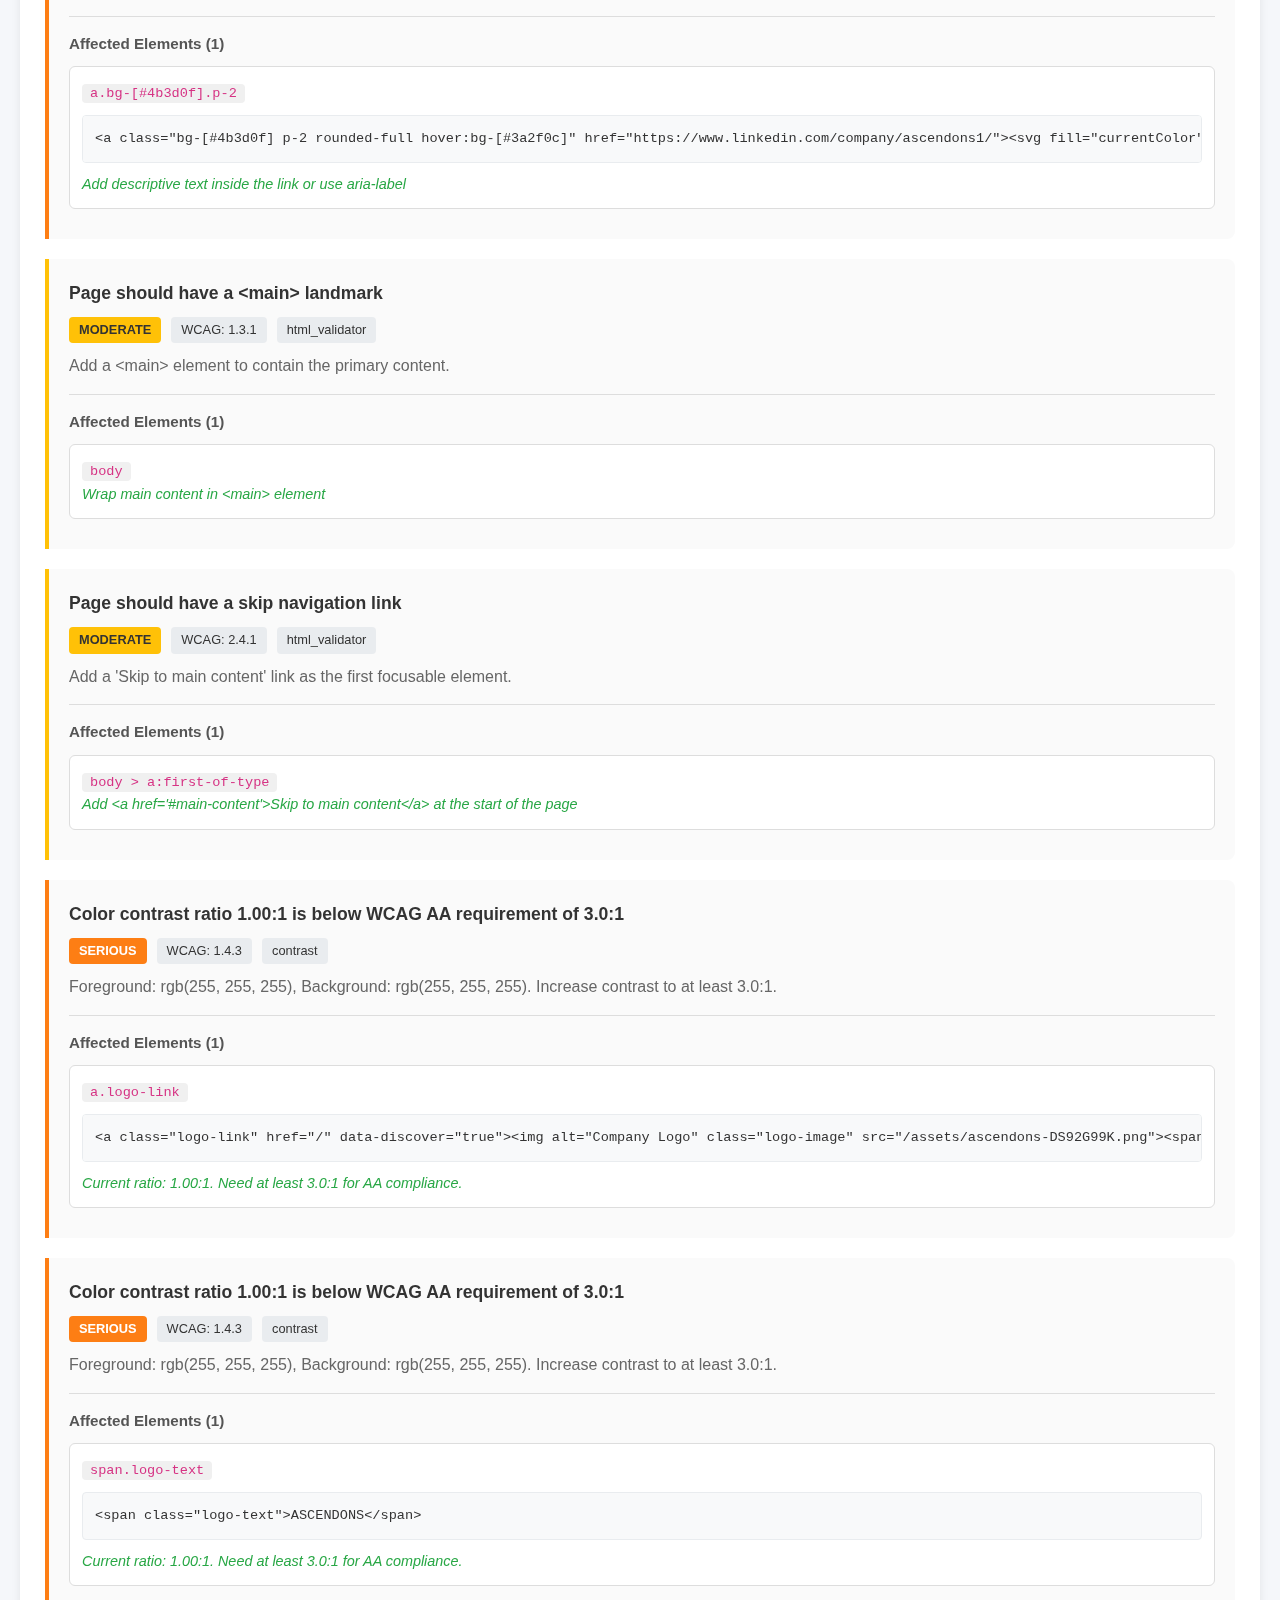
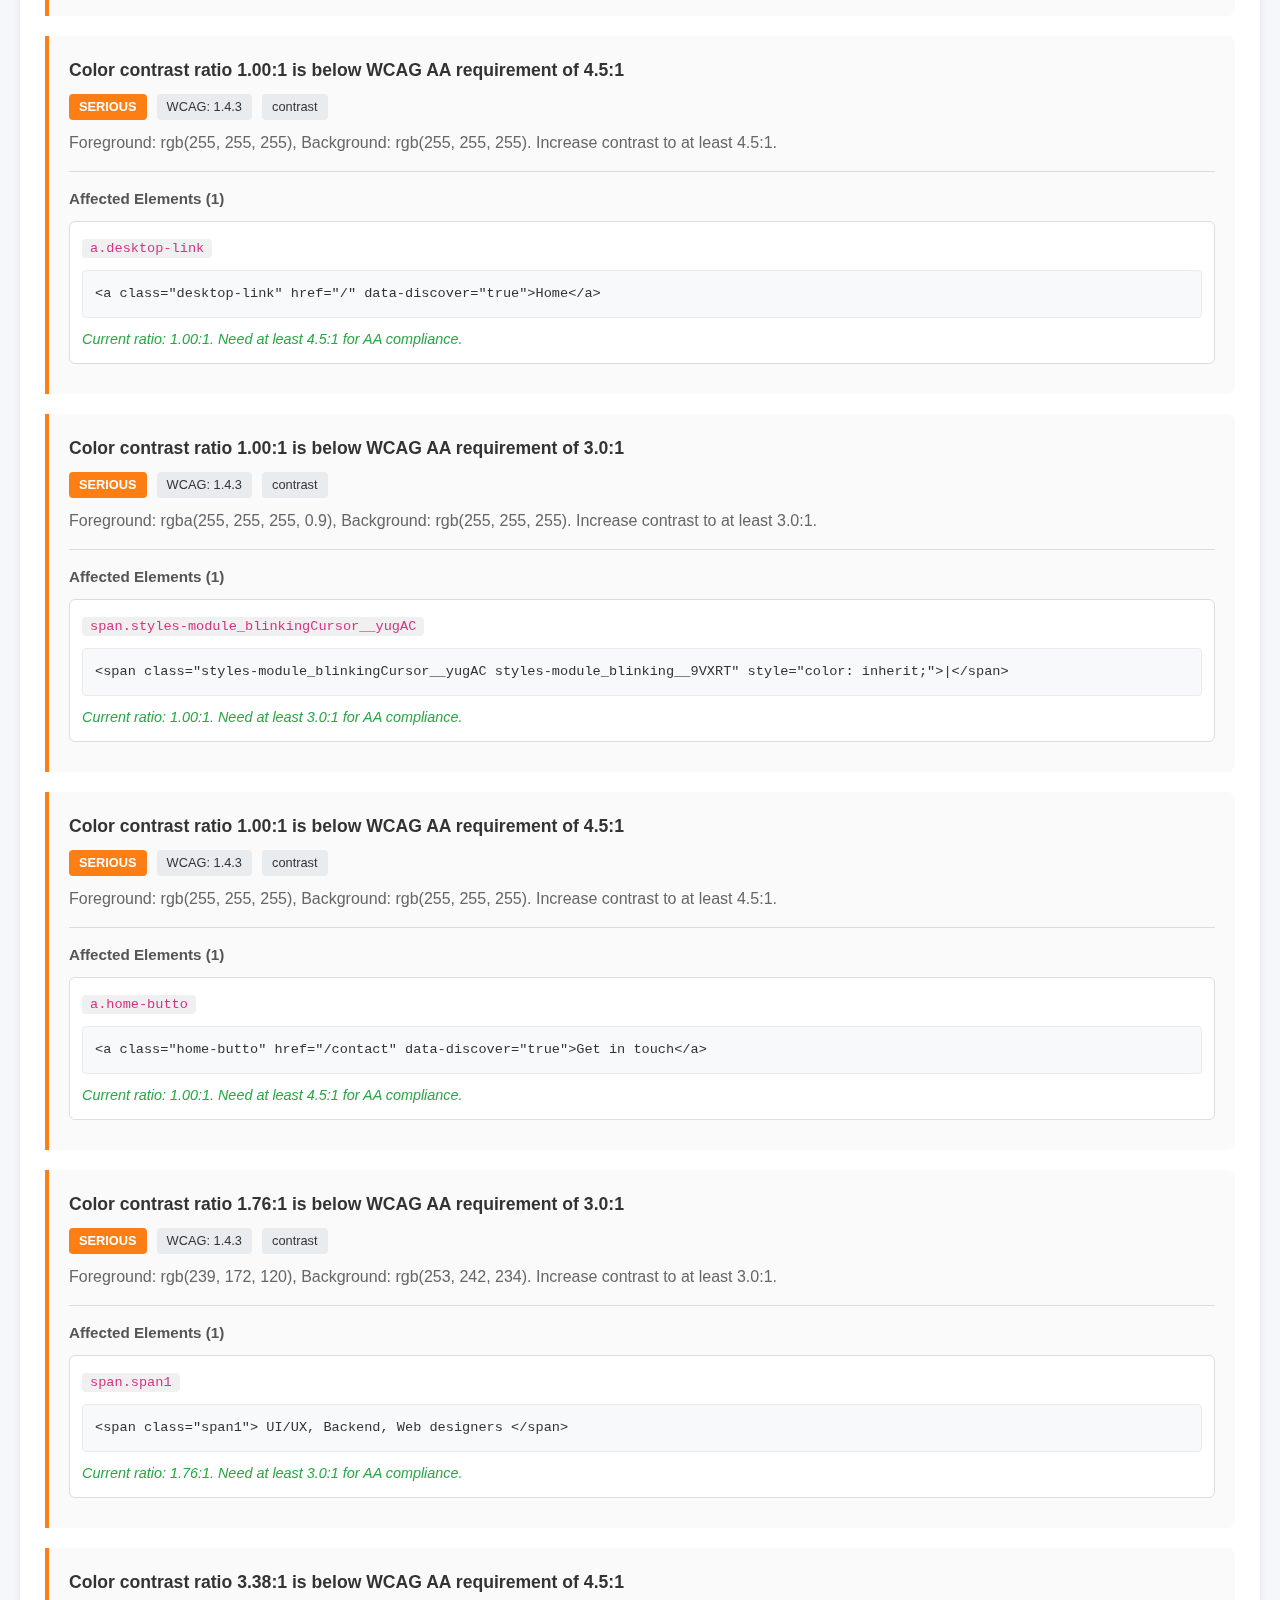
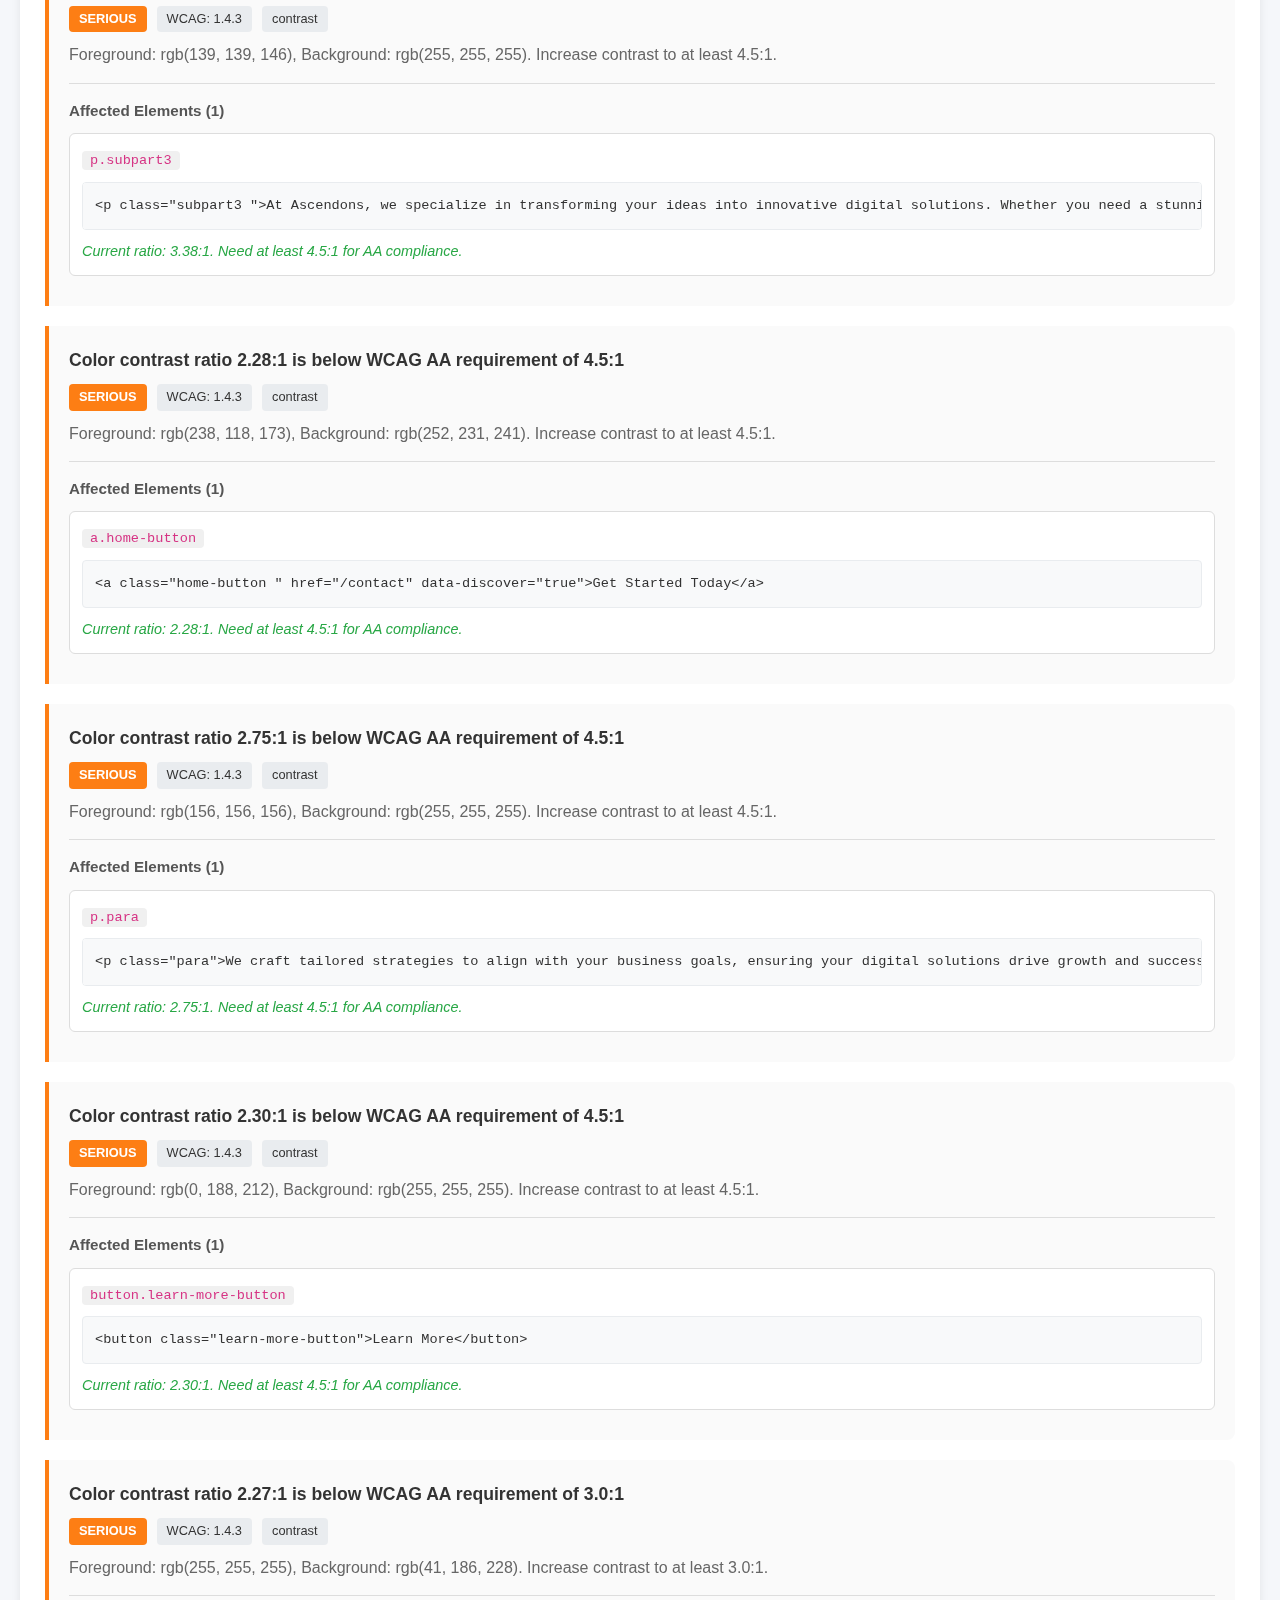
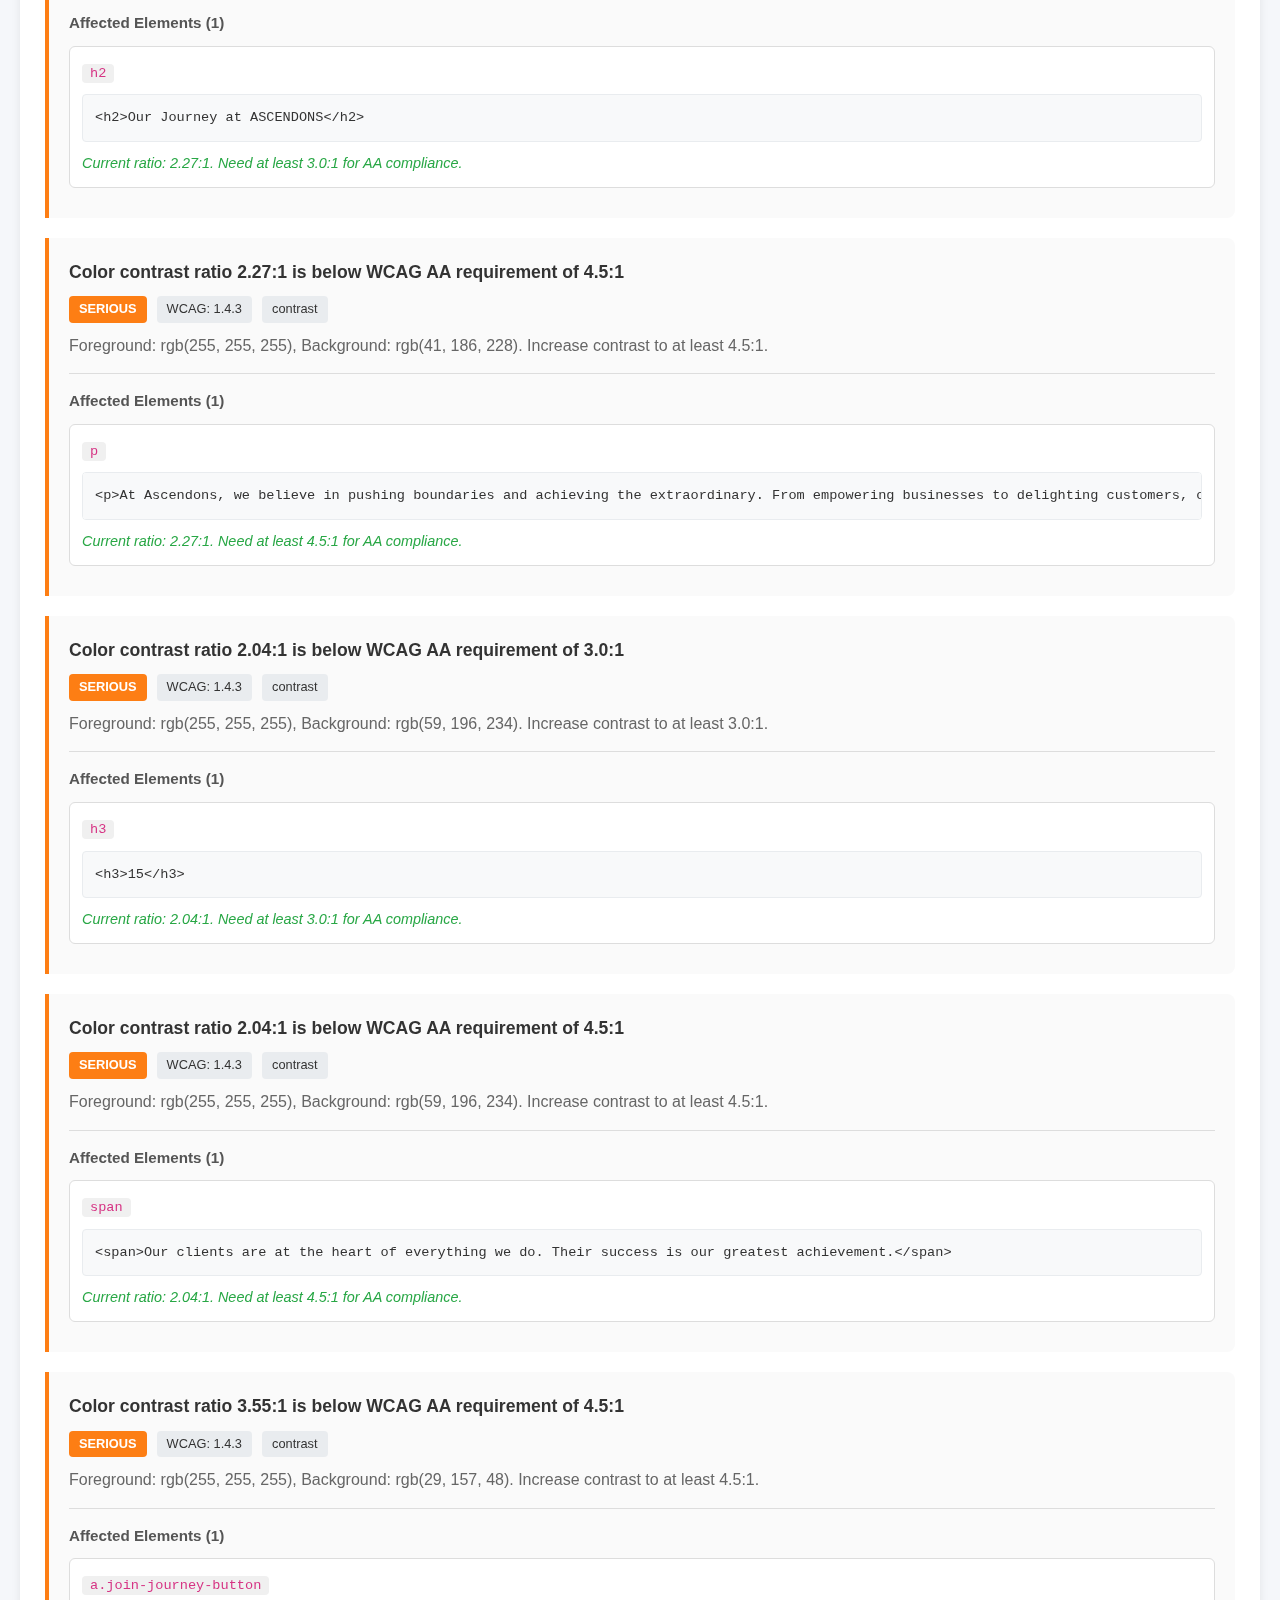
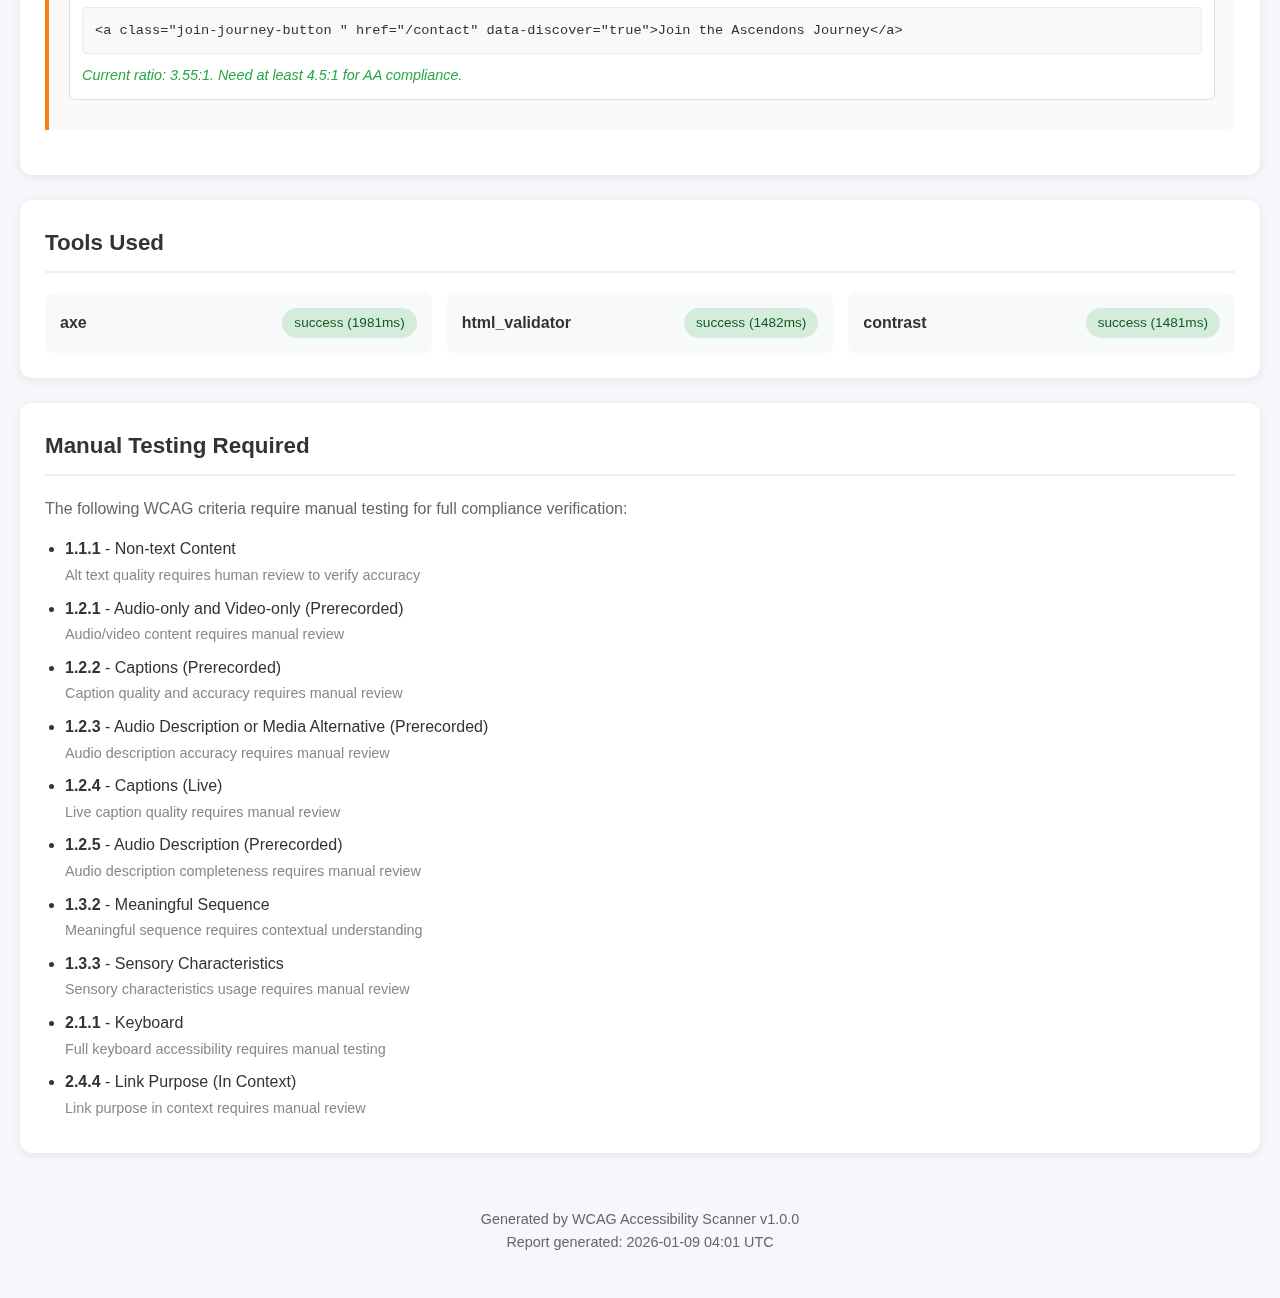
<file: test_report.html>
<!DOCTYPE html>
<html lang="en">
<head>
    <meta charset="UTF-8">
    <meta name="viewport" content="width=device-width, initial-scale=1.0">
    <title>WCAG Accessibility Report - https://www.ascendons.in/</title>
    <style>
        :root {
            --color-critical: #dc3545;
            --color-serious: #fd7e14;
            --color-moderate: #ffc107;
            --color-minor: #28a745;
            --color-pass: #28a745;
            --bg-primary: #1a1a2e;
            --bg-secondary: #16213e;
            --text-primary: #ffffff;
            --text-secondary: #a0a0a0;
        }

        * {
            box-sizing: border-box;
            margin: 0;
            padding: 0;
        }

        body {
            font-family: -apple-system, BlinkMacSystemFont, 'Segoe UI', Roboto, Oxygen, Ubuntu, sans-serif;
            background: #f5f7fa;
            color: #333;
            line-height: 1.6;
        }

        .container {
            max-width: 1400px;
            margin: 0 auto;
            padding: 20px;
        }

        /* Header */
        .header {
            background: linear-gradient(135deg, var(--bg-primary), var(--bg-secondary));
            color: var(--text-primary);
            padding: 40px;
            border-radius: 12px;
            margin-bottom: 30px;
            box-shadow: 0 4px 20px rgba(0,0,0,0.15);
        }

        .header h1 {
            font-size: 2rem;
            margin-bottom: 10px;
        }

        .header .url {
            color: var(--text-secondary);
            word-break: break-all;
            font-size: 1.1rem;
        }

        .header .meta {
            margin-top: 15px;
            display: flex;
            gap: 20px;
            flex-wrap: wrap;
            font-size: 0.9rem;
            color: var(--text-secondary);
        }

        /* Score Card */
        .score-section {
            display: grid;
            grid-template-columns: 200px 1fr;
            gap: 30px;
            margin-bottom: 30px;
        }

        .score-card {
            background: white;
            border-radius: 12px;
            padding: 30px;
            text-align: center;
            box-shadow: 0 2px 10px rgba(0,0,0,0.08);
        }

        .score-card .score {
            font-size: 4rem;
            font-weight: 700;
            line-height: 1;
        }

        .score-card .score.excellent { color: var(--color-pass); }
        .score-card .score.good { color: var(--color-moderate); }
        .score-card .score.poor { color: var(--color-serious); }
        .score-card .score.critical { color: var(--color-critical); }

        .score-card .label {
            color: #666;
            margin-top: 10px;
            font-size: 1.1rem;
        }

        /* Summary Cards */
        .summary-grid {
            display: grid;
            grid-template-columns: repeat(auto-fit, minmax(150px, 1fr));
            gap: 15px;
        }

        .summary-card {
            background: white;
            border-radius: 10px;
            padding: 20px;
            text-align: center;
            box-shadow: 0 2px 10px rgba(0,0,0,0.08);
            border-left: 4px solid #ddd;
        }

        .summary-card.critical { border-color: var(--color-critical); }
        .summary-card.serious { border-color: var(--color-serious); }
        .summary-card.moderate { border-color: var(--color-moderate); }
        .summary-card.minor { border-color: var(--color-minor); }
        .summary-card.passes { border-color: var(--color-pass); }

        .summary-card .value {
            font-size: 2.5rem;
            font-weight: 700;
        }

        .summary-card.critical .value { color: var(--color-critical); }
        .summary-card.serious .value { color: var(--color-serious); }
        .summary-card.moderate .value { color: var(--color-moderate); }
        .summary-card.minor .value { color: var(--color-minor); }
        .summary-card.passes .value { color: var(--color-pass); }

        .summary-card .label {
            color: #666;
            font-size: 0.9rem;
            margin-top: 5px;
        }

        /* Sections */
        .section {
            background: white;
            border-radius: 12px;
            padding: 25px;
            margin-bottom: 25px;
            box-shadow: 0 2px 10px rgba(0,0,0,0.08);
        }

        .section h2 {
            font-size: 1.4rem;
            margin-bottom: 20px;
            padding-bottom: 10px;
            border-bottom: 2px solid #eee;
        }

        /* Violations */
        .violation {
            border-left: 4px solid #ddd;
            padding: 20px;
            margin-bottom: 20px;
            background: #fafafa;
            border-radius: 0 8px 8px 0;
        }

        .violation.critical { border-color: var(--color-critical); }
        .violation.serious { border-color: var(--color-serious); }
        .violation.moderate { border-color: var(--color-moderate); }
        .violation.minor { border-color: var(--color-minor); }

        .violation h3 {
            font-size: 1.1rem;
            margin-bottom: 10px;
        }

        .violation .meta {
            display: flex;
            gap: 10px;
            flex-wrap: wrap;
            margin-bottom: 10px;
        }

        .violation .tag {
            font-size: 0.8rem;
            padding: 3px 10px;
            border-radius: 4px;
            background: #e9ecef;
        }

        .violation .tag.impact {
            color: white;
            font-weight: 600;
            text-transform: uppercase;
        }

        .violation.critical .tag.impact { background: var(--color-critical); }
        .violation.serious .tag.impact { background: var(--color-serious); }
        .violation.moderate .tag.impact { background: var(--color-moderate); color: #333; }
        .violation.minor .tag.impact { background: var(--color-minor); }

        .violation .help {
            color: #666;
            margin-bottom: 10px;
        }

        .violation .learn-more {
            color: #007bff;
            text-decoration: none;
        }

        .violation .learn-more:hover {
            text-decoration: underline;
        }

        .violation .instances {
            margin-top: 15px;
            padding-top: 15px;
            border-top: 1px solid #ddd;
        }

        .violation .instances h4 {
            font-size: 0.95rem;
            margin-bottom: 10px;
            color: #555;
        }

        .instance {
            background: white;
            border: 1px solid #ddd;
            border-radius: 6px;
            padding: 12px;
            margin-bottom: 10px;
        }

        .instance code {
            background: #f0f0f0;
            padding: 2px 8px;
            border-radius: 4px;
            font-size: 0.85rem;
            color: #d63384;
        }

        .instance pre {
            background: #f8f9fa;
            padding: 12px;
            border-radius: 4px;
            overflow-x: auto;
            font-size: 0.85rem;
            margin: 10px 0;
            border: 1px solid #e9ecef;
        }

        .instance .fix {
            color: var(--color-pass);
            font-style: italic;
            font-size: 0.9rem;
        }

        /* Tools Section */
        .tools-grid {
            display: grid;
            grid-template-columns: repeat(auto-fit, minmax(200px, 1fr));
            gap: 15px;
        }

        .tool-card {
            background: #f8f9fa;
            border-radius: 8px;
            padding: 15px;
            display: flex;
            justify-content: space-between;
            align-items: center;
        }

        .tool-card .name {
            font-weight: 600;
        }

        .tool-card .status {
            padding: 4px 12px;
            border-radius: 20px;
            font-size: 0.85rem;
        }

        .tool-card .status.success {
            background: #d4edda;
            color: #155724;
        }

        .tool-card .status.error {
            background: #f8d7da;
            color: #721c24;
        }

        /* Footer */
        .footer {
            text-align: center;
            padding: 30px;
            color: #666;
            font-size: 0.9rem;
        }

        /* Responsive */
        @media (max-width: 768px) {
            .score-section {
                grid-template-columns: 1fr;
            }

            .summary-grid {
                grid-template-columns: repeat(2, 1fr);
            }

            .header {
                padding: 25px;
            }

            .header h1 {
                font-size: 1.5rem;
            }
        }

        /* Print styles */
        @media print {
            body {
                background: white;
            }

            .container {
                max-width: none;
            }

            .header {
                background: #333;
                -webkit-print-color-adjust: exact;
                print-color-adjust: exact;
            }

            .section {
                break-inside: avoid;
            }
        }
    </style>
</head>
<body>
    <div class="container">
        <header class="header">
            <h1>WCAG Accessibility Report</h1>
            <p class="url">https://www.ascendons.in/</p>
            <div class="meta">
                <span>Scanned: 2026-01-09 04:01 UTC</span>
                <span>Duration: 2.3s</span>
                <span>WCAG 2.2</span>
            </div>
        </header>

        <div class="score-section">
            <div class="score-card">
                
                <div class="score critical">
                    0
                </div>
                <div class="label">Overall Score</div>
            </div>

            <div class="summary-grid">
                <div class="summary-card">
                    <div class="value">26</div>
                    <div class="label">Total Violations</div>
                </div>
                <div class="summary-card critical">
                    <div class="value">2</div>
                    <div class="label">Critical</div>
                </div>
                <div class="summary-card serious">
                    <div class="value">20</div>
                    <div class="label">Serious</div>
                </div>
                <div class="summary-card moderate">
                    <div class="value">4</div>
                    <div class="label">Moderate</div>
                </div>
                <div class="summary-card minor">
                    <div class="value">0</div>
                    <div class="label">Minor</div>
                </div>
                <div class="summary-card passes">
                    <div class="value">0</div>
                    <div class="label">Passes</div>
                </div>
            </div>
        </div>

        <section class="section">
            <h2>Violations (26)</h2>

            
                
                <div class="violation critical">
                    <h3>Ensures an element&#39;s role supports its ARIA attributes</h3>
                    <div class="meta">
                        <span class="tag impact">critical</span>
                        
                        <span class="tag">WCAG: 4.1.2</span>
                        
                        <span class="tag">axe</span>
                    </div>

                    
                    <p class="help">Elements must only use supported ARIA attributes</p>
                    

                    
                    <a href="https://dequeuniversity.com/rules/axe/4.8/aria-allowed-attr?application=axeAPI" target="_blank" class="learn-more">Learn more →</a>
                    

                    
                    <div class="instances">
                        <h4>Affected Elements (3)</h4>
                        
                        <div class="instance">
                            
                            <code>.active</code>
                            
                            
                            <pre>&lt;button class=&#34;dot active&#34; aria-selected=&#34;true&#34; aria-label=&#34;Show testimonial 1&#34;&gt;&lt;/button&gt;</pre>
                            
                            
                            <p class="fix">Fix all of the following:
  ARIA attribute is not allowed: aria-selected=&#34;true&#34;</p>
                            
                        </div>
                        
                        <div class="instance">
                            
                            <code>button[aria-label=&#34;Show testimonial 2&#34;]</code>
                            
                            
                            <pre>&lt;button class=&#34;dot &#34; aria-selected=&#34;false&#34; aria-label=&#34;Show testimonial 2&#34;&gt;&lt;/button&gt;</pre>
                            
                            
                            <p class="fix">Fix all of the following:
  ARIA attribute is not allowed: aria-selected=&#34;false&#34;</p>
                            
                        </div>
                        
                        <div class="instance">
                            
                            <code>button[aria-label=&#34;Show testimonial 3&#34;]</code>
                            
                            
                            <pre>&lt;button class=&#34;dot &#34; aria-selected=&#34;false&#34; aria-label=&#34;Show testimonial 3&#34;&gt;&lt;/button&gt;</pre>
                            
                            
                            <p class="fix">Fix all of the following:
  ARIA attribute is not allowed: aria-selected=&#34;false&#34;</p>
                            
                        </div>
                        
                        
                    </div>
                    
                </div>
                
                <div class="violation serious">
                    <h3>Ensures every ARIA dialog and alertdialog node has an accessible name</h3>
                    <div class="meta">
                        <span class="tag impact">serious</span>
                        
                        <span class="tag">axe</span>
                    </div>

                    
                    <p class="help">ARIA dialog and alertdialog nodes should have an accessible name</p>
                    

                    
                    <a href="https://dequeuniversity.com/rules/axe/4.8/aria-dialog-name?application=axeAPI" target="_blank" class="learn-more">Learn more →</a>
                    

                    
                    <div class="instances">
                        <h4>Affected Elements (1)</h4>
                        
                        <div class="instance">
                            
                            <code>.privacy-banner</code>
                            
                            
                            <pre>&lt;div class=&#34;privacy-banner&#34; role=&#34;dialog&#34; aria-live=&#34;polite&#34;&gt;</pre>
                            
                            
                            <p class="fix">Fix any of the following:
  aria-label attribute does not exist or is empty
  aria-labelledby attribute does not exist, references elements that do not exist or references elements that are empty
  Element has no title attribute</p>
                            
                        </div>
                        
                        
                    </div>
                    
                </div>
                
                <div class="violation critical">
                    <h3>Ensures elements with an ARIA role that require child roles contain them</h3>
                    <div class="meta">
                        <span class="tag impact">critical</span>
                        
                        <span class="tag">WCAG: 1.3.1</span>
                        
                        <span class="tag">axe</span>
                    </div>

                    
                    <p class="help">Certain ARIA roles must contain particular children</p>
                    

                    
                    <a href="https://dequeuniversity.com/rules/axe/4.8/aria-required-children?application=axeAPI" target="_blank" class="learn-more">Learn more →</a>
                    

                    
                    <div class="instances">
                        <h4>Affected Elements (1)</h4>
                        
                        <div class="instance">
                            
                            <code>.dots</code>
                            
                            
                            <pre>&lt;div class=&#34;dots&#34; role=&#34;tablist&#34; aria-label=&#34;Testimonial pages&#34;&gt;</pre>
                            
                            
                            <p class="fix">Fix any of the following:
  Element has children which are not allowed: button[aria-label]
  Element uses aria-busy=&#34;true&#34; while showing a loader</p>
                            
                        </div>
                        
                        
                    </div>
                    
                </div>
                
                <div class="violation serious">
                    <h3>Ensures the contrast between foreground and background colors meets WCAG 2 AA minimum contrast ratio thresholds</h3>
                    <div class="meta">
                        <span class="tag impact">serious</span>
                        
                        <span class="tag">WCAG: 1.4.3</span>
                        
                        <span class="tag">axe</span>
                    </div>

                    
                    <p class="help">Elements must meet minimum color contrast ratio thresholds</p>
                    

                    
                    <a href="https://dequeuniversity.com/rules/axe/4.8/color-contrast?application=axeAPI" target="_blank" class="learn-more">Learn more →</a>
                    

                    
                    <div class="instances">
                        <h4>Affected Elements (16)</h4>
                        
                        <div class="instance">
                            
                            <code>.span1</code>
                            
                            
                            <pre>&lt;span class=&#34;span1&#34;&gt; UI/UX, Backend, Web designers &lt;/span&gt;</pre>
                            
                            
                            <p class="fix">Fix any of the following:
  Element has insufficient color contrast of 1.75 (foreground color: #efac78, background color: #fdf2ea, font size: 30.0pt (40px), font weight: bold). Expected contrast ratio of 3:1</p>
                            
                        </div>
                        
                        <div class="instance">
                            
                            <code>.text-section:nth-child(4) &gt; .home-paragraph &gt; .subpart1</code>
                            
                            
                            <pre>&lt;p class=&#34;subpart1 &#34;&gt;WHAT WE OFFER&lt;/p&gt;</pre>
                            
                            
                            <p class="fix">Fix any of the following:
  Element has insufficient color contrast of 1.6 (foreground color: #cccccc, background color: #ffffff, font size: 11.3pt (15px), font weight: normal). Expected contrast ratio of 4.5:1</p>
                            
                        </div>
                        
                        <div class="instance">
                            
                            <code>.home-button</code>
                            
                            
                            <pre>&lt;a class=&#34;home-button &#34; href=&#34;/contact&#34; data-discover=&#34;true&#34;&gt;Get Started Today&lt;/a&gt;</pre>
                            
                            
                            <p class="fix">Fix any of the following:
  Element has insufficient color contrast of 2.27 (foreground color: #ee76ad, background color: #fce7f1, font size: 14.4pt (19.2px), font weight: normal). Expected contrast ratio of 4.5:1</p>
                            
                        </div>
                        
                        <div class="instance">
                            
                            <code>.services-section:nth-child(5) &gt; .service-card:nth-child(1) &gt; .para</code>
                            
                            
                            <pre>&lt;p class=&#34;para&#34;&gt;We craft tailored strategies to align with your business goals, ensuring your digital solutions drive growth and success. From market research to product roadmaps, we’ve got you covered.&lt;/p&gt;</pre>
                            
                            
                            <p class="fix">Fix any of the following:
  Element has insufficient color contrast of 2.74 (foreground color: #9c9c9c, background color: #ffffff, font size: 13.5pt (18px), font weight: normal). Expected contrast ratio of 4.5:1</p>
                            
                        </div>
                        
                        <div class="instance">
                            
                            <code>.service-card:nth-child(1) &gt; .learn-more-button</code>
                            
                            
                            <pre>&lt;button class=&#34;learn-more-button&#34;&gt;Learn More&lt;/button&gt;</pre>
                            
                            
                            <p class="fix">Fix any of the following:
  Element has insufficient color contrast of 2.29 (foreground color: #00bcd4, background color: #ffffff, font size: 12.0pt (16px), font weight: normal). Expected contrast ratio of 4.5:1</p>
                            
                        </div>
                        
                        
                        <p style="color: #666; font-style: italic;">
                            ... and 11 more instances
                        </p>
                        
                    </div>
                    
                </div>
                
                <div class="violation serious">
                    <h3>Ensures links have discernible text</h3>
                    <div class="meta">
                        <span class="tag impact">serious</span>
                        
                        <span class="tag">WCAG: 2.4.4, 4.1.2</span>
                        
                        <span class="tag">axe</span>
                    </div>

                    
                    <p class="help">Links must have discernible text</p>
                    

                    
                    <a href="https://dequeuniversity.com/rules/axe/4.8/link-name?application=axeAPI" target="_blank" class="learn-more">Learn more →</a>
                    

                    
                    <div class="instances">
                        <h4>Affected Elements (3)</h4>
                        
                        <div class="instance">
                            
                            <code>.bg-\[\#4b3d0f\].p-2.rounded-full:nth-child(1)</code>
                            
                            
                            <pre>&lt;a href=&#34;https://www.linkedin.com/company/ascendons1/&#34; class=&#34;bg-[#4b3d0f] p-2 rounded-full hover:bg-[#3a2f0c]&#34;&gt;</pre>
                            
                            
                            <p class="fix">Fix all of the following:
  Element is in tab order and does not have accessible text

Fix any of the following:
  Element does not have text that is visible to screen readers
  aria-label attribute does not exist or is empty
  aria-labelledby attribute does not exist, references elements that do not exist or references elements that are empty
  Element has no title attribute</p>
                            
                        </div>
                        
                        <div class="instance">
                            
                            <code>.bg-\[\#4b3d0f\].p-2.rounded-full:nth-child(2)</code>
                            
                            
                            <pre>&lt;a href=&#34;#&#34; class=&#34;bg-[#4b3d0f] p-2 rounded-full hover:bg-[#3a2f0c]&#34;&gt;</pre>
                            
                            
                            <p class="fix">Fix all of the following:
  Element is in tab order and does not have accessible text

Fix any of the following:
  Element does not have text that is visible to screen readers
  aria-label attribute does not exist or is empty
  aria-labelledby attribute does not exist, references elements that do not exist or references elements that are empty
  Element has no title attribute</p>
                            
                        </div>
                        
                        <div class="instance">
                            
                            <code>.bg-\[\#4b3d0f\].p-2.rounded-full:nth-child(3)</code>
                            
                            
                            <pre>&lt;a href=&#34;https://www.instagram.com/ascendonstech/#&#34; class=&#34;bg-[#4b3d0f] p-2 rounded-full hover:bg-[#3a2f0c]&#34;&gt;</pre>
                            
                            
                            <p class="fix">Fix all of the following:
  Element is in tab order and does not have accessible text

Fix any of the following:
  Element does not have text that is visible to screen readers
  aria-label attribute does not exist or is empty
  aria-labelledby attribute does not exist, references elements that do not exist or references elements that are empty
  Element has no title attribute</p>
                            
                        </div>
                        
                        
                    </div>
                    
                </div>
                
                <div class="violation moderate">
                    <h3>Ensures all page content is contained by landmarks</h3>
                    <div class="meta">
                        <span class="tag impact">moderate</span>
                        
                        <span class="tag">axe</span>
                    </div>

                    
                    <p class="help">All page content should be contained by landmarks</p>
                    

                    
                    <a href="https://dequeuniversity.com/rules/axe/4.8/region?application=axeAPI" target="_blank" class="learn-more">Learn more →</a>
                    

                    
                    <div class="instances">
                        <h4>Affected Elements (17)</h4>
                        
                        <div class="instance">
                            
                            <code>.home-section</code>
                            
                            
                            <pre>&lt;section class=&#34;home-section&#34;&gt;</pre>
                            
                            
                            <p class="fix">Fix any of the following:
  Some page content is not contained by landmarks</p>
                            
                        </div>
                        
                        <div class="instance">
                            
                            <code>.text-section:nth-child(3)</code>
                            
                            
                            <pre>&lt;div class=&#34;text-section&#34;&gt;&lt;p class=&#34;home-paragraph &#34;&gt;&lt;span class=&#34;span1&#34;&gt; UI/UX, Backend, Web designers &lt;/span&gt; with more than 5 years of experience in designing, developing and deploying web applications, websites and mobile apps.&lt;/p&gt;&lt;/div&gt;</pre>
                            
                            
                            <p class="fix">Fix any of the following:
  Some page content is not contained by landmarks</p>
                            
                        </div>
                        
                        <div class="instance">
                            
                            <code>.text-section:nth-child(4)</code>
                            
                            
                            <pre>&lt;div class=&#34;text-section&#34;&gt;</pre>
                            
                            
                            <p class="fix">Fix any of the following:
  Some page content is not contained by landmarks</p>
                            
                        </div>
                        
                        <div class="instance">
                            
                            <code>.services-section:nth-child(5) &gt; .service-card:nth-child(1) &gt; .headi</code>
                            
                            
                            <pre>&lt;span class=&#34;headi&#34;&gt;Strategy&lt;/span&gt;</pre>
                            
                            
                            <p class="fix">Fix any of the following:
  Some page content is not contained by landmarks</p>
                            
                        </div>
                        
                        <div class="instance">
                            
                            <code>.services-section:nth-child(5) &gt; .service-card:nth-child(1) &gt; .para</code>
                            
                            
                            <pre>&lt;p class=&#34;para&#34;&gt;We craft tailored strategies to align with your business goals, ensuring your digital solutions drive growth and success. From market research to product roadmaps, we’ve got you covered.&lt;/p&gt;</pre>
                            
                            
                            <p class="fix">Fix any of the following:
  Some page content is not contained by landmarks</p>
                            
                        </div>
                        
                        
                        <p style="color: #666; font-style: italic;">
                            ... and 12 more instances
                        </p>
                        
                    </div>
                    
                </div>
                
                <div class="violation serious">
                    <h3>Ensure touch target have sufficient size and space</h3>
                    <div class="meta">
                        <span class="tag impact">serious</span>
                        
                        <span class="tag">WCAG: 2.5.8</span>
                        
                        <span class="tag">axe</span>
                    </div>

                    
                    <p class="help">All touch targets must be 24px large, or leave sufficient space</p>
                    

                    
                    <a href="https://dequeuniversity.com/rules/axe/4.8/target-size?application=axeAPI" target="_blank" class="learn-more">Learn more →</a>
                    

                    
                    <div class="instances">
                        <h4>Affected Elements (3)</h4>
                        
                        <div class="instance">
                            
                            <code>.active</code>
                            
                            
                            <pre>&lt;button class=&#34;dot active&#34; aria-selected=&#34;true&#34; aria-label=&#34;Show testimonial 1&#34;&gt;&lt;/button&gt;</pre>
                            
                            
                            <p class="fix">Fix any of the following:
  Target has insufficient size (10px by 10px, should be at least 24px by 24px)
  Target has insufficient space to its closest neighbors. Safe clickable space has a diameter of 12px instead of at least 24px.</p>
                            
                        </div>
                        
                        <div class="instance">
                            
                            <code>button[aria-label=&#34;Show testimonial 2&#34;]</code>
                            
                            
                            <pre>&lt;button class=&#34;dot &#34; aria-selected=&#34;false&#34; aria-label=&#34;Show testimonial 2&#34;&gt;&lt;/button&gt;</pre>
                            
                            
                            <p class="fix">Fix any of the following:
  Target has insufficient size (10px by 10px, should be at least 24px by 24px)
  Target has insufficient space to its closest neighbors. Safe clickable space has a diameter of 12px instead of at least 24px.</p>
                            
                        </div>
                        
                        <div class="instance">
                            
                            <code>button[aria-label=&#34;Show testimonial 3&#34;]</code>
                            
                            
                            <pre>&lt;button class=&#34;dot &#34; aria-selected=&#34;false&#34; aria-label=&#34;Show testimonial 3&#34;&gt;&lt;/button&gt;</pre>
                            
                            
                            <p class="fix">Fix any of the following:
  Target has insufficient size (10px by 10px, should be at least 24px by 24px)
  Target has insufficient space to its closest neighbors. Safe clickable space has a diameter of 12px instead of at least 24px.</p>
                            
                        </div>
                        
                        
                    </div>
                    
                </div>
                
                <div class="violation moderate">
                    <h3>Page should have an &lt;h1&gt; heading</h3>
                    <div class="meta">
                        <span class="tag impact">moderate</span>
                        
                        <span class="tag">WCAG: 1.3.1</span>
                        
                        <span class="tag">html_validator</span>
                    </div>

                    
                    <p class="help">Add an &lt;h1&gt; element as the main heading of the page.</p>
                    

                    

                    
                    <div class="instances">
                        <h4>Affected Elements (1)</h4>
                        
                        <div class="instance">
                            
                            <code>body</code>
                            
                            
                            
                            <p class="fix">Add an &lt;h1&gt; element as the primary heading</p>
                            
                        </div>
                        
                        
                    </div>
                    
                </div>
                
                <div class="violation serious">
                    <h3>Links must have discernible text</h3>
                    <div class="meta">
                        <span class="tag impact">serious</span>
                        
                        <span class="tag">WCAG: 2.4.4, 4.1.2</span>
                        
                        <span class="tag">html_validator</span>
                    </div>

                    
                    <p class="help">Add text content, aria-label, or an image with alt text to the link.</p>
                    

                    

                    
                    <div class="instances">
                        <h4>Affected Elements (1)</h4>
                        
                        <div class="instance">
                            
                            <code>a.bg-[#4b3d0f].p-2</code>
                            
                            
                            <pre>&lt;a class=&#34;bg-[#4b3d0f] p-2 rounded-full hover:bg-[#3a2f0c]&#34; href=&#34;https://www.linkedin.com/company/ascendons1/&#34;&gt;&lt;svg fill=&#34;currentColor&#34; height=&#34;1em&#34; stroke=&#34;currentColor&#34; stroke-width=&#34;0&#34; viewbox=&#34;0 </pre>
                            
                            
                            <p class="fix">Add descriptive text inside the link or use aria-label</p>
                            
                        </div>
                        
                        
                    </div>
                    
                </div>
                
                <div class="violation moderate">
                    <h3>Page should have a &lt;main&gt; landmark</h3>
                    <div class="meta">
                        <span class="tag impact">moderate</span>
                        
                        <span class="tag">WCAG: 1.3.1</span>
                        
                        <span class="tag">html_validator</span>
                    </div>

                    
                    <p class="help">Add a &lt;main&gt; element to contain the primary content.</p>
                    

                    

                    
                    <div class="instances">
                        <h4>Affected Elements (1)</h4>
                        
                        <div class="instance">
                            
                            <code>body</code>
                            
                            
                            
                            <p class="fix">Wrap main content in &lt;main&gt; element</p>
                            
                        </div>
                        
                        
                    </div>
                    
                </div>
                
                <div class="violation moderate">
                    <h3>Page should have a skip navigation link</h3>
                    <div class="meta">
                        <span class="tag impact">moderate</span>
                        
                        <span class="tag">WCAG: 2.4.1</span>
                        
                        <span class="tag">html_validator</span>
                    </div>

                    
                    <p class="help">Add a &#39;Skip to main content&#39; link as the first focusable element.</p>
                    

                    

                    
                    <div class="instances">
                        <h4>Affected Elements (1)</h4>
                        
                        <div class="instance">
                            
                            <code>body &gt; a:first-of-type</code>
                            
                            
                            
                            <p class="fix">Add &lt;a href=&#39;#main-content&#39;&gt;Skip to main content&lt;/a&gt; at the start of the page</p>
                            
                        </div>
                        
                        
                    </div>
                    
                </div>
                
                <div class="violation serious">
                    <h3>Color contrast ratio 1.00:1 is below WCAG AA requirement of 3.0:1</h3>
                    <div class="meta">
                        <span class="tag impact">serious</span>
                        
                        <span class="tag">WCAG: 1.4.3</span>
                        
                        <span class="tag">contrast</span>
                    </div>

                    
                    <p class="help">Foreground: rgb(255, 255, 255), Background: rgb(255, 255, 255). Increase contrast to at least 3.0:1.</p>
                    

                    

                    
                    <div class="instances">
                        <h4>Affected Elements (1)</h4>
                        
                        <div class="instance">
                            
                            <code>a.logo-link</code>
                            
                            
                            <pre>&lt;a class=&#34;logo-link&#34; href=&#34;/&#34; data-discover=&#34;true&#34;&gt;&lt;img alt=&#34;Company Logo&#34; class=&#34;logo-image&#34; src=&#34;/assets/ascendons-DS92G99K.png&#34;&gt;&lt;span class=&#34;logo-text&#34;&gt;ASCENDONS&lt;/span&gt;&lt;/a&gt;</pre>
                            
                            
                            <p class="fix">Current ratio: 1.00:1. Need at least 3.0:1 for AA compliance.</p>
                            
                        </div>
                        
                        
                    </div>
                    
                </div>
                
                <div class="violation serious">
                    <h3>Color contrast ratio 1.00:1 is below WCAG AA requirement of 3.0:1</h3>
                    <div class="meta">
                        <span class="tag impact">serious</span>
                        
                        <span class="tag">WCAG: 1.4.3</span>
                        
                        <span class="tag">contrast</span>
                    </div>

                    
                    <p class="help">Foreground: rgb(255, 255, 255), Background: rgb(255, 255, 255). Increase contrast to at least 3.0:1.</p>
                    

                    

                    
                    <div class="instances">
                        <h4>Affected Elements (1)</h4>
                        
                        <div class="instance">
                            
                            <code>span.logo-text</code>
                            
                            
                            <pre>&lt;span class=&#34;logo-text&#34;&gt;ASCENDONS&lt;/span&gt;</pre>
                            
                            
                            <p class="fix">Current ratio: 1.00:1. Need at least 3.0:1 for AA compliance.</p>
                            
                        </div>
                        
                        
                    </div>
                    
                </div>
                
                <div class="violation serious">
                    <h3>Color contrast ratio 1.00:1 is below WCAG AA requirement of 4.5:1</h3>
                    <div class="meta">
                        <span class="tag impact">serious</span>
                        
                        <span class="tag">WCAG: 1.4.3</span>
                        
                        <span class="tag">contrast</span>
                    </div>

                    
                    <p class="help">Foreground: rgb(255, 255, 255), Background: rgb(255, 255, 255). Increase contrast to at least 4.5:1.</p>
                    

                    

                    
                    <div class="instances">
                        <h4>Affected Elements (1)</h4>
                        
                        <div class="instance">
                            
                            <code>a.desktop-link</code>
                            
                            
                            <pre>&lt;a class=&#34;desktop-link&#34; href=&#34;/&#34; data-discover=&#34;true&#34;&gt;Home&lt;/a&gt;</pre>
                            
                            
                            <p class="fix">Current ratio: 1.00:1. Need at least 4.5:1 for AA compliance.</p>
                            
                        </div>
                        
                        
                    </div>
                    
                </div>
                
                <div class="violation serious">
                    <h3>Color contrast ratio 1.00:1 is below WCAG AA requirement of 3.0:1</h3>
                    <div class="meta">
                        <span class="tag impact">serious</span>
                        
                        <span class="tag">WCAG: 1.4.3</span>
                        
                        <span class="tag">contrast</span>
                    </div>

                    
                    <p class="help">Foreground: rgba(255, 255, 255, 0.9), Background: rgb(255, 255, 255). Increase contrast to at least 3.0:1.</p>
                    

                    

                    
                    <div class="instances">
                        <h4>Affected Elements (1)</h4>
                        
                        <div class="instance">
                            
                            <code>span.styles-module_blinkingCursor__yugAC</code>
                            
                            
                            <pre>&lt;span class=&#34;styles-module_blinkingCursor__yugAC styles-module_blinking__9VXRT&#34; style=&#34;color: inherit;&#34;&gt;|&lt;/span&gt;</pre>
                            
                            
                            <p class="fix">Current ratio: 1.00:1. Need at least 3.0:1 for AA compliance.</p>
                            
                        </div>
                        
                        
                    </div>
                    
                </div>
                
                <div class="violation serious">
                    <h3>Color contrast ratio 1.00:1 is below WCAG AA requirement of 4.5:1</h3>
                    <div class="meta">
                        <span class="tag impact">serious</span>
                        
                        <span class="tag">WCAG: 1.4.3</span>
                        
                        <span class="tag">contrast</span>
                    </div>

                    
                    <p class="help">Foreground: rgb(255, 255, 255), Background: rgb(255, 255, 255). Increase contrast to at least 4.5:1.</p>
                    

                    

                    
                    <div class="instances">
                        <h4>Affected Elements (1)</h4>
                        
                        <div class="instance">
                            
                            <code>a.home-butto</code>
                            
                            
                            <pre>&lt;a class=&#34;home-butto&#34; href=&#34;/contact&#34; data-discover=&#34;true&#34;&gt;Get in touch&lt;/a&gt;</pre>
                            
                            
                            <p class="fix">Current ratio: 1.00:1. Need at least 4.5:1 for AA compliance.</p>
                            
                        </div>
                        
                        
                    </div>
                    
                </div>
                
                <div class="violation serious">
                    <h3>Color contrast ratio 1.76:1 is below WCAG AA requirement of 3.0:1</h3>
                    <div class="meta">
                        <span class="tag impact">serious</span>
                        
                        <span class="tag">WCAG: 1.4.3</span>
                        
                        <span class="tag">contrast</span>
                    </div>

                    
                    <p class="help">Foreground: rgb(239, 172, 120), Background: rgb(253, 242, 234). Increase contrast to at least 3.0:1.</p>
                    

                    

                    
                    <div class="instances">
                        <h4>Affected Elements (1)</h4>
                        
                        <div class="instance">
                            
                            <code>span.span1</code>
                            
                            
                            <pre>&lt;span class=&#34;span1&#34;&gt; UI/UX, Backend, Web designers &lt;/span&gt;</pre>
                            
                            
                            <p class="fix">Current ratio: 1.76:1. Need at least 3.0:1 for AA compliance.</p>
                            
                        </div>
                        
                        
                    </div>
                    
                </div>
                
                <div class="violation serious">
                    <h3>Color contrast ratio 3.38:1 is below WCAG AA requirement of 4.5:1</h3>
                    <div class="meta">
                        <span class="tag impact">serious</span>
                        
                        <span class="tag">WCAG: 1.4.3</span>
                        
                        <span class="tag">contrast</span>
                    </div>

                    
                    <p class="help">Foreground: rgb(139, 139, 146), Background: rgb(255, 255, 255). Increase contrast to at least 4.5:1.</p>
                    

                    

                    
                    <div class="instances">
                        <h4>Affected Elements (1)</h4>
                        
                        <div class="instance">
                            
                            <code>p.subpart3</code>
                            
                            
                            <pre>&lt;p class=&#34;subpart3 &#34;&gt;At Ascendons, we specialize in transforming your ideas into innovative digital solutions. Whether you need a stunning website, a high-performance mobile app, or a custom software </pre>
                            
                            
                            <p class="fix">Current ratio: 3.38:1. Need at least 4.5:1 for AA compliance.</p>
                            
                        </div>
                        
                        
                    </div>
                    
                </div>
                
                <div class="violation serious">
                    <h3>Color contrast ratio 2.28:1 is below WCAG AA requirement of 4.5:1</h3>
                    <div class="meta">
                        <span class="tag impact">serious</span>
                        
                        <span class="tag">WCAG: 1.4.3</span>
                        
                        <span class="tag">contrast</span>
                    </div>

                    
                    <p class="help">Foreground: rgb(238, 118, 173), Background: rgb(252, 231, 241). Increase contrast to at least 4.5:1.</p>
                    

                    

                    
                    <div class="instances">
                        <h4>Affected Elements (1)</h4>
                        
                        <div class="instance">
                            
                            <code>a.home-button</code>
                            
                            
                            <pre>&lt;a class=&#34;home-button &#34; href=&#34;/contact&#34; data-discover=&#34;true&#34;&gt;Get Started Today&lt;/a&gt;</pre>
                            
                            
                            <p class="fix">Current ratio: 2.28:1. Need at least 4.5:1 for AA compliance.</p>
                            
                        </div>
                        
                        
                    </div>
                    
                </div>
                
                <div class="violation serious">
                    <h3>Color contrast ratio 2.75:1 is below WCAG AA requirement of 4.5:1</h3>
                    <div class="meta">
                        <span class="tag impact">serious</span>
                        
                        <span class="tag">WCAG: 1.4.3</span>
                        
                        <span class="tag">contrast</span>
                    </div>

                    
                    <p class="help">Foreground: rgb(156, 156, 156), Background: rgb(255, 255, 255). Increase contrast to at least 4.5:1.</p>
                    

                    

                    
                    <div class="instances">
                        <h4>Affected Elements (1)</h4>
                        
                        <div class="instance">
                            
                            <code>p.para</code>
                            
                            
                            <pre>&lt;p class=&#34;para&#34;&gt;We craft tailored strategies to align with your business goals, ensuring your digital solutions drive growth and success. From market research to product roadmaps, we’ve got you covere</pre>
                            
                            
                            <p class="fix">Current ratio: 2.75:1. Need at least 4.5:1 for AA compliance.</p>
                            
                        </div>
                        
                        
                    </div>
                    
                </div>
                
                <div class="violation serious">
                    <h3>Color contrast ratio 2.30:1 is below WCAG AA requirement of 4.5:1</h3>
                    <div class="meta">
                        <span class="tag impact">serious</span>
                        
                        <span class="tag">WCAG: 1.4.3</span>
                        
                        <span class="tag">contrast</span>
                    </div>

                    
                    <p class="help">Foreground: rgb(0, 188, 212), Background: rgb(255, 255, 255). Increase contrast to at least 4.5:1.</p>
                    

                    

                    
                    <div class="instances">
                        <h4>Affected Elements (1)</h4>
                        
                        <div class="instance">
                            
                            <code>button.learn-more-button</code>
                            
                            
                            <pre>&lt;button class=&#34;learn-more-button&#34;&gt;Learn More&lt;/button&gt;</pre>
                            
                            
                            <p class="fix">Current ratio: 2.30:1. Need at least 4.5:1 for AA compliance.</p>
                            
                        </div>
                        
                        
                    </div>
                    
                </div>
                
                <div class="violation serious">
                    <h3>Color contrast ratio 2.27:1 is below WCAG AA requirement of 3.0:1</h3>
                    <div class="meta">
                        <span class="tag impact">serious</span>
                        
                        <span class="tag">WCAG: 1.4.3</span>
                        
                        <span class="tag">contrast</span>
                    </div>

                    
                    <p class="help">Foreground: rgb(255, 255, 255), Background: rgb(41, 186, 228). Increase contrast to at least 3.0:1.</p>
                    

                    

                    
                    <div class="instances">
                        <h4>Affected Elements (1)</h4>
                        
                        <div class="instance">
                            
                            <code>h2</code>
                            
                            
                            <pre>&lt;h2&gt;Our Journey at ASCENDONS&lt;/h2&gt;</pre>
                            
                            
                            <p class="fix">Current ratio: 2.27:1. Need at least 3.0:1 for AA compliance.</p>
                            
                        </div>
                        
                        
                    </div>
                    
                </div>
                
                <div class="violation serious">
                    <h3>Color contrast ratio 2.27:1 is below WCAG AA requirement of 4.5:1</h3>
                    <div class="meta">
                        <span class="tag impact">serious</span>
                        
                        <span class="tag">WCAG: 1.4.3</span>
                        
                        <span class="tag">contrast</span>
                    </div>

                    
                    <p class="help">Foreground: rgb(255, 255, 255), Background: rgb(41, 186, 228). Increase contrast to at least 4.5:1.</p>
                    

                    

                    
                    <div class="instances">
                        <h4>Affected Elements (1)</h4>
                        
                        <div class="instance">
                            
                            <code>p</code>
                            
                            
                            <pre>&lt;p&gt;At Ascendons, we believe in pushing boundaries and achieving the extraordinary. From empowering businesses to delighting customers, our journey is defined by innovation, dedication, and results. He</pre>
                            
                            
                            <p class="fix">Current ratio: 2.27:1. Need at least 4.5:1 for AA compliance.</p>
                            
                        </div>
                        
                        
                    </div>
                    
                </div>
                
                <div class="violation serious">
                    <h3>Color contrast ratio 2.04:1 is below WCAG AA requirement of 3.0:1</h3>
                    <div class="meta">
                        <span class="tag impact">serious</span>
                        
                        <span class="tag">WCAG: 1.4.3</span>
                        
                        <span class="tag">contrast</span>
                    </div>

                    
                    <p class="help">Foreground: rgb(255, 255, 255), Background: rgb(59, 196, 234). Increase contrast to at least 3.0:1.</p>
                    

                    

                    
                    <div class="instances">
                        <h4>Affected Elements (1)</h4>
                        
                        <div class="instance">
                            
                            <code>h3</code>
                            
                            
                            <pre>&lt;h3&gt;15&lt;/h3&gt;</pre>
                            
                            
                            <p class="fix">Current ratio: 2.04:1. Need at least 3.0:1 for AA compliance.</p>
                            
                        </div>
                        
                        
                    </div>
                    
                </div>
                
                <div class="violation serious">
                    <h3>Color contrast ratio 2.04:1 is below WCAG AA requirement of 4.5:1</h3>
                    <div class="meta">
                        <span class="tag impact">serious</span>
                        
                        <span class="tag">WCAG: 1.4.3</span>
                        
                        <span class="tag">contrast</span>
                    </div>

                    
                    <p class="help">Foreground: rgb(255, 255, 255), Background: rgb(59, 196, 234). Increase contrast to at least 4.5:1.</p>
                    

                    

                    
                    <div class="instances">
                        <h4>Affected Elements (1)</h4>
                        
                        <div class="instance">
                            
                            <code>span</code>
                            
                            
                            <pre>&lt;span&gt;Our clients are at the heart of everything we do. Their success is our greatest achievement.&lt;/span&gt;</pre>
                            
                            
                            <p class="fix">Current ratio: 2.04:1. Need at least 4.5:1 for AA compliance.</p>
                            
                        </div>
                        
                        
                    </div>
                    
                </div>
                
                <div class="violation serious">
                    <h3>Color contrast ratio 3.55:1 is below WCAG AA requirement of 4.5:1</h3>
                    <div class="meta">
                        <span class="tag impact">serious</span>
                        
                        <span class="tag">WCAG: 1.4.3</span>
                        
                        <span class="tag">contrast</span>
                    </div>

                    
                    <p class="help">Foreground: rgb(255, 255, 255), Background: rgb(29, 157, 48). Increase contrast to at least 4.5:1.</p>
                    

                    

                    
                    <div class="instances">
                        <h4>Affected Elements (1)</h4>
                        
                        <div class="instance">
                            
                            <code>a.join-journey-button</code>
                            
                            
                            <pre>&lt;a class=&#34;join-journey-button &#34; href=&#34;/contact&#34; data-discover=&#34;true&#34;&gt;Join the Ascendons Journey&lt;/a&gt;</pre>
                            
                            
                            <p class="fix">Current ratio: 3.55:1. Need at least 4.5:1 for AA compliance.</p>
                            
                        </div>
                        
                        
                    </div>
                    
                </div>
                
            
        </section>

        <section class="section">
            <h2>Tools Used</h2>
            <div class="tools-grid">
                
                <div class="tool-card">
                    <span class="name">axe</span>
                    <span class="status success">
                        success
                         (1981ms)
                    </span>
                </div>
                
                <div class="tool-card">
                    <span class="name">html_validator</span>
                    <span class="status success">
                        success
                         (1482ms)
                    </span>
                </div>
                
                <div class="tool-card">
                    <span class="name">contrast</span>
                    <span class="status success">
                        success
                         (1481ms)
                    </span>
                </div>
                
            </div>
        </section>

        <section class="section">
            <h2>Manual Testing Required</h2>
            <p style="color: #666; margin-bottom: 15px;">
                The following WCAG criteria require manual testing for full compliance verification:
            </p>
            <ul style="padding-left: 20px;">
                
                <li style="margin-bottom: 8px;">
                    <strong>1.1.1</strong> - Non-text Content
                    <br><span style="color: #888; font-size: 0.9rem;">Alt text quality requires human review to verify accuracy</span>
                </li>
                
                <li style="margin-bottom: 8px;">
                    <strong>1.2.1</strong> - Audio-only and Video-only (Prerecorded)
                    <br><span style="color: #888; font-size: 0.9rem;">Audio/video content requires manual review</span>
                </li>
                
                <li style="margin-bottom: 8px;">
                    <strong>1.2.2</strong> - Captions (Prerecorded)
                    <br><span style="color: #888; font-size: 0.9rem;">Caption quality and accuracy requires manual review</span>
                </li>
                
                <li style="margin-bottom: 8px;">
                    <strong>1.2.3</strong> - Audio Description or Media Alternative (Prerecorded)
                    <br><span style="color: #888; font-size: 0.9rem;">Audio description accuracy requires manual review</span>
                </li>
                
                <li style="margin-bottom: 8px;">
                    <strong>1.2.4</strong> - Captions (Live)
                    <br><span style="color: #888; font-size: 0.9rem;">Live caption quality requires manual review</span>
                </li>
                
                <li style="margin-bottom: 8px;">
                    <strong>1.2.5</strong> - Audio Description (Prerecorded)
                    <br><span style="color: #888; font-size: 0.9rem;">Audio description completeness requires manual review</span>
                </li>
                
                <li style="margin-bottom: 8px;">
                    <strong>1.3.2</strong> - Meaningful Sequence
                    <br><span style="color: #888; font-size: 0.9rem;">Meaningful sequence requires contextual understanding</span>
                </li>
                
                <li style="margin-bottom: 8px;">
                    <strong>1.3.3</strong> - Sensory Characteristics
                    <br><span style="color: #888; font-size: 0.9rem;">Sensory characteristics usage requires manual review</span>
                </li>
                
                <li style="margin-bottom: 8px;">
                    <strong>2.1.1</strong> - Keyboard
                    <br><span style="color: #888; font-size: 0.9rem;">Full keyboard accessibility requires manual testing</span>
                </li>
                
                <li style="margin-bottom: 8px;">
                    <strong>2.4.4</strong> - Link Purpose (In Context)
                    <br><span style="color: #888; font-size: 0.9rem;">Link purpose in context requires manual review</span>
                </li>
                
            </ul>
        </section>

        <footer class="footer">
            <p>Generated by WCAG Accessibility Scanner v1.0.0</p>
            <p>Report generated: 2026-01-09 04:01 UTC</p>
        </footer>
    </div>
</body>
</html>
</file>
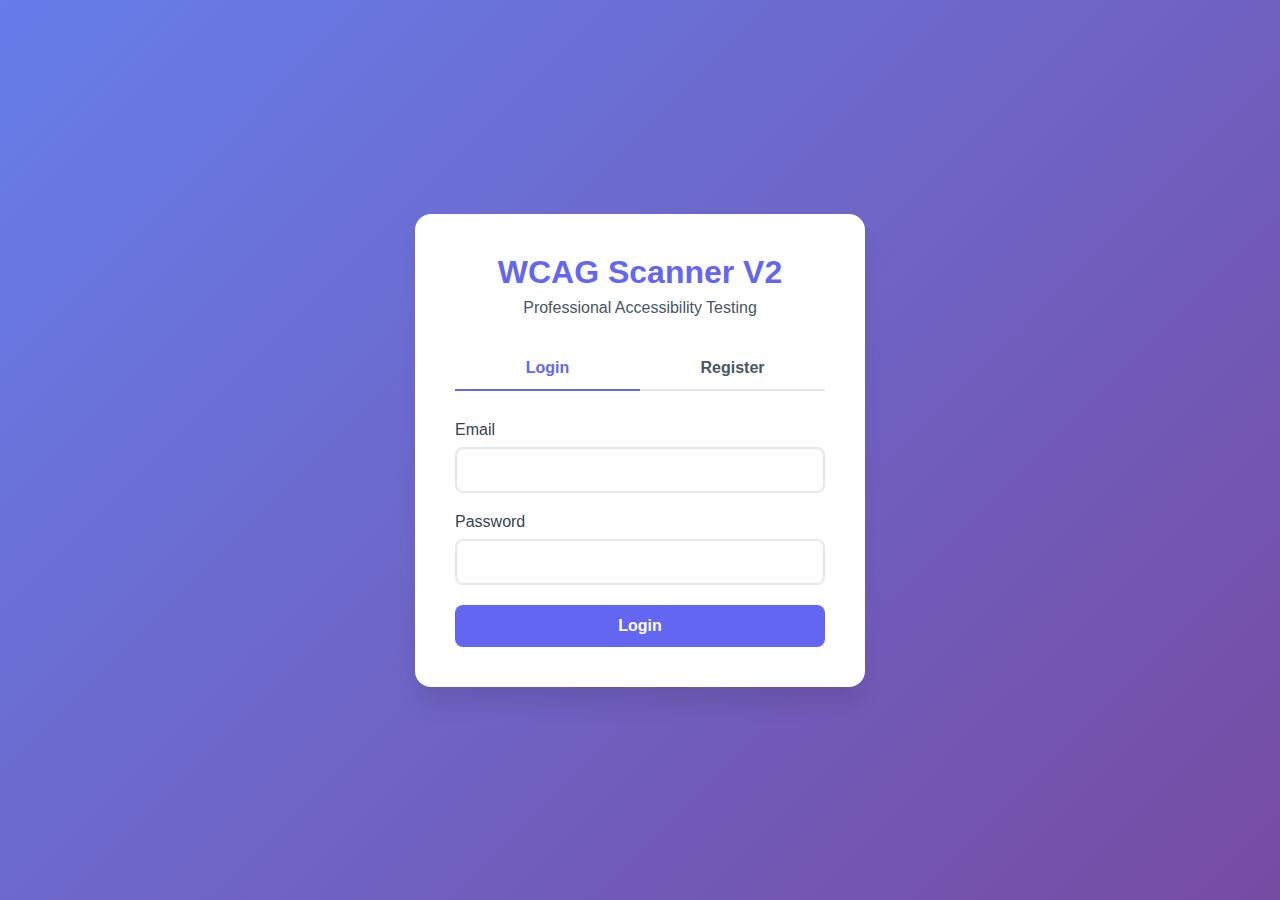
<file: templates/dashboard_v2.html>
<!DOCTYPE html>
<html lang="en">
<head>
    <meta charset="UTF-8">
    <meta name="viewport" content="width=device-width, initial-scale=1.0">
    <title>WCAG Scanner V2 - Dashboard</title>
    <style>
        :root {
            --primary: #6366f1;
            --primary-dark: #4f46e5;
            --success: #10b981;
            --warning: #f59e0b;
            --danger: #ef4444;
            --gray-50: #f9fafb;
            --gray-100: #f3f4f6;
            --gray-200: #e5e7eb;
            --gray-300: #d1d5db;
            --gray-600: #4b5563;
            --gray-700: #374151;
            --gray-800: #1f2937;
            --gray-900: #111827;
            --shadow-sm: 0 1px 2px 0 rgb(0 0 0 / 0.05);
            --shadow: 0 1px 3px 0 rgb(0 0 0 / 0.1);
            --shadow-lg: 0 10px 15px -3px rgb(0 0 0 / 0.1);
            --shadow-xl: 0 20px 25px -5px rgb(0 0 0 / 0.1);
        }

        * {
            box-sizing: border-box;
            margin: 0;
            padding: 0;
        }

        body {
            font-family: -apple-system, BlinkMacSystemFont, 'Segoe UI', Roboto, 'Helvetica Neue', Arial, sans-serif;
            background: var(--gray-50);
            min-height: 100vh;
            color: var(--gray-900);
        }

        /* Authentication Screen */
        .auth-container {
            min-height: 100vh;
            display: flex;
            align-items: center;
            justify-content: center;
            background: linear-gradient(135deg, #667eea 0%, #764ba2 100%);
            padding: 20px;
        }

        .auth-box {
            background: white;
            border-radius: 16px;
            box-shadow: var(--shadow-xl);
            padding: 40px;
            width: 100%;
            max-width: 450px;
            animation: fadeIn 0.3s ease-in;
        }

        .auth-logo {
            text-align: center;
            margin-bottom: 30px;
        }

        .auth-logo h1 {
            font-size: 2rem;
            color: var(--primary);
            margin-bottom: 8px;
        }

        .auth-logo p {
            color: var(--gray-600);
        }

        .auth-tabs {
            display: flex;
            border-bottom: 2px solid var(--gray-200);
            margin-bottom: 30px;
        }

        .auth-tab {
            flex: 1;
            padding: 12px;
            text-align: center;
            cursor: pointer;
            font-weight: 600;
            color: var(--gray-600);
            border-bottom: 2px solid transparent;
            margin-bottom: -2px;
            transition: all 0.2s;
        }

        .auth-tab.active {
            color: var(--primary);
            border-bottom-color: var(--primary);
        }

        .auth-form {
            display: none;
        }

        .auth-form.active {
            display: block;
            animation: slideIn 0.3s ease-out;
        }

        .form-group {
            margin-bottom: 20px;
        }

        .form-label {
            display: block;
            font-weight: 500;
            margin-bottom: 8px;
            color: var(--gray-700);
        }

        .form-input {
            width: 100%;
            padding: 12px 16px;
            border: 2px solid var(--gray-200);
            border-radius: 8px;
            font-size: 1rem;
            transition: all 0.2s;
        }

        .form-input:focus {
            outline: none;
            border-color: var(--primary);
            box-shadow: 0 0 0 3px rgba(99, 102, 241, 0.1);
        }

        .btn {
            padding: 12px 24px;
            border: none;
            border-radius: 8px;
            font-size: 1rem;
            font-weight: 600;
            cursor: pointer;
            transition: all 0.2s;
            display: inline-flex;
            align-items: center;
            justify-content: center;
            gap: 8px;
        }

        .btn-primary {
            background: var(--primary);
            color: white;
            width: 100%;
        }

        .btn-primary:hover:not(:disabled) {
            background: var(--primary-dark);
            transform: translateY(-1px);
            box-shadow: var(--shadow-lg);
        }

        .btn:disabled {
            opacity: 0.5;
            cursor: not-allowed;
        }

        .spinner {
            width: 20px;
            height: 20px;
            border: 2px solid transparent;
            border-top-color: white;
            border-radius: 50%;
            animation: spin 1s linear infinite;
        }

        .error-message {
            background: #fef2f2;
            color: var(--danger);
            padding: 12px;
            border-radius: 8px;
            margin-bottom: 20px;
            font-size: 0.9rem;
            display: none;
        }

        .error-message.active {
            display: block;
            animation: fadeIn 0.3s;
        }

        /* Main Dashboard */
        .dashboard-container {
            display: none;
            min-height: 100vh;
        }

        .dashboard-container.active {
            display: block;
        }

        .dashboard-header {
            background: white;
            border-bottom: 1px solid var(--gray-200);
            padding: 16px 24px;
            box-shadow: var(--shadow-sm);
        }

        .header-content {
            max-width: 1400px;
            margin: 0 auto;
            display: flex;
            justify-content: space-between;
            align-items: center;
        }

        .header-logo h2 {
            color: var(--primary);
            font-size: 1.5rem;
        }

        .header-actions {
            display: flex;
            align-items: center;
            gap: 16px;
        }

        .user-info {
            display: flex;
            align-items: center;
            gap: 12px;
            padding: 8px 16px;
            background: var(--gray-50);
            border-radius: 8px;
        }

        .user-avatar {
            width: 32px;
            height: 32px;
            border-radius: 50%;
            background: var(--primary);
            color: white;
            display: flex;
            align-items: center;
            justify-content: center;
            font-weight: 600;
        }

        .btn-outline {
            background: transparent;
            border: 2px solid var(--gray-300);
            color: var(--gray-700);
        }

        .btn-outline:hover {
            background: var(--gray-100);
        }

        .dashboard-body {
            max-width: 1400px;
            margin: 0 auto;
            padding: 24px;
        }

        .tabs {
            display: flex;
            gap: 8px;
            margin-bottom: 24px;
            border-bottom: 2px solid var(--gray-200);
        }

        .tab {
            padding: 12px 24px;
            cursor: pointer;
            font-weight: 600;
            color: var(--gray-600);
            border-bottom: 2px solid transparent;
            margin-bottom: -2px;
            transition: all 0.2s;
        }

        .tab:hover {
            color: var(--gray-900);
        }

        .tab.active {
            color: var(--primary);
            border-bottom-color: var(--primary);
        }

        .tab-content {
            display: none;
        }

        .tab-content.active {
            display: block;
            animation: fadeIn 0.3s;
        }

        /* Projects Tab */
        .section-header {
            display: flex;
            justify-content: space-between;
            align-items: center;
            margin-bottom: 24px;
        }

        .section-title {
            font-size: 1.75rem;
            font-weight: 700;
            color: var(--gray-900);
        }

        .btn-success {
            background: var(--success);
            color: white;
        }

        .btn-success:hover:not(:disabled) {
            background: #059669;
            transform: translateY(-1px);
            box-shadow: var(--shadow-lg);
        }

        .projects-grid {
            display: grid;
            grid-template-columns: repeat(auto-fill, minmax(350px, 1fr));
            gap: 20px;
            margin-bottom: 24px;
        }

        .project-card {
            background: white;
            border-radius: 12px;
            padding: 24px;
            box-shadow: var(--shadow);
            transition: all 0.2s;
            border: 2px solid transparent;
        }

        .project-card:hover {
            box-shadow: var(--shadow-lg);
            border-color: var(--primary);
            transform: translateY(-2px);
        }

        .project-header {
            display: flex;
            justify-content: space-between;
            align-items: start;
            margin-bottom: 16px;
        }

        .project-title {
            font-size: 1.25rem;
            font-weight: 700;
            color: var(--gray-900);
            margin-bottom: 8px;
        }

        .project-url {
            font-size: 0.9rem;
            color: var(--primary);
            text-decoration: none;
        }

        .project-url:hover {
            text-decoration: underline;
        }

        .project-actions {
            display: flex;
            gap: 8px;
        }

        .btn-icon {
            padding: 8px;
            background: var(--gray-100);
            border: none;
            border-radius: 6px;
            cursor: pointer;
            transition: all 0.2s;
        }

        .btn-icon:hover {
            background: var(--gray-200);
        }

        .project-description {
            color: var(--gray-600);
            margin-bottom: 16px;
            font-size: 0.9rem;
        }

        .project-stats {
            display: flex;
            gap: 16px;
            padding-top: 16px;
            border-top: 1px solid var(--gray-200);
        }

        .stat-item {
            flex: 1;
            text-align: center;
        }

        .stat-value {
            font-size: 1.5rem;
            font-weight: 700;
            color: var(--primary);
        }

        .stat-label {
            font-size: 0.75rem;
            color: var(--gray-600);
            text-transform: uppercase;
        }

        /* Modal */
        .modal {
            display: none;
            position: fixed;
            top: 0;
            left: 0;
            right: 0;
            bottom: 0;
            background: rgba(0, 0, 0, 0.5);
            z-index: 1000;
            align-items: center;
            justify-content: center;
        }

        .modal.active {
            display: flex;
            animation: fadeIn 0.2s;
        }

        .modal-content {
            background: white;
            border-radius: 16px;
            padding: 32px;
            width: 90%;
            max-width: 600px;
            max-height: 90vh;
            overflow-y: auto;
            animation: slideIn 0.3s ease-out;
        }

        .modal-header {
            display: flex;
            justify-content: space-between;
            align-items: center;
            margin-bottom: 24px;
        }

        .modal-title {
            font-size: 1.5rem;
            font-weight: 700;
        }

        .btn-close {
            background: none;
            border: none;
            font-size: 1.5rem;
            cursor: pointer;
            color: var(--gray-600);
        }

        /* Scans Tab */
        .scans-list {
            display: flex;
            flex-direction: column;
            gap: 16px;
        }

        .scan-card {
            background: white;
            border-radius: 12px;
            padding: 20px;
            box-shadow: var(--shadow);
            border-left: 4px solid var(--gray-300);
        }

        .scan-card.queued { border-left-color: var(--gray-600); }
        .scan-card.crawling { border-left-color: var(--warning); }
        .scan-card.scanning { border-left-color: var(--warning); }
        .scan-card.completed { border-left-color: var(--success); }
        .scan-card.failed { border-left-color: var(--danger); }
        .scan-card.cancelled { border-left-color: var(--gray-600); }

        .scan-header {
            display: flex;
            justify-content: space-between;
            align-items: start;
            margin-bottom: 16px;
        }

        .scan-info h3 {
            font-size: 1.1rem;
            font-weight: 700;
            margin-bottom: 4px;
        }

        .scan-meta {
            font-size: 0.85rem;
            color: var(--gray-600);
        }

        .status-badge {
            padding: 6px 12px;
            border-radius: 20px;
            font-size: 0.75rem;
            font-weight: 600;
            text-transform: uppercase;
        }

        .status-badge.queued { background: #f3f4f6; color: var(--gray-700); }
        .status-badge.crawling { background: #fffbeb; color: #b45309; }
        .status-badge.scanning { background: #fffbeb; color: #b45309; }
        .status-badge.completed { background: #ecfdf5; color: #059669; }
        .status-badge.failed { background: #fef2f2; color: #dc2626; }
        .status-badge.cancelled { background: #f3f4f6; color: var(--gray-700); }

        .progress-bar-container {
            background: var(--gray-200);
            border-radius: 10px;
            height: 8px;
            margin: 16px 0;
            overflow: hidden;
        }

        .progress-bar {
            height: 100%;
            background: linear-gradient(90deg, var(--primary), #a855f7);
            border-radius: 10px;
            transition: width 0.5s ease;
            animation: progress-pulse 2s ease-in-out infinite;
        }

        .scan-stats-grid {
            display: grid;
            grid-template-columns: repeat(4, 1fr);
            gap: 12px;
            margin-top: 16px;
        }

        .scan-stat {
            text-align: center;
            padding: 12px;
            background: var(--gray-50);
            border-radius: 8px;
        }

        .scan-stat-value {
            font-size: 1.25rem;
            font-weight: 700;
        }

        .scan-stat-value.critical { color: var(--danger); }
        .scan-stat-value.serious { color: #f97316; }
        .scan-stat-value.moderate { color: var(--warning); }
        .scan-stat-value.minor { color: var(--success); }

        .scan-stat-label {
            font-size: 0.75rem;
            color: var(--gray-600);
            margin-top: 4px;
        }

        /* Issues Tab */
        .issue-filters {
            background: white;
            padding: 20px;
            border-radius: 12px;
            box-shadow: var(--shadow);
            margin-bottom: 24px;
        }

        .filter-grid {
            display: grid;
            grid-template-columns: repeat(auto-fit, minmax(200px, 1fr));
            gap: 16px;
        }

        .filter-group {
            display: flex;
            flex-direction: column;
            gap: 8px;
        }

        .filter-select {
            padding: 10px 14px;
            border: 2px solid var(--gray-200);
            border-radius: 8px;
            font-size: 0.9rem;
            background: white;
            cursor: pointer;
        }

        .filter-select:focus {
            outline: none;
            border-color: var(--primary);
        }

        .issues-list {
            display: flex;
            flex-direction: column;
            gap: 16px;
        }

        .issue-card {
            background: white;
            border-radius: 12px;
            padding: 20px;
            box-shadow: var(--shadow);
            border-left: 4px solid var(--gray-300);
        }

        .issue-card.critical { border-left-color: var(--danger); }
        .issue-card.serious { border-left-color: #f97316; }
        .issue-card.moderate { border-left-color: var(--warning); }
        .issue-card.minor { border-left-color: var(--success); }

        .issue-header {
            display: flex;
            justify-content: space-between;
            align-items: start;
            margin-bottom: 12px;
        }

        .issue-title {
            font-weight: 700;
            color: var(--gray-900);
            flex: 1;
        }

        .impact-badge {
            padding: 4px 10px;
            border-radius: 20px;
            font-size: 0.75rem;
            font-weight: 600;
            text-transform: uppercase;
        }

        .impact-badge.critical { background: #fef2f2; color: var(--danger); }
        .impact-badge.serious { background: #fff7ed; color: #ea580c; }
        .impact-badge.moderate { background: #fffbeb; color: #b45309; }
        .impact-badge.minor { background: #ecfdf5; color: #059669; }

        .issue-meta {
            display: flex;
            gap: 16px;
            margin-bottom: 12px;
            font-size: 0.85rem;
            color: var(--gray-600);
        }

        .issue-instances {
            margin-top: 16px;
            display: none;
        }

        .issue-instances.expanded {
            display: block;
        }

        .instance-item {
            background: var(--gray-50);
            padding: 12px;
            border-radius: 8px;
            margin-bottom: 8px;
            font-size: 0.85rem;
        }

        .instance-selector {
            font-family: monospace;
            color: var(--primary);
            margin-bottom: 8px;
        }

        .instance-html {
            background: var(--gray-200);
            padding: 8px;
            border-radius: 4px;
            font-family: monospace;
            font-size: 0.75rem;
            overflow-x: auto;
        }

        /* Toast Notifications */
        .toast-container {
            position: fixed;
            top: 24px;
            right: 24px;
            z-index: 2000;
            display: flex;
            flex-direction: column;
            gap: 12px;
        }

        .toast {
            background: white;
            padding: 16px 20px;
            border-radius: 12px;
            box-shadow: var(--shadow-xl);
            min-width: 300px;
            animation: slideInRight 0.3s ease-out;
            display: flex;
            align-items: center;
            gap: 12px;
            border-left: 4px solid var(--gray-300);
        }

        .toast.success { border-left-color: var(--success); }
        .toast.error { border-left-color: var(--danger); }
        .toast.warning { border-left-color: var(--warning); }
        .toast.info { border-left-color: var(--primary); }

        .toast-message {
            flex: 1;
        }

        .empty-state {
            text-align: center;
            padding: 60px 20px;
            color: var(--gray-600);
        }

        .empty-state-icon {
            font-size: 4rem;
            margin-bottom: 16px;
            opacity: 0.3;
        }

        .empty-state-title {
            font-size: 1.25rem;
            font-weight: 700;
            margin-bottom: 8px;
            color: var(--gray-900);
        }

        /* Animations */
        @keyframes fadeIn {
            from { opacity: 0; }
            to { opacity: 1; }
        }

        @keyframes slideIn {
            from {
                opacity: 0;
                transform: translateY(-20px);
            }
            to {
                opacity: 1;
                transform: translateY(0);
            }
        }

        @keyframes slideInRight {
            from {
                opacity: 0;
                transform: translateX(100px);
            }
            to {
                opacity: 1;
                transform: translateX(0);
            }
        }

        @keyframes spin {
            to { transform: rotate(360deg); }
        }

        @keyframes progress-pulse {
            0%, 100% { opacity: 1; }
            50% { opacity: 0.7; }
        }

        /* Responsive */
        @media (max-width: 768px) {
            .projects-grid {
                grid-template-columns: 1fr;
            }

            .scan-stats-grid {
                grid-template-columns: repeat(2, 1fr);
            }

            .filter-grid {
                grid-template-columns: 1fr;
            }

            .tabs {
                overflow-x: auto;
            }
        }
    </style>
</head>
<body>
    <!-- Toast Container -->
    <div class="toast-container" id="toastContainer"></div>

    <!-- Authentication Screen -->
    <div class="auth-container" id="authContainer">
        <div class="auth-box">
            <div class="auth-logo">
                <h1>WCAG Scanner V2</h1>
                <p>Professional Accessibility Testing</p>
            </div>

            <div class="auth-tabs">
                <div class="auth-tab active" onclick="switchAuthTab('login')">Login</div>
                <div class="auth-tab" onclick="switchAuthTab('register')">Register</div>
            </div>

            <div class="error-message" id="authError"></div>

            <!-- Login Form -->
            <form class="auth-form active" id="loginForm" onsubmit="handleLogin(event)">
                <div class="form-group">
                    <label class="form-label">Email</label>
                    <input type="email" class="form-input" id="loginEmail" required>
                </div>
                <div class="form-group">
                    <label class="form-label">Password</label>
                    <input type="password" class="form-input" id="loginPassword" required>
                </div>
                <button type="submit" class="btn btn-primary" id="loginBtn">
                    <span id="loginBtnText">Login</span>
                    <div class="spinner" id="loginSpinner" style="display: none;"></div>
                </button>
            </form>

            <!-- Register Form -->
            <form class="auth-form" id="registerForm" onsubmit="handleRegister(event)">
                <div class="form-group">
                    <label class="form-label">Name</label>
                    <input type="text" class="form-input" id="registerName" required>
                </div>
                <div class="form-group">
                    <label class="form-label">Email</label>
                    <input type="email" class="form-input" id="registerEmail" required>
                </div>
                <div class="form-group">
                    <label class="form-label">Password</label>
                    <input type="password" class="form-input" id="registerPassword" minlength="8" required>
                </div>
                <button type="submit" class="btn btn-primary" id="registerBtn">
                    <span id="registerBtnText">Create Account</span>
                    <div class="spinner" id="registerSpinner" style="display: none;"></div>
                </button>
            </form>
        </div>
    </div>

    <!-- Main Dashboard -->
    <div class="dashboard-container" id="dashboardContainer">
        <!-- Header -->
        <div class="dashboard-header">
            <div class="header-content">
                <div class="header-logo">
                    <h2>WCAG Scanner V2</h2>
                </div>
                <div class="header-actions">
                    <div class="user-info">
                        <div class="user-avatar" id="userAvatar">U</div>
                        <span id="userName">User</span>
                    </div>
                    <button class="btn btn-outline" onclick="handleLogout()">Logout</button>
                </div>
            </div>
        </div>

        <!-- Main Content -->
        <div class="dashboard-body">
            <!-- Tabs -->
            <div class="tabs">
                <div class="tab active" onclick="switchTab('projects')">Projects</div>
                <div class="tab" onclick="switchTab('scans')">Scans</div>
                <div class="tab" onclick="switchTab('issues')">Issues</div>
                <div class="tab" onclick="switchTab('reports')">Reports</div>
                <div class="tab" onclick="switchTab('settings')">Settings</div>
            </div>

            <!-- Projects Tab -->
            <div class="tab-content active" id="projectsTab">
                <div class="section-header">
                    <h2 class="section-title">My Projects</h2>
                    <button class="btn btn-success" onclick="openCreateProjectModal()">+ Create Project</button>
                </div>
                <div class="projects-grid" id="projectsGrid">
                    <!-- Projects will be dynamically loaded -->
                </div>
            </div>

            <!-- Scans Tab -->
            <div class="tab-content" id="scansTab">
                <div class="section-header">
                    <h2 class="section-title">Scans</h2>
                    <button class="btn btn-success" onclick="openCreateScanModal()">+ New Scan</button>
                </div>
                <div class="scans-list" id="scansList">
                    <!-- Scans will be dynamically loaded -->
                </div>
            </div>

            <!-- Issues Tab -->
            <div class="tab-content" id="issuesTab">
                <div class="section-header">
                    <h2 class="section-title">Issues</h2>
                </div>
                <div class="issue-filters">
                    <div class="filter-grid">
                        <div class="filter-group">
                            <label class="form-label">Scan</label>
                            <select class="filter-select" id="issueScanFilter" onchange="loadIssues()">
                                <option value="">Select a scan...</option>
                            </select>
                        </div>
                        <div class="filter-group">
                            <label class="form-label">Impact</label>
                            <select class="filter-select" id="issueImpactFilter" onchange="filterIssues()">
                                <option value="">All Impacts</option>
                                <option value="critical">Critical</option>
                                <option value="serious">Serious</option>
                                <option value="moderate">Moderate</option>
                                <option value="minor">Minor</option>
                            </select>
                        </div>
                        <div class="filter-group">
                            <label class="form-label">WCAG Level</label>
                            <select class="filter-select" id="issueWcagFilter" onchange="filterIssues()">
                                <option value="">All Levels</option>
                                <option value="A">Level A</option>
                                <option value="AA">Level AA</option>
                                <option value="AAA">Level AAA</option>
                            </select>
                        </div>
                        <div class="filter-group">
                            <label class="form-label">Principle</label>
                            <select class="filter-select" id="issuePrincipleFilter" onchange="filterIssues()">
                                <option value="">All Principles</option>
                                <option value="perceivable">Perceivable</option>
                                <option value="operable">Operable</option>
                                <option value="understandable">Understandable</option>
                                <option value="robust">Robust</option>
                            </select>
                        </div>
                    </div>
                </div>
                <div class="issues-list" id="issuesList">
                    <!-- Issues will be dynamically loaded -->
                </div>
            </div>

            <!-- Reports Tab -->
            <div class="tab-content" id="reportsTab">
                <div class="section-header">
                    <h2 class="section-title">Reports</h2>
                </div>
                <div id="reportsContent">
                    <div class="empty-state">
                        <div class="empty-state-icon">📊</div>
                        <div class="empty-state-title">Select a scan to download reports</div>
                        <p>Reports are available for completed scans</p>
                    </div>
                </div>
            </div>

            <!-- Settings Tab -->
            <div class="tab-content" id="settingsTab">
                <div class="section-header">
                    <h2 class="section-title">Settings</h2>
                </div>
                <div id="settingsContent">
                    <!-- Settings content -->
                </div>
            </div>
        </div>
    </div>

    <!-- Project Modal -->
    <div class="modal" id="projectModal">
        <div class="modal-content">
            <div class="modal-header">
                <h3 class="modal-title" id="projectModalTitle">Create Project</h3>
                <button class="btn-close" onclick="closeProjectModal()">&times;</button>
            </div>
            <form id="projectForm" onsubmit="handleProjectSubmit(event)">
                <div class="form-group">
                    <label class="form-label">Project Name*</label>
                    <input type="text" class="form-input" id="projectName" required>
                </div>
                <div class="form-group">
                    <label class="form-label">Base URL*</label>
                    <input type="url" class="form-input" id="projectUrl" placeholder="https://example.com" required>
                </div>
                <div class="form-group">
                    <label class="form-label">Description</label>
                    <textarea class="form-input" id="projectDescription" rows="3"></textarea>
                </div>
                <div class="form-group">
                    <label class="form-label">WCAG Level</label>
                    <select class="form-input" id="projectWcagLevel">
                        <option value="A">Level A</option>
                        <option value="AA" selected>Level AA</option>
                        <option value="AAA">Level AAA</option>
                    </select>
                </div>
                <button type="submit" class="btn btn-primary" id="projectSubmitBtn">
                    <span id="projectSubmitText">Create Project</span>
                    <div class="spinner" id="projectSubmitSpinner" style="display: none;"></div>
                </button>
            </form>
        </div>
    </div>

    <!-- Scan Modal -->
    <div class="modal" id="scanModal">
        <div class="modal-content">
            <div class="modal-header">
                <h3 class="modal-title">Create Scan</h3>
                <button class="btn-close" onclick="closeScanModal()">&times;</button>
            </div>
            <form id="scanForm" onsubmit="handleScanSubmit(event)">
                <div class="form-group">
                    <label class="form-label">Project*</label>
                    <select class="form-input" id="scanProject" required>
                        <option value="">Select a project...</option>
                    </select>
                </div>
                <div class="form-group">
                    <label class="form-label">Scan Type</label>
                    <select class="form-input" id="scanType">
                        <option value="full">Full Site Scan</option>
                        <option value="single_page">Single Page</option>
                    </select>
                </div>
                <div class="form-group">
                    <label class="form-label">Max Pages</label>
                    <input type="number" class="form-input" id="scanMaxPages" value="100" min="1">
                </div>
                <div class="form-group">
                    <label class="form-label">Max Depth</label>
                    <input type="number" class="form-input" id="scanMaxDepth" value="3" min="1" max="5">
                </div>
                <div class="form-group">
                    <label class="form-label">Scanners (Select at least one)</label>
                    <div style="max-height: 200px; overflow-y: auto; border: 1px solid var(--gray-300); border-radius: 8px; padding: 12px; background: white;">
                        <label style="display: block; margin-bottom: 8px; cursor: pointer;">
                            <input type="checkbox" class="scanner-checkbox" value="axe" checked style="margin-right: 8px;">
                            <strong>Axe-core</strong> - Industry standard accessibility testing (Recommended)
                        </label>
                        <label style="display: block; margin-bottom: 8px; cursor: pointer;">
                            <input type="checkbox" class="scanner-checkbox" value="lighthouse" style="margin-right: 8px;">
                            <strong>Lighthouse</strong> - Google's accessibility audit tool
                        </label>
                        <label style="display: block; margin-bottom: 8px; cursor: pointer;">
                            <input type="checkbox" class="scanner-checkbox" value="pa11y" style="margin-right: 8px;">
                            <strong>Pa11y</strong> - Automated accessibility testing tool
                        </label>
                        <label style="display: block; margin-bottom: 8px; cursor: pointer;">
                            <input type="checkbox" class="scanner-checkbox" value="html_validator" style="margin-right: 8px;">
                            <strong>HTML Validator</strong> - Validates HTML structure
                        </label>
                        <label style="display: block; margin-bottom: 8px; cursor: pointer;">
                            <input type="checkbox" class="scanner-checkbox" value="contrast" style="margin-right: 8px;">
                            <strong>Contrast Checker</strong> - Color contrast analysis
                        </label>
                        <label style="display: block; margin-bottom: 8px; cursor: pointer;">
                            <input type="checkbox" class="scanner-checkbox" value="keyboard" style="margin-right: 8px;">
                            <strong>Keyboard Scanner</strong> - Keyboard navigation testing
                        </label>
                        <label style="display: block; margin-bottom: 8px; cursor: pointer;">
                            <input type="checkbox" class="scanner-checkbox" value="aria" style="margin-right: 8px;">
                            <strong>ARIA Scanner</strong> - ARIA attributes validation
                        </label>
                        <label style="display: block; margin-bottom: 8px; cursor: pointer;">
                            <input type="checkbox" class="scanner-checkbox" value="forms" style="margin-right: 8px;">
                            <strong>Forms Scanner</strong> - Form accessibility checks
                        </label>
                        <label style="display: block; margin-bottom: 8px; cursor: pointer;">
                            <input type="checkbox" class="scanner-checkbox" value="seo" style="margin-right: 8px;">
                            <strong>SEO Scanner</strong> - SEO accessibility features
                        </label>
                        <label style="display: block; margin-bottom: 8px; cursor: pointer;">
                            <input type="checkbox" class="scanner-checkbox" value="link_text" style="margin-right: 8px;">
                            <strong>Link Text Scanner</strong> - Link text quality
                        </label>
                        <label style="display: block; margin-bottom: 8px; cursor: pointer;">
                            <input type="checkbox" class="scanner-checkbox" value="image_alt" style="margin-right: 8px;">
                            <strong>Image Alt Scanner</strong> - Alt text validation
                        </label>
                        <label style="display: block; margin-bottom: 8px; cursor: pointer;">
                            <input type="checkbox" class="scanner-checkbox" value="media" style="margin-right: 8px;">
                            <strong>Media Scanner</strong> - Audio/video accessibility
                        </label>
                        <label style="display: block; margin-bottom: 8px; cursor: pointer;">
                            <input type="checkbox" class="scanner-checkbox" value="touch_target" style="margin-right: 8px;">
                            <strong>Touch Target Scanner</strong> - Touch target size
                        </label>
                        <label style="display: block; margin-bottom: 8px; cursor: pointer;">
                            <input type="checkbox" class="scanner-checkbox" value="readability" style="margin-right: 8px;">
                            <strong>Readability Scanner</strong> - Content readability
                        </label>
                        <label style="display: block; margin-bottom: 8px; cursor: pointer;">
                            <input type="checkbox" class="scanner-checkbox" value="interactive" style="margin-right: 8px;">
                            <strong>Interactive Scanner</strong> - Interactive elements
                        </label>
                    </div>
                    <div style="margin-top: 8px; display: flex; gap: 8px;">
                        <button type="button" onclick="selectAllScanners()" style="font-size: 12px; padding: 4px 8px; background: var(--gray-100); border: 1px solid var(--gray-300); border-radius: 4px; cursor: pointer;">Select All</button>
                        <button type="button" onclick="deselectAllScanners()" style="font-size: 12px; padding: 4px 8px; background: var(--gray-100); border: 1px solid var(--gray-300); border-radius: 4px; cursor: pointer;">Deselect All</button>
                        <button type="button" onclick="selectRecommendedScanners()" style="font-size: 12px; padding: 4px 8px; background: var(--primary); color: white; border: none; border-radius: 4px; cursor: pointer;">Recommended</button>
                    </div>
                </div>
                <button type="submit" class="btn btn-primary" id="scanSubmitBtn">
                    <span id="scanSubmitText">Start Scan</span>
                    <div class="spinner" id="scanSubmitSpinner" style="display: none;"></div>
                </button>
            </form>
        </div>
    </div>

    <script>
        // API Configuration - auto-detect from current origin or use environment variable
        const API_BASE_URL = window.API_BASE_URL || `${window.location.protocol}//${window.location.host}/api/v1`;

        // Application State
        let appState = {
            user: null,
            projects: [],
            scans: [],
            issues: [],
            allIssues: [],
            currentProject: null,
            currentScan: null,
            pollingIntervals: new Map()
        };

        // API Client
        class WCAGV2API {
            constructor() {
                this.baseURL = API_BASE_URL;
                this.token = localStorage.getItem('access_token');
            }

            async request(endpoint, options = {}) {
                const headers = {
                    'Content-Type': 'application/json',
                    ...options.headers
                };

                if (this.token) {
                    headers['Authorization'] = `Bearer ${this.token}`;
                }

                const response = await fetch(`${this.baseURL}${endpoint}`, {
                    ...options,
                    headers
                });

                if (response.status === 401) {
                    this.token = null;
                    localStorage.removeItem('access_token');
                    showAuthScreen();
                    throw new Error('Unauthorized');
                }

                if (!response.ok) {
                    const error = await response.json().catch(() => ({}));
                    throw new Error(error.detail || error.message || 'Request failed');
                }

                return response.json();
            }

            // Auth
            async register(email, password, name) {
                const data = await this.request('/auth/register', {
                    method: 'POST',
                    body: JSON.stringify({ email, password, name, role: 'user' })
                });
                return data;
            }

            async login(email, password) {
                const data = await this.request('/auth/login', {
                    method: 'POST',
                    body: JSON.stringify({ email, password })
                });
                this.token = data.access_token;
                localStorage.setItem('access_token', data.access_token);
                return data;
            }

            async getCurrentUser() {
                return this.request('/auth/me');
            }

            async logout() {
                await this.request('/auth/logout', { method: 'POST' });
                this.token = null;
                localStorage.removeItem('access_token');
            }

            // Projects
            async getProjects(skip = 0, limit = 50) {
                return this.request(`/projects/?skip=${skip}&limit=${limit}`);
            }

            async createProject(data) {
                return this.request('/projects/', {
                    method: 'POST',
                    body: JSON.stringify(data)
                });
            }

            async updateProject(id, data) {
                return this.request(`/projects/${id}`, {
                    method: 'PUT',
                    body: JSON.stringify(data)
                });
            }

            async deleteProject(id) {
                return this.request(`/projects/${id}`, { method: 'DELETE' });
            }

            // Scans
            async createScan(projectId, config) {
                return this.request(`/projects/${projectId}/scans`, {
                    method: 'POST',
                    body: JSON.stringify(config)
                });
            }

            async getScans(filters = {}) {
                const params = new URLSearchParams(filters);
                return this.request(`/scans?${params}`);
            }

            async getScanStatus(scanId) {
                return this.request(`/scans/${scanId}/status`);
            }

            async cancelScan(scanId) {
                return this.request(`/scans/${scanId}/cancel`, { method: 'POST' });
            }

            // Issues
            async getIssues(scanId, filters = {}) {
                const params = new URLSearchParams({ scan_id: scanId, ...filters });
                return this.request(`/issues/?${params}`);
            }

            // Reports
            async downloadReport(scanId, format, openInNewTab = false) {
                try {
                    const headers = {
                        'Authorization': `Bearer ${this.token}`
                    };

                    const response = await fetch(`${this.baseURL}/scans/${scanId}/reports/${format}`, {
                        headers
                    });

                    if (!response.ok) {
                        throw new Error('Failed to download report');
                    }

                    // Get the content based on format
                    let blob;
                    let filename;

                    if (format === 'json') {
                        const data = await response.json();
                        blob = new Blob([JSON.stringify(data, null, 2)], { type: 'application/json' });
                        filename = `wcag_report_${scanId}.json`;
                    } else if (format === 'html') {
                        const html = await response.text();
                        blob = new Blob([html], { type: 'text/html' });
                        filename = `wcag_report_${scanId}.html`;

                        // For HTML, optionally open in new tab instead of download
                        if (openInNewTab) {
                            const url = window.URL.createObjectURL(blob);
                            window.open(url, '_blank');
                            setTimeout(() => window.URL.revokeObjectURL(url), 100);
                            return true;
                        }
                    } else if (format === 'csv') {
                        const csv = await response.text();
                        blob = new Blob([csv], { type: 'text/csv' });
                        filename = `wcag_report_${scanId}.csv`;
                    }

                    // Create download link
                    const url = window.URL.createObjectURL(blob);
                    const a = document.createElement('a');
                    a.href = url;
                    a.download = filename;
                    document.body.appendChild(a);
                    a.click();
                    window.URL.revokeObjectURL(url);
                    document.body.removeChild(a);

                    return true;
                } catch (error) {
                    console.error('Download error:', error);
                    throw error;
                }
            }
        }

        const api = new WCAGV2API();

        // Initialize App
        async function initApp() {
            const token = localStorage.getItem('access_token');
            if (token) {
                try {
                    api.token = token;
                    const user = await api.getCurrentUser();
                    appState.user = user;
                    showDashboard();
                    await loadDashboardData();
                } catch (error) {
                    showAuthScreen();
                }
            } else {
                showAuthScreen();
            }
        }

        function showAuthScreen() {
            document.getElementById('authContainer').style.display = 'flex';
            document.getElementById('dashboardContainer').classList.remove('active');
        }

        function showDashboard() {
            document.getElementById('authContainer').style.display = 'none';
            document.getElementById('dashboardContainer').classList.add('active');
            updateUserInfo();
        }

        function updateUserInfo() {
            if (appState.user) {
                document.getElementById('userName').textContent = appState.user.name || appState.user.email;
                const avatar = appState.user.name ? appState.user.name.charAt(0).toUpperCase() : 'U';
                document.getElementById('userAvatar').textContent = avatar;
            }
        }

        async function loadDashboardData() {
            await Promise.all([
                loadProjects(),
                loadScans()
            ]);
        }

        // Authentication
        function switchAuthTab(tab) {
            document.querySelectorAll('.auth-tab').forEach(t => t.classList.remove('active'));
            document.querySelectorAll('.auth-form').forEach(f => f.classList.remove('active'));

            if (tab === 'login') {
                document.querySelectorAll('.auth-tab')[0].classList.add('active');
                document.getElementById('loginForm').classList.add('active');
            } else {
                document.querySelectorAll('.auth-tab')[1].classList.add('active');
                document.getElementById('registerForm').classList.add('active');
            }
            hideAuthError();
        }

        function showAuthError(message) {
            const errorEl = document.getElementById('authError');
            errorEl.textContent = message;
            errorEl.classList.add('active');
        }

        function hideAuthError() {
            document.getElementById('authError').classList.remove('active');
        }

        async function handleLogin(event) {
            event.preventDefault();
            const email = document.getElementById('loginEmail').value;
            const password = document.getElementById('loginPassword').value;

            const btn = document.getElementById('loginBtn');
            const btnText = document.getElementById('loginBtnText');
            const spinner = document.getElementById('loginSpinner');

            btn.disabled = true;
            btnText.style.display = 'none';
            spinner.style.display = 'block';
            hideAuthError();

            try {
                const data = await api.login(email, password);
                appState.user = data.user;
                showDashboard();
                await loadDashboardData();
                showToast('Login successful!', 'success');
            } catch (error) {
                showAuthError(error.message || 'Invalid email or password');
            } finally {
                btn.disabled = false;
                btnText.style.display = 'block';
                spinner.style.display = 'none';
            }
        }

        async function handleRegister(event) {
            event.preventDefault();
            const email = document.getElementById('registerEmail').value;
            const password = document.getElementById('registerPassword').value;
            const name = document.getElementById('registerName').value;

            const btn = document.getElementById('registerBtn');
            const btnText = document.getElementById('registerBtnText');
            const spinner = document.getElementById('registerSpinner');

            btn.disabled = true;
            btnText.style.display = 'none';
            spinner.style.display = 'block';
            hideAuthError();

            try {
                await api.register(email, password, name);
                showToast('Account created successfully! Please login.', 'success');
                switchAuthTab('login');
                document.getElementById('loginEmail').value = email;
            } catch (error) {
                showAuthError(error.message || 'Registration failed');
            } finally {
                btn.disabled = false;
                btnText.style.display = 'block';
                spinner.style.display = 'none';
            }
        }

        async function handleLogout() {
            try {
                await api.logout();
            } catch (error) {
                // Ignore logout errors
            }
            showAuthScreen();
            showToast('Logged out successfully', 'info');
        }

        // Tab Switching
        function switchTab(tabName) {
            document.querySelectorAll('.tab').forEach(t => t.classList.remove('active'));
            document.querySelectorAll('.tab-content').forEach(c => c.classList.remove('active'));

            event.target.classList.add('active');
            document.getElementById(`${tabName}Tab`).classList.add('active');

            if (tabName === 'issues') {
                populateScanFilter();
            } else if (tabName === 'reports') {
                loadReportsSection();
            }
        }

        // Projects
        async function loadProjects() {
            try {
                const data = await api.getProjects();
                console.log('Loaded projects data:', data);
                appState.projects = data.projects || data;
                console.log('appState.projects:', appState.projects);
                renderProjects();
            } catch (error) {
                console.error('Failed to load projects:', error);
                showToast('Failed to load projects', 'error');
            }
        }

        function renderProjects() {
            const grid = document.getElementById('projectsGrid');
            if (!appState.projects.length) {
                grid.innerHTML = `
                    <div class="empty-state" style="grid-column: 1 / -1;">
                        <div class="empty-state-icon">📁</div>
                        <div class="empty-state-title">No projects yet</div>
                        <p>Create your first project to get started</p>
                    </div>
                `;
                return;
            }

            grid.innerHTML = appState.projects.map(project => `
                <div class="project-card">
                    <div class="project-header">
                        <div>
                            <div class="project-title">${escapeHtml(project.name)}</div>
                            <a href="${escapeHtml(project.base_url)}" class="project-url" target="_blank">${escapeHtml(project.base_url)}</a>
                        </div>
                        <div class="project-actions">
                            <button class="btn-icon" onclick="editProject('${project.id}')" title="Edit">✏️</button>
                            <button class="btn-icon" onclick="deleteProject('${project.id}')" title="Delete">🗑️</button>
                        </div>
                    </div>
                    ${project.description ? `<div class="project-description">${escapeHtml(project.description)}</div>` : ''}
                    <div class="project-stats">
                        <div class="stat-item">
                            <div class="stat-value">0</div>
                            <div class="stat-label">Scans</div>
                        </div>
                        <div class="stat-item">
                            <div class="stat-value">${project.settings?.wcag_level || 'AA'}</div>
                            <div class="stat-label">WCAG Level</div>
                        </div>
                    </div>
                </div>
            `).join('');
        }

        function openCreateProjectModal() {
            document.getElementById('projectModalTitle').textContent = 'Create Project';
            document.getElementById('projectForm').reset();
            appState.currentProject = null;
            document.getElementById('projectModal').classList.add('active');
        }

        function closeProjectModal() {
            document.getElementById('projectModal').classList.remove('active');
        }

        async function handleProjectSubmit(event) {
            event.preventDefault();

            const name = document.getElementById('projectName').value;
            const base_url = document.getElementById('projectUrl').value;
            const description = document.getElementById('projectDescription').value;
            const wcag_level = document.getElementById('projectWcagLevel').value;

            const data = {
                name,
                base_url,
                description: description || undefined,
                settings: { wcag_level }
            };

            const btn = document.getElementById('projectSubmitBtn');
            const btnText = document.getElementById('projectSubmitText');
            const spinner = document.getElementById('projectSubmitSpinner');

            btn.disabled = true;
            btnText.style.display = 'none';
            spinner.style.display = 'block';

            try {
                if (appState.currentProject) {
                    await api.updateProject(appState.currentProject.id, data);
                    showToast('Project updated successfully', 'success');
                } else {
                    await api.createProject(data);
                    showToast('Project created successfully', 'success');
                }
                closeProjectModal();
                await loadProjects();
            } catch (error) {
                showToast(error.message || 'Failed to save project', 'error');
            } finally {
                btn.disabled = false;
                btnText.style.display = 'block';
                spinner.style.display = 'none';
            }
        }

        async function editProject(id) {
            const project = appState.projects.find(p => p.id === id);
            if (!project) return;

            appState.currentProject = project;
            document.getElementById('projectModalTitle').textContent = 'Edit Project';
            document.getElementById('projectName').value = project.name;
            document.getElementById('projectUrl').value = project.base_url;
            document.getElementById('projectDescription').value = project.description || '';
            document.getElementById('projectWcagLevel').value = project.settings?.wcag_level || 'AA';
            document.getElementById('projectModal').classList.add('active');
        }

        async function deleteProject(id) {
            if (!confirm('Are you sure you want to delete this project?')) return;

            try {
                await api.deleteProject(id);
                showToast('Project deleted successfully', 'success');
                await loadProjects();
            } catch (error) {
                showToast(error.message || 'Failed to delete project', 'error');
            }
        }

        // Scans
        async function loadScans() {
            try {
                const data = await api.getScans();
                appState.scans = data.scans || data;
                renderScans();
                startPollingActiveScans();
            } catch (error) {
                showToast('Failed to load scans', 'error');
            }
        }

        function renderScans() {
            const list = document.getElementById('scansList');
            if (!appState.scans.length) {
                list.innerHTML = `
                    <div class="empty-state">
                        <div class="empty-state-icon">🔍</div>
                        <div class="empty-state-title">No scans yet</div>
                        <p>Create your first scan to analyze a website</p>
                    </div>
                `;
                return;
            }

            list.innerHTML = appState.scans.map(scan => {
                const project = appState.projects.find(p => p.id === scan.project_id);
                const statusClass = scan.status.toLowerCase();
                const isActive = ['queued', 'crawling', 'scanning'].includes(statusClass);
                const progress = scan.progress || {};
                const summary = scan.summary || {};
                const byImpact = summary.by_impact || {};

                return `
                    <div class="scan-card ${statusClass}">
                        <div class="scan-header">
                            <div class="scan-info">
                                <h3>${project ? escapeHtml(project.name) : 'Unknown Project'}</h3>
                                <div class="scan-meta">
                                    ${scan.scan_type === 'full' ? 'Full Site Scan' : 'Single Page'} •
                                    Started ${new Date(scan.created_at).toLocaleString()}
                                </div>
                            </div>
                            <span class="status-badge ${statusClass}">${scan.status}</span>
                        </div>
                        ${isActive ? `
                            <div class="progress-bar-container">
                                <div class="progress-bar" style="width: ${calculateProgress(scan)}%"></div>
                            </div>
                            <div class="scan-meta">${progress.current_page || 'Initializing...'}</div>
                        ` : ''}
                        ${scan.status === 'completed' && summary.total_issues !== undefined ? `
                            <div class="scan-stats-grid">
                                <div class="scan-stat">
                                    <div class="scan-stat-value critical">${byImpact.critical || 0}</div>
                                    <div class="scan-stat-label">Critical</div>
                                </div>
                                <div class="scan-stat">
                                    <div class="scan-stat-value serious">${byImpact.serious || 0}</div>
                                    <div class="scan-stat-label">Serious</div>
                                </div>
                                <div class="scan-stat">
                                    <div class="scan-stat-value moderate">${byImpact.moderate || 0}</div>
                                    <div class="scan-stat-label">Moderate</div>
                                </div>
                                <div class="scan-stat">
                                    <div class="scan-stat-value minor">${byImpact.minor || 0}</div>
                                    <div class="scan-stat-label">Minor</div>
                                </div>
                            </div>
                        ` : ''}
                        ${isActive ? `
                            <button class="btn btn-outline" style="margin-top: 12px;" onclick="cancelScan('${scan.id}')">Cancel Scan</button>
                        ` : ''}
                    </div>
                `;
            }).join('');
        }

        function calculateProgress(scan) {
            const progress = scan.progress || {};
            if (progress.total_pages && progress.pages_scanned) {
                return Math.round((progress.pages_scanned / progress.total_pages) * 100);
            }
            return 10;
        }

        function startPollingActiveScans() {
            // Clear existing intervals
            appState.pollingIntervals.forEach(interval => clearInterval(interval));
            appState.pollingIntervals.clear();

            // Start polling for active scans
            appState.scans.forEach(scan => {
                if (['queued', 'crawling', 'scanning'].includes(scan.status.toLowerCase())) {
                    const interval = setInterval(() => pollScanStatus(scan.id), 2000);
                    appState.pollingIntervals.set(scan.id, interval);
                }
            });
        }

        async function pollScanStatus(scanId) {
            try {
                const status = await api.getScanStatus(scanId);
                const scan = appState.scans.find(s => s.id === scanId);
                if (scan) {
                    Object.assign(scan, status);
                    renderScans();

                    if (['completed', 'failed', 'cancelled'].includes(status.status.toLowerCase())) {
                        const interval = appState.pollingIntervals.get(scanId);
                        if (interval) {
                            clearInterval(interval);
                            appState.pollingIntervals.delete(scanId);
                        }
                        if (status.status.toLowerCase() === 'completed') {
                            showToast('Scan completed successfully!', 'success');
                        }
                    }
                }
            } catch (error) {
                console.error('Failed to poll scan status:', error);
            }
        }

        function openCreateScanModal() {
            populateProjectSelect();
            document.getElementById('scanForm').reset();
            document.getElementById('scanModal').classList.add('active');
        }

        function closeScanModal() {
            document.getElementById('scanModal').classList.remove('active');
        }

        function populateProjectSelect() {
            const select = document.getElementById('scanProject');
            console.log('Populating project select. Projects:', appState.projects);

            if (!appState.projects || appState.projects.length === 0) {
                select.innerHTML = '<option value="">No projects available</option>';
                return;
            }

            select.innerHTML = '<option value="">Select a project...</option>' +
                appState.projects.map(p => {
                    console.log('Project:', p.id, p.name);
                    return `<option value="${p.id}">${escapeHtml(p.name)}</option>`;
                }).join('');
        }

        // Scanner selection helper functions
        function selectAllScanners() {
            document.querySelectorAll('.scanner-checkbox').forEach(cb => cb.checked = true);
        }

        function deselectAllScanners() {
            document.querySelectorAll('.scanner-checkbox').forEach(cb => cb.checked = false);
        }

        function selectRecommendedScanners() {
            // Recommended scanners: fast and reliable
            const recommended = ['axe', 'html_validator', 'contrast', 'keyboard', 'aria', 'forms'];
            document.querySelectorAll('.scanner-checkbox').forEach(cb => {
                cb.checked = recommended.includes(cb.value);
            });
        }

        async function handleScanSubmit(event) {
            event.preventDefault();

            const projectId = document.getElementById('scanProject').value;

            // Validate project selection
            if (!projectId || projectId === '') {
                showToast('Please select a project', 'error');
                return;
            }

            // Collect selected scanners
            const selectedScanners = Array.from(document.querySelectorAll('.scanner-checkbox:checked'))
                .map(cb => cb.value);

            if (selectedScanners.length === 0) {
                showToast('Please select at least one scanner', 'error');
                return;
            }

            const scanType = document.getElementById('scanType').value;
            const maxPages = parseInt(document.getElementById('scanMaxPages').value);
            const maxDepth = parseInt(document.getElementById('scanMaxDepth').value);

            const config = {
                scan_type: scanType,
                max_pages: maxPages,
                max_depth: maxDepth,
                scanners: selectedScanners
            };

            const btn = document.getElementById('scanSubmitBtn');
            const btnText = document.getElementById('scanSubmitText');
            const spinner = document.getElementById('scanSubmitSpinner');

            btn.disabled = true;
            btnText.style.display = 'none';
            spinner.style.display = 'block';

            try {
                console.log('Creating scan for project:', projectId, 'with config:', config);
                await api.createScan(projectId, config);
                showToast('Scan started successfully', 'success');
                closeScanModal();
                await loadScans();
                switchTab({target: document.querySelectorAll('.tab')[1]}, 'scans');
            } catch (error) {
                console.error('Scan creation error:', error);
                showToast(error.message || 'Failed to create scan', 'error');
            } finally {
                btn.disabled = false;
                btnText.style.display = 'block';
                spinner.style.display = 'none';
            }
        }

        async function cancelScan(scanId) {
            if (!confirm('Are you sure you want to cancel this scan?')) return;

            try {
                await api.cancelScan(scanId);
                showToast('Scan cancelled', 'info');
                await loadScans();
            } catch (error) {
                showToast(error.message || 'Failed to cancel scan', 'error');
            }
        }

        // Issues
        function populateScanFilter() {
            const select = document.getElementById('issueScanFilter');
            const completedScans = appState.scans.filter(s => s.status.toLowerCase() === 'completed');
            select.innerHTML = '<option value="">Select a scan...</option>' +
                completedScans.map(s => {
                    const project = appState.projects.find(p => p.id === s.project_id);
                    return `<option value="${s.id}">${project ? escapeHtml(project.name) : 'Unknown'} - ${new Date(s.created_at).toLocaleDateString()}</option>`;
                }).join('');
        }

        async function loadIssues() {
            const scanId = document.getElementById('issueScanFilter').value;
            if (!scanId) {
                document.getElementById('issuesList').innerHTML = `
                    <div class="empty-state">
                        <div class="empty-state-icon">🔍</div>
                        <div class="empty-state-title">Select a scan to view issues</div>
                    </div>
                `;
                return;
            }

            try {
                const data = await api.getIssues(scanId);
                appState.allIssues = data.issues || data;
                appState.issues = appState.allIssues;
                renderIssues();
            } catch (error) {
                showToast('Failed to load issues', 'error');
            }
        }

        function filterIssues() {
            const impactFilter = document.getElementById('issueImpactFilter').value;
            const wcagFilter = document.getElementById('issueWcagFilter').value;
            const principleFilter = document.getElementById('issuePrincipleFilter').value;

            appState.issues = appState.allIssues.filter(issue => {
                if (impactFilter && issue.impact.toLowerCase() !== impactFilter.toLowerCase()) return false;
                if (wcagFilter && issue.wcag_level !== wcagFilter) return false;
                if (principleFilter && issue.principle.toLowerCase() !== principleFilter.toLowerCase()) return false;
                return true;
            });

            renderIssues();
        }

        function renderIssues() {
            const list = document.getElementById('issuesList');
            if (!appState.issues.length) {
                list.innerHTML = `
                    <div class="empty-state">
                        <div class="empty-state-icon">✅</div>
                        <div class="empty-state-title">No issues found</div>
                        <p>No accessibility issues match the selected filters</p>
                    </div>
                `;
                return;
            }

            list.innerHTML = appState.issues.map((issue, idx) => `
                <div class="issue-card ${issue.impact.toLowerCase()}">
                    <div class="issue-header">
                        <div class="issue-title">${escapeHtml(issue.description)}</div>
                        <span class="impact-badge ${issue.impact.toLowerCase()}">${issue.impact}</span>
                    </div>
                    <div class="issue-meta">
                        <span>WCAG: ${issue.wcag_criteria.join(', ')}</span>
                        <span>Level: ${issue.wcag_level}</span>
                        <span>Principle: ${issue.principle}</span>
                        <span>Detected by: ${issue.detected_by.join(', ')}</span>
                    </div>
                    ${issue.help_text ? `<p style="font-size: 0.85rem; color: var(--gray-600); margin-top: 8px;">${escapeHtml(issue.help_text)}</p>` : ''}
                    <button class="btn btn-outline" style="margin-top: 12px; font-size: 0.85rem;" onclick="toggleIssueInstances(${idx})">
                        <span id="issueToggle${idx}">Show ${issue.instances.length} Instance${issue.instances.length !== 1 ? 's' : ''}</span>
                    </button>
                    <div class="issue-instances" id="issueInstances${idx}">
                        ${issue.instances.slice(0, 5).map(inst => `
                            <div class="instance-item">
                                <div class="instance-selector">${escapeHtml(inst.selector)}</div>
                                ${inst.html ? `<div class="instance-html">${escapeHtml(inst.html.substring(0, 200))}</div>` : ''}
                            </div>
                        `).join('')}
                        ${issue.instances.length > 5 ? `<p style="text-align: center; color: var(--gray-600); font-size: 0.85rem;">... and ${issue.instances.length - 5} more</p>` : ''}
                    </div>
                </div>
            `).join('');
        }

        function toggleIssueInstances(idx) {
            const instances = document.getElementById(`issueInstances${idx}`);
            const toggle = document.getElementById(`issueToggle${idx}`);
            const count = appState.issues[idx].instances.length;

            if (instances.classList.contains('expanded')) {
                instances.classList.remove('expanded');
                toggle.textContent = `Show ${count} Instance${count !== 1 ? 's' : ''}`;
            } else {
                instances.classList.add('expanded');
                toggle.textContent = 'Hide Instances';
            }
        }

        // Reports
        function loadReportsSection() {
            const content = document.getElementById('reportsContent');
            const completedScans = appState.scans.filter(s => s.status.toLowerCase() === 'completed');

            if (!completedScans.length) {
                content.innerHTML = `
                    <div class="empty-state">
                        <div class="empty-state-icon">📊</div>
                        <div class="empty-state-title">No completed scans</div>
                        <p>Reports are available for completed scans</p>
                    </div>
                `;
                return;
            }

            content.innerHTML = `
                <div style="margin-bottom: 20px;">
                    <label for="reportScanSelect" style="display: block; margin-bottom: 8px; font-weight: 600;">Select a scan to download report:</label>
                    <select id="reportScanSelect" onchange="showReportDownloads(this.value)" style="width: 100%; padding: 12px; border: 1px solid var(--gray-300); border-radius: 8px; font-size: 14px;">
                        <option value="">Choose a scan...</option>
                        ${completedScans.map(scan => {
                            const project = appState.projects.find(p => p.id === scan.project_id);
                            const date = new Date(scan.completed_at || scan.created_at).toLocaleDateString();
                            return `<option value="${scan.id}">${escapeHtml(project ? project.name : 'Unknown')} - ${date}</option>`;
                        }).join('')}
                    </select>
                </div>
                <div id="reportDownloads"></div>
            `;
        }

        function showReportDownloads(scanId) {
            const container = document.getElementById('reportDownloads');

            if (!scanId) {
                container.innerHTML = '';
                return;
            }

            const scan = appState.scans.find(s => s.id === scanId);
            const project = appState.projects.find(p => p.id === scan.project_id);

            container.innerHTML = `
                <div style="background: white; border-radius: 12px; padding: 24px; box-shadow: var(--shadow);">
                    <h3 style="margin-top: 0; margin-bottom: 16px; color: var(--gray-900);">Download Report</h3>

                    <div style="background: var(--gray-50); padding: 16px; border-radius: 8px; margin-bottom: 24px;">
                        <div style="font-weight: 600; margin-bottom: 4px;">${escapeHtml(project ? project.name : 'Unknown')}</div>
                        <div style="font-size: 14px; color: var(--gray-600);">
                            Scan completed: ${new Date(scan.completed_at || scan.created_at).toLocaleString()}
                        </div>
                        ${scan.summary ? `
                            <div style="margin-top: 12px; display: grid; grid-template-columns: repeat(auto-fit, minmax(120px, 1fr)); gap: 12px;">
                                <div>
                                    <div style="font-size: 12px; color: var(--gray-600);">Total Issues</div>
                                    <div style="font-size: 20px; font-weight: 600;">${scan.summary.total_issues || 0}</div>
                                </div>
                                ${scan.scores ? `
                                    <div>
                                        <div style="font-size: 12px; color: var(--gray-600);">Score</div>
                                        <div style="font-size: 20px; font-weight: 600;">${Math.round(scan.scores.overall || 0)}%</div>
                                    </div>
                                ` : ''}
                            </div>
                        ` : ''}
                    </div>

                    <div style="display: grid; gap: 12px;">
                        <button onclick="downloadReport('${scanId}', 'json')" class="btn btn-primary" style="justify-content: center;">
                            <span>📄</span>
                            <span>Download JSON Report</span>
                        </button>

                        <div style="display: grid; grid-template-columns: 1fr 1fr; gap: 12px;">
                            <button onclick="viewReport('${scanId}', 'html')" class="btn btn-primary" style="justify-content: center;">
                                <span>👁️</span>
                                <span>View HTML</span>
                            </button>
                            <button onclick="downloadReport('${scanId}', 'html')" class="btn btn-primary" style="justify-content: center;">
                                <span>⬇️</span>
                                <span>Download HTML</span>
                            </button>
                        </div>

                        <button onclick="downloadReport('${scanId}', 'csv')" class="btn btn-primary" style="justify-content: center;">
                            <span>📊</span>
                            <span>Download CSV Report</span>
                        </button>
                    </div>

                    <div style="margin-top: 16px; padding: 12px; background: var(--gray-50); border-radius: 8px; font-size: 14px; color: var(--gray-600);">
                        <strong>Report Formats:</strong>
                        <ul style="margin: 8px 0 0 0; padding-left: 20px;">
                            <li><strong>JSON</strong> - Machine-readable format for integrations</li>
                            <li><strong>HTML</strong> - Formatted report for viewing in browser</li>
                            <li><strong>CSV</strong> - Spreadsheet format for analysis</li>
                        </ul>
                    </div>
                </div>
            `;
        }

        async function downloadReport(scanId, format) {
            try {
                showToast(`Preparing ${format.toUpperCase()} report...`, 'info');
                await api.downloadReport(scanId, format, false);
                showToast(`${format.toUpperCase()} report downloaded successfully!`, 'success');
            } catch (error) {
                console.error('Download failed:', error);
                showToast(`Failed to download ${format.toUpperCase()} report. Please try again.`, 'error');
            }
        }

        async function viewReport(scanId, format) {
            try {
                showToast(`Opening ${format.toUpperCase()} report in new tab...`, 'info');
                await api.downloadReport(scanId, format, true);
            } catch (error) {
                console.error('View failed:', error);
                showToast(`Failed to open ${format.toUpperCase()} report. Please try again.`, 'error');
            }
        }

        // Toast Notifications
        function showToast(message, type = 'info') {
            const container = document.getElementById('toastContainer');
            const toast = document.createElement('div');
            toast.className = `toast ${type}`;
            toast.innerHTML = `
                <div class="toast-message">${escapeHtml(message)}</div>
                <button class="btn-close" onclick="this.parentElement.remove()">&times;</button>
            `;
            container.appendChild(toast);

            setTimeout(() => toast.remove(), 5000);
        }

        // Utility
        function escapeHtml(text) {
            const div = document.createElement('div');
            div.textContent = text;
            return div.innerHTML;
        }

        // Initialize
        window.addEventListener('DOMContentLoaded', initApp);
    </script>
</body>
</html>
</file>
